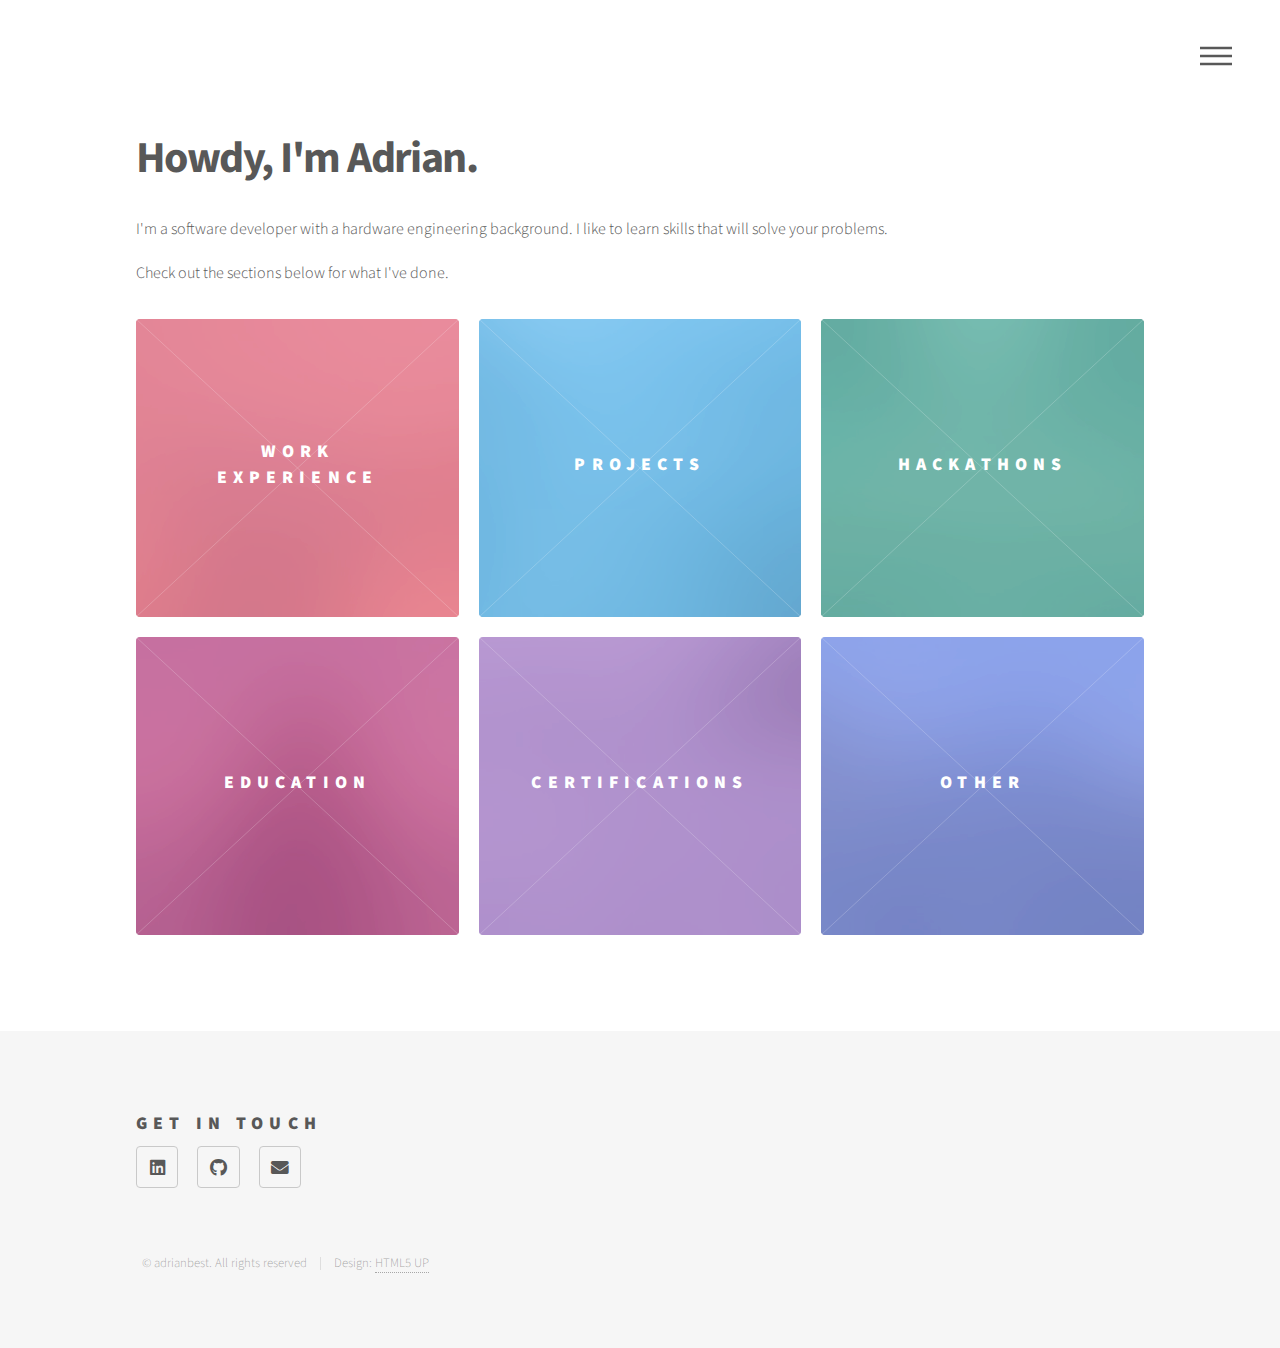
<file: index.html>
<!DOCTYPE HTML>
<!--
	Phantom by HTML5 UP
	html5up.net | @ajlkn
	Free for personal and commercial use under the CCA 3.0 license (html5up.net/license)
-->
<html>
	<head>
		<title>Adrian Best - Portfolio</title>
		<meta charset="utf-8" name="description" content="Adrian Best is a software developer with a variety of skills to solve your challenges." />
		<meta name="viewport" content="width=device-width, initial-scale=1, user-scalable=no" />
		<link rel="stylesheet" href="assets/css/main.css" />
		<noscript><link rel="stylesheet" href="assets/css/noscript.css" /></noscript>
	</head>
	<body class="is-preload">
		<!-- Wrapper -->
			<div id="wrapper">

				<!-- Header -->
					<header id="header">
						<div class="inner">
							<!-- Nav -->
								<nav>
									<ul>
										<li><a href="#menu">Menu</a></li>
									</ul>
								</nav>

						</div>
					</header>

				<!-- Menu -->
					<nav id="menu">
						<h2>Menu</h2>
						<ul>
							<li><a href="index.html">Home</a></li>
							<li><a href="aboutme.html">About Me</a></li>
							<li><a href="contact.html">Get In Touch</a></li>
						</ul>
					</nav>

				<!-- Main -->
					<div id="main">
						<div class="inner">
							<header>
								<h1>Howdy, I'm Adrian.<br /></h1>
								<p>I'm a software developer with a hardware engineering background. I like to learn skills that will solve your problems.</p>
								<p>Check out the sections below for what I've done.</p>
							</header>
							<section class="tiles">
								<article class="style1">
									<span class="image">
										<img src="images/pic01.jpg" alt="" />
									</span>
									<a href="work.html">
										<h2>Work<br >Experience</h2>
										<div class="content">
											<p>My industry experience.</p>
										</div>
									</a>
								</article>
								<article class="style2">
									<span class="image">
										<img src="images/pic02.jpg" alt="" />
									</span>
									<a href="projects.html">
										<h2>Projects</h2>
										<div class="content">
											<p>My collection of projects, small and large.</p>
										</div>
									</a>
								</article>
								<article class="style3">
									<span class="image">
										<img src="images/pic03.jpg" alt="" />
									</span>
									<a href="hackathons.html">
										<h2>Hackathons</h2>
										<div class="content">
											<p>Hackathons I have participated in and won.</p>
										</div>
									</a>
								</article>
								<article class="style4">
									<span class="image">
										<img src="images/pic04.jpg" alt="" />
									</span>
									<a href="education.html">
										<h2>Education</h2>
										<div class="content">
											<p>My university education.</p>
										</div>
									</a>
								</article>
								<article class="style5">
									<span class="image">
										<img src="images/pic05.jpg" alt="" />
									</span>
									<a href="certifications.html">
										<h2>Certifications</h2>
										<div class="content">
											<p>Certifications I have obtained or are working towards.</p>
										</div>
									</a>
								</article>
								<article class="style6">
									<span class="image">
										<img src="images/pic06.jpg" alt="" />
									</span>
									<a href="other.html">
										<h2>Other</h2>
										<div class="content">
											<p>Other content, such as extra-curriculars.</p>
										</div>
									</a>
								</article>
								
							</section>
						</div>
					</div>

				<!-- Footer -->
					<footer id="footer">
						<div class="inner">
							<section>
								<h2>Get in touch</h2>
								<ul class="icons">
									<li><a href="https://linkedin.com/in/adrian-best" target="_blank" class="icon brands style2 fa-linkedin"><span class="label">LinkedIn</span></a></li>
									<li><a href="https://github.com/adrian-best"  target="_blank"class="icon brands style2 fa-github"><span class="label">GitHub</span></a></li>
									<li><a href="mailto:adrian@mysix.com" class="icon solid style2 fa-envelope"><span class="label">Send email</span></a></li> 
								</ul>
							</section>
							<ul class="copyright">
								<li>&copy; adrianbest. All rights reserved</li><li>Design: <a href="http://html5up.net">HTML5 UP</a></li>
							</ul>
						</div>
					</footer>

			</div>

		<!-- Scripts -->
			<script src="assets/js/jquery.min.js"></script>
			<script src="assets/js/browser.min.js"></script>
			<script src="assets/js/breakpoints.min.js"></script>
			<script src="assets/js/util.js"></script>
			<script src="assets/js/main.js"></script>

	</body>
</html>
</file>
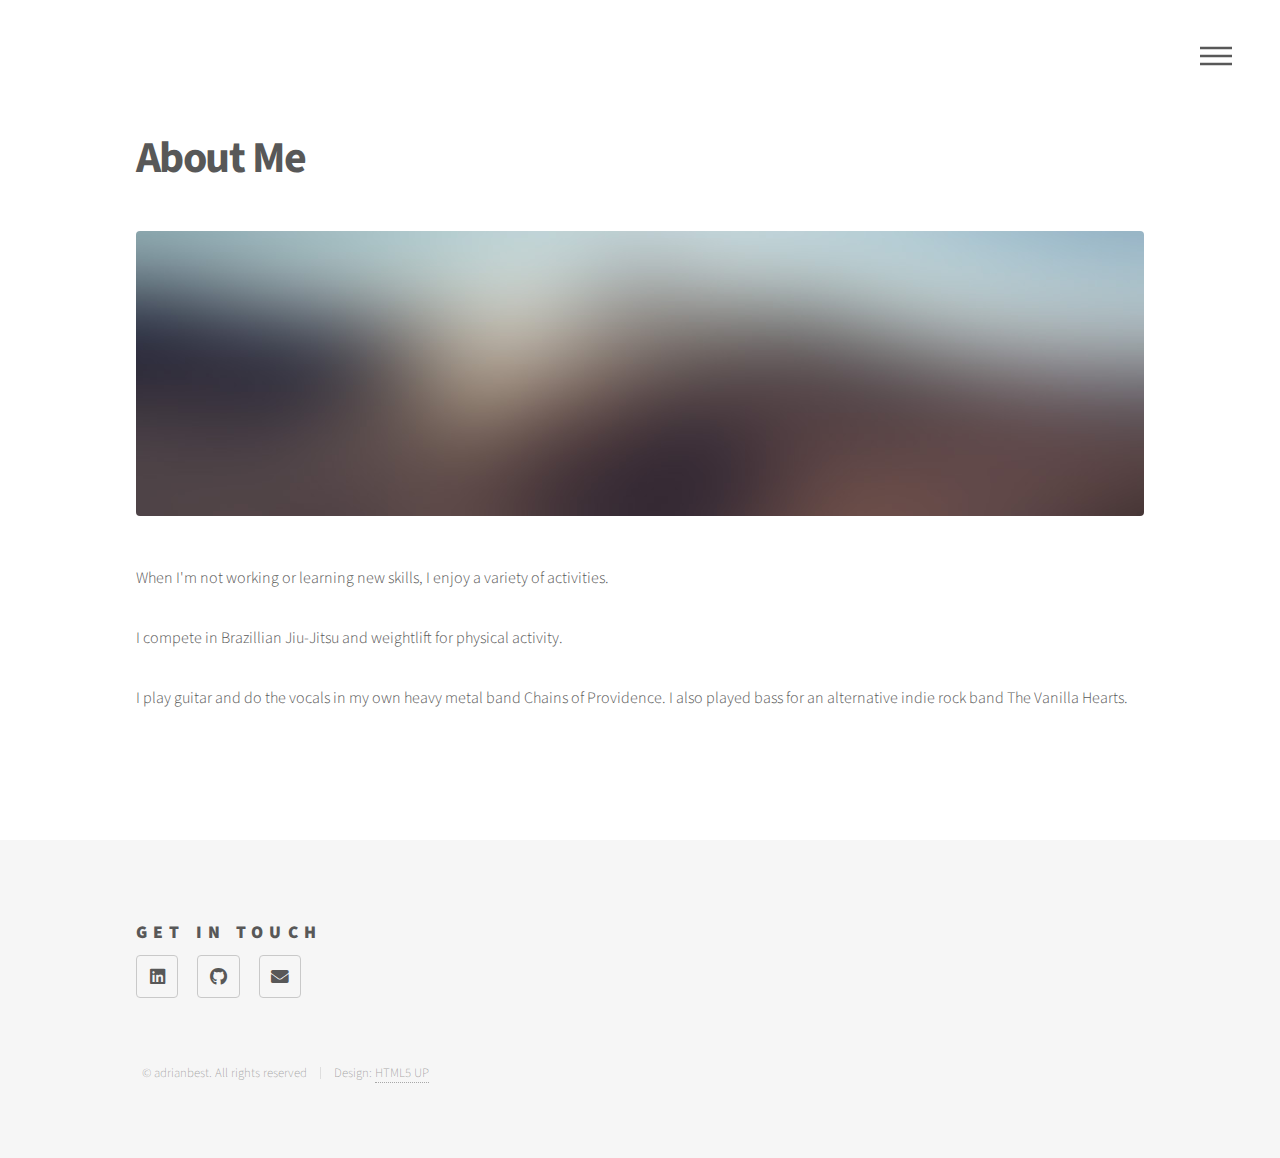
<file: aboutme.html>
<!DOCTYPE HTML>
<!--
	Phantom by HTML5 UP
	html5up.net | @ajlkn
	Free for personal and commercial use under the CCA 3.0 license (html5up.net/license)
-->
<html>
	<head>
		<title>Adrian Best - Portfolio</title>
		<meta charset="utf-8" name="description" content="Adrian Best is a software developer with a variety of skills to solve your challenges." />
		<meta name="viewport" content="width=device-width, initial-scale=1, user-scalable=no" />
		<link rel="stylesheet" href="assets/css/main.css" />
		<noscript><link rel="stylesheet" href="assets/css/noscript.css" /></noscript>
	</head>
	<body class="is-preload">
		<!-- Wrapper -->
			<div id="wrapper">

				<!-- Header -->
					<header id="header">
						<div class="inner">
							<!-- Nav -->
								<nav>
									<ul>
										<li><a href="#menu">Menu</a></li>
									</ul>
								</nav>

						</div>
					</header>

				<!-- Menu -->
					<nav id="menu">
						<h2>Menu</h2>
						<ul>
							<li><a href="index.html">Home</a></li>
							<li><a href="aboutme.html">About Me</a></li>
							<li><a href="contact.html">Get In Touch</a></li>
						</ul>
					</nav>

				<!-- Main -->
					<div id="main">
						<div class="inner">
							<h1>About Me</h1>
							<span class="image main"><img src="images/pic13.jpg" alt="" /></span>
							<p>When I'm not working or learning new skills, I enjoy a variety of activities.</p>
							<p>I compete in Brazillian Jiu-Jitsu and weightlift for physical activity.</p>
							<p>I play guitar and do the vocals in my own heavy metal band Chains of Providence. I also played bass for an alternative indie rock band The Vanilla Hearts.</p>	
						</div>
					</div>

				<!-- Footer -->
				<footer id="footer">
					<div class="inner">
						<section>
							<h2>Get in touch</h2>
							<ul class="icons">
								<li><a href="https://linkedin.com/in/adrian-best" target="_blank" class="icon brands style2 fa-linkedin"><span class="label">LinkedIn</span></a></li>
								<li><a href="https://github.com/adrian-best"  target="_blank"class="icon brands style2 fa-github"><span class="label">GitHub</span></a></li>
								<li><a href="mailto:adrian@mysix.com" class="icon solid style2 fa-envelope"><span class="label">Send email</span></a></li> 
							</ul>
						</section>
						<ul class="copyright">
							<li>&copy; adrianbest. All rights reserved</li><li>Design: <a href="http://html5up.net">HTML5 UP</a></li>
						</ul>
					</div>
				</footer>

			</div>

		<!-- Scripts -->
			<script src="assets/js/jquery.min.js"></script>
			<script src="assets/js/browser.min.js"></script>
			<script src="assets/js/breakpoints.min.js"></script>
			<script src="assets/js/util.js"></script>
			<script src="assets/js/main.js"></script>

	</body>
</html>
</file>
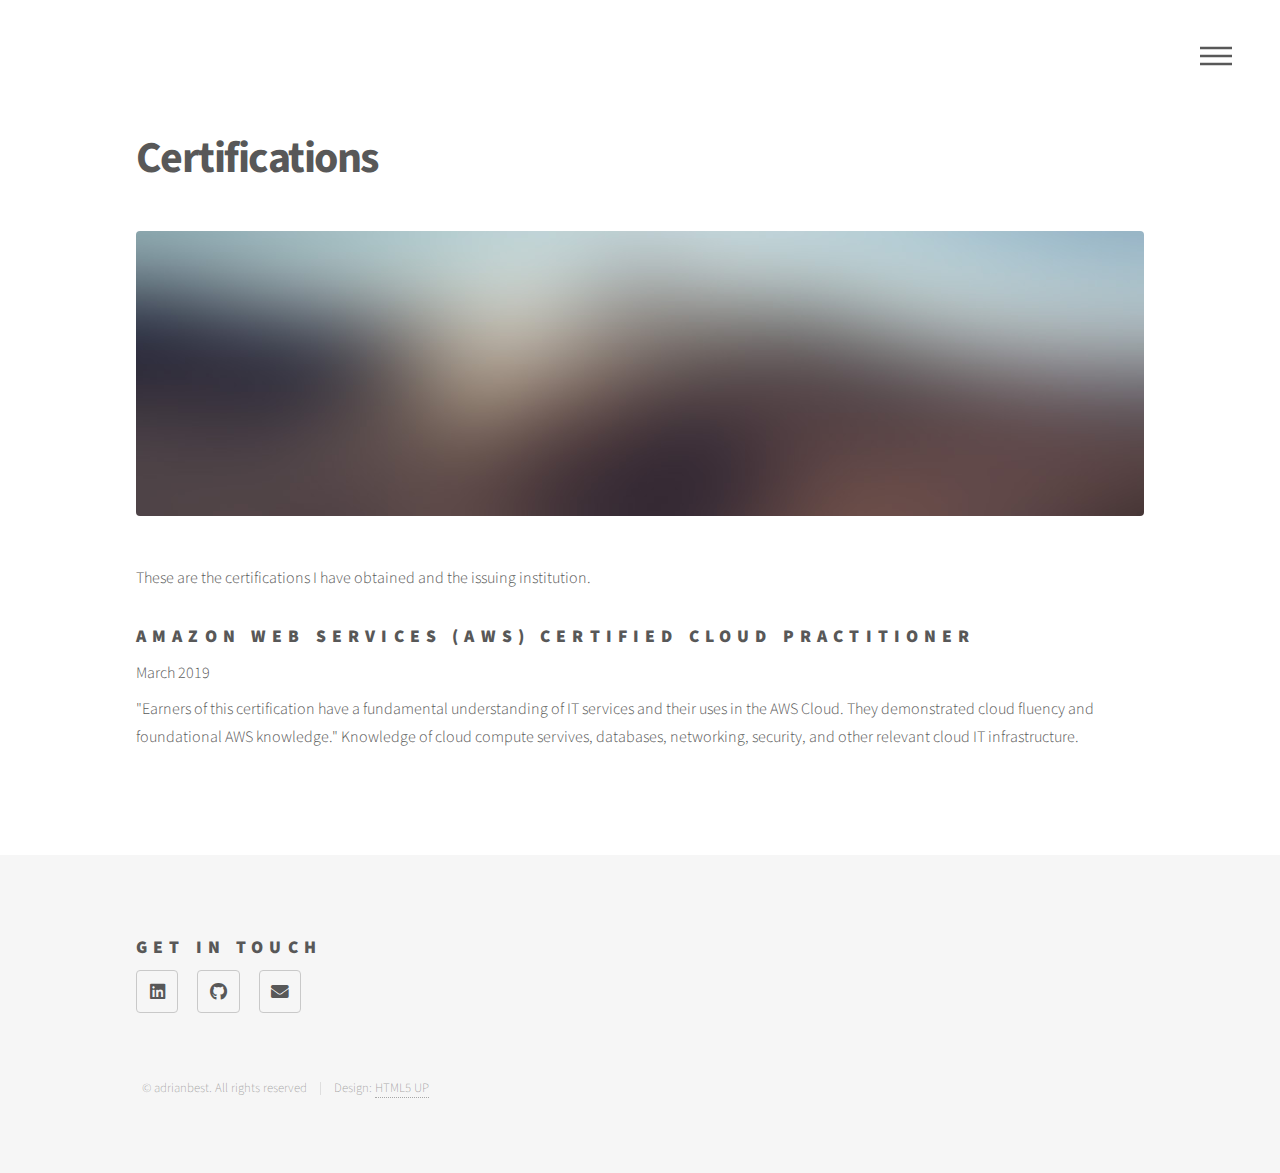
<file: certifications.html>
<!DOCTYPE HTML>
<!--
	Phantom by HTML5 UP
	html5up.net | @ajlkn
	Free for personal and commercial use under the CCA 3.0 license (html5up.net/license)
-->
<html>
	<head>
		<title>Adrian Best - Portfolio</title>
		<meta charset="utf-8" name="description" content="Adrian Best is a software developer with a variety of skills to solve your challenges." />
		<meta name="viewport" content="width=device-width, initial-scale=1, user-scalable=no" />
		<link rel="stylesheet" href="assets/css/main.css" />
		<noscript><link rel="stylesheet" href="assets/css/noscript.css" /></noscript>
	</head>
	<body class="is-preload">
		<!-- Wrapper -->
			<div id="wrapper">

				<!-- Header -->
					<header id="header">
						<div class="inner">
							<!-- Nav -->
								<nav>
									<ul>
										<li><a href="#menu">Menu</a></li>
									</ul>
								</nav>

						</div>
					</header>

				<!-- Menu -->
					<nav id="menu">
						<h2>Menu</h2>
						<ul>
							<li><a href="index.html">Home</a></li>				 
							<li><a href="aboutme.html">About Me</a></li>
							<li><a href="contact.html">Get In Touch</a></li>
						</ul>
					</nav>

				<!-- Main -->
					<div id="main">
						<div class="inner">
							<h1>Certifications</h1>
							<span class="image main"><img src="images/pic13.jpg" alt="" /></span>
							<p>These are the certifications I have obtained and the issuing institution.</p>	
							<h2>Amazon Web Services (AWS) Certified Cloud Practitioner</h2>
							<p class="list">March 2019</p>
							<p class="list">"Earners of this certification have a fundamental understanding of IT services and their uses in the AWS Cloud. They demonstrated cloud fluency and foundational AWS knowledge." Knowledge of cloud compute servives, databases, networking, security, and other relevant cloud IT infrastructure.</p>

						</div>
					</div>

				<!-- Footer -->
				<footer id="footer">
					<div class="inner">
						<section>
							<h2>Get in touch</h2>
							<ul class="icons">
								<li><a href="https://linkedin.com/in/adrian-best" target="_blank" class="icon brands style2 fa-linkedin"><span class="label">LinkedIn</span></a></li>
								<li><a href="https://github.com/adrian-best"  target="_blank"class="icon brands style2 fa-github"><span class="label">GitHub</span></a></li>
								<li><a href="mailto:adrian@mysix.com" class="icon solid style2 fa-envelope"><span class="label">Send email</span></a></li> 
							</ul>
						</section>
						<ul class="copyright">
							<li>&copy; adrianbest. All rights reserved</li><li>Design: <a href="http://html5up.net">HTML5 UP</a></li>
						</ul>
					</div>
				</footer>

			</div>

		<!-- Scripts -->
			<script src="assets/js/jquery.min.js"></script>
			<script src="assets/js/browser.min.js"></script>
			<script src="assets/js/breakpoints.min.js"></script>
			<script src="assets/js/util.js"></script>
			<script src="assets/js/main.js"></script>

	</body>
</html>
</file>
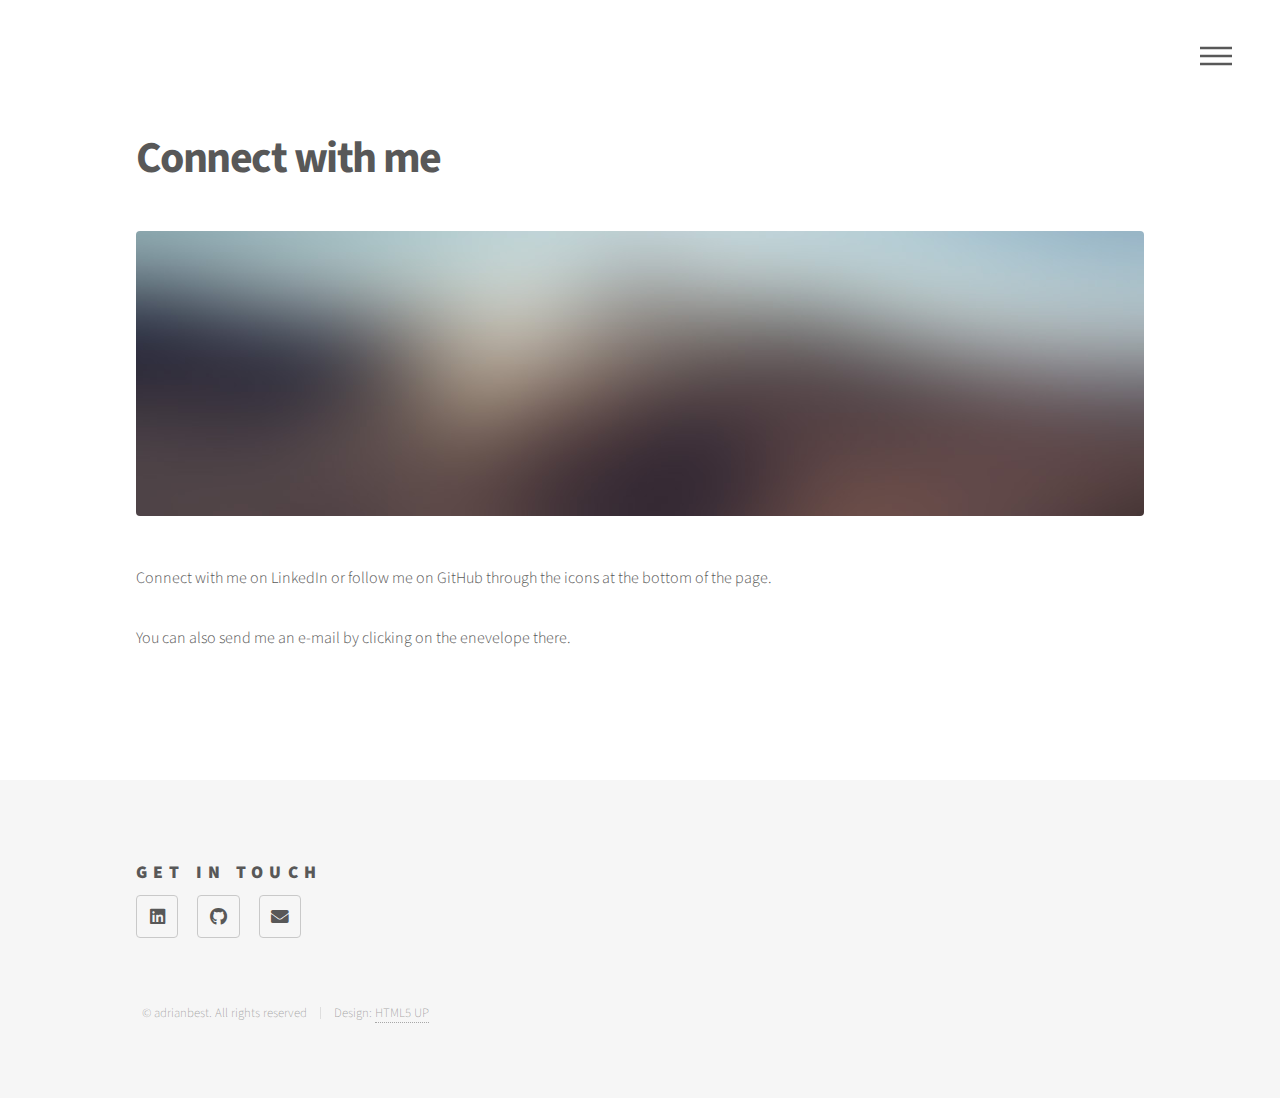
<file: contact.html>
<!DOCTYPE HTML>
<!--
	Phantom by HTML5 UP
	html5up.net | @ajlkn
	Free for personal and commercial use under the CCA 3.0 license (html5up.net/license)
-->
<html>
	<head>
		<title>Adrian Best - Portfolio</title>
		<meta charset="utf-8" name="description" content="Adrian Best is a software developer with a variety of skills to solve your challenges." />
		<meta name="viewport" content="width=device-width, initial-scale=1, user-scalable=no" />
		<link rel="stylesheet" href="assets/css/main.css" />
		<noscript><link rel="stylesheet" href="assets/css/noscript.css" /></noscript>
	</head>
	<body class="is-preload">
		<!-- Wrapper -->
			<div id="wrapper">

				<!-- Header -->
					<header id="header">
						<div class="inner">
							<!-- Nav -->
								<nav>
									<ul>
										<li><a href="#menu">Menu</a></li>
									</ul>
								</nav>

						</div>
					</header>

				<!-- Menu -->
					<nav id="menu">
						<h2>Menu</h2>
						<ul>
							<li><a href="index.html">Home</a></li>
							<li><a href="aboutme.html">About Me</a></li>
							<li><a href="contact.html">Get In Touch</a></li>
						</ul>
					</nav>

				<!-- Main -->
					<div id="main">
						<div class="inner">
							<h1>Connect with me</h1>
							<span class="image main"><img src="images/pic13.jpg" alt="" /></span>
							<p>Connect with me on LinkedIn or follow me on GitHub through the icons at the bottom of the page.</p>
							<p>You can also send me an e-mail by clicking on the enevelope there.</p>	
						</div>
					</div>

				<!-- Footer -->
				<footer id="footer">
					<div class="inner">
						<section>
							<h2>Get in touch</h2>
							<ul class="icons">
								<li><a href="https://linkedin.com/in/adrian-best" target="_blank" class="icon brands style2 fa-linkedin"><span class="label">LinkedIn</span></a></li>
								<li><a href="https://github.com/adrian-best"  target="_blank"class="icon brands style2 fa-github"><span class="label">GitHub</span></a></li>
								<li><a href="mailto:adrian@mysix.com" class="icon solid style2 fa-envelope"><span class="label">Send email</span></a></li> 
							</ul>
						</section>
						<ul class="copyright">
							<li>&copy; adrianbest. All rights reserved</li><li>Design: <a href="http://html5up.net">HTML5 UP</a></li>
						</ul>
					</div>
				</footer>

			</div>

		<!-- Scripts -->
			<script src="assets/js/jquery.min.js"></script>
			<script src="assets/js/browser.min.js"></script>
			<script src="assets/js/breakpoints.min.js"></script>
			<script src="assets/js/util.js"></script>
			<script src="assets/js/main.js"></script>

	</body>
</html>
</file>
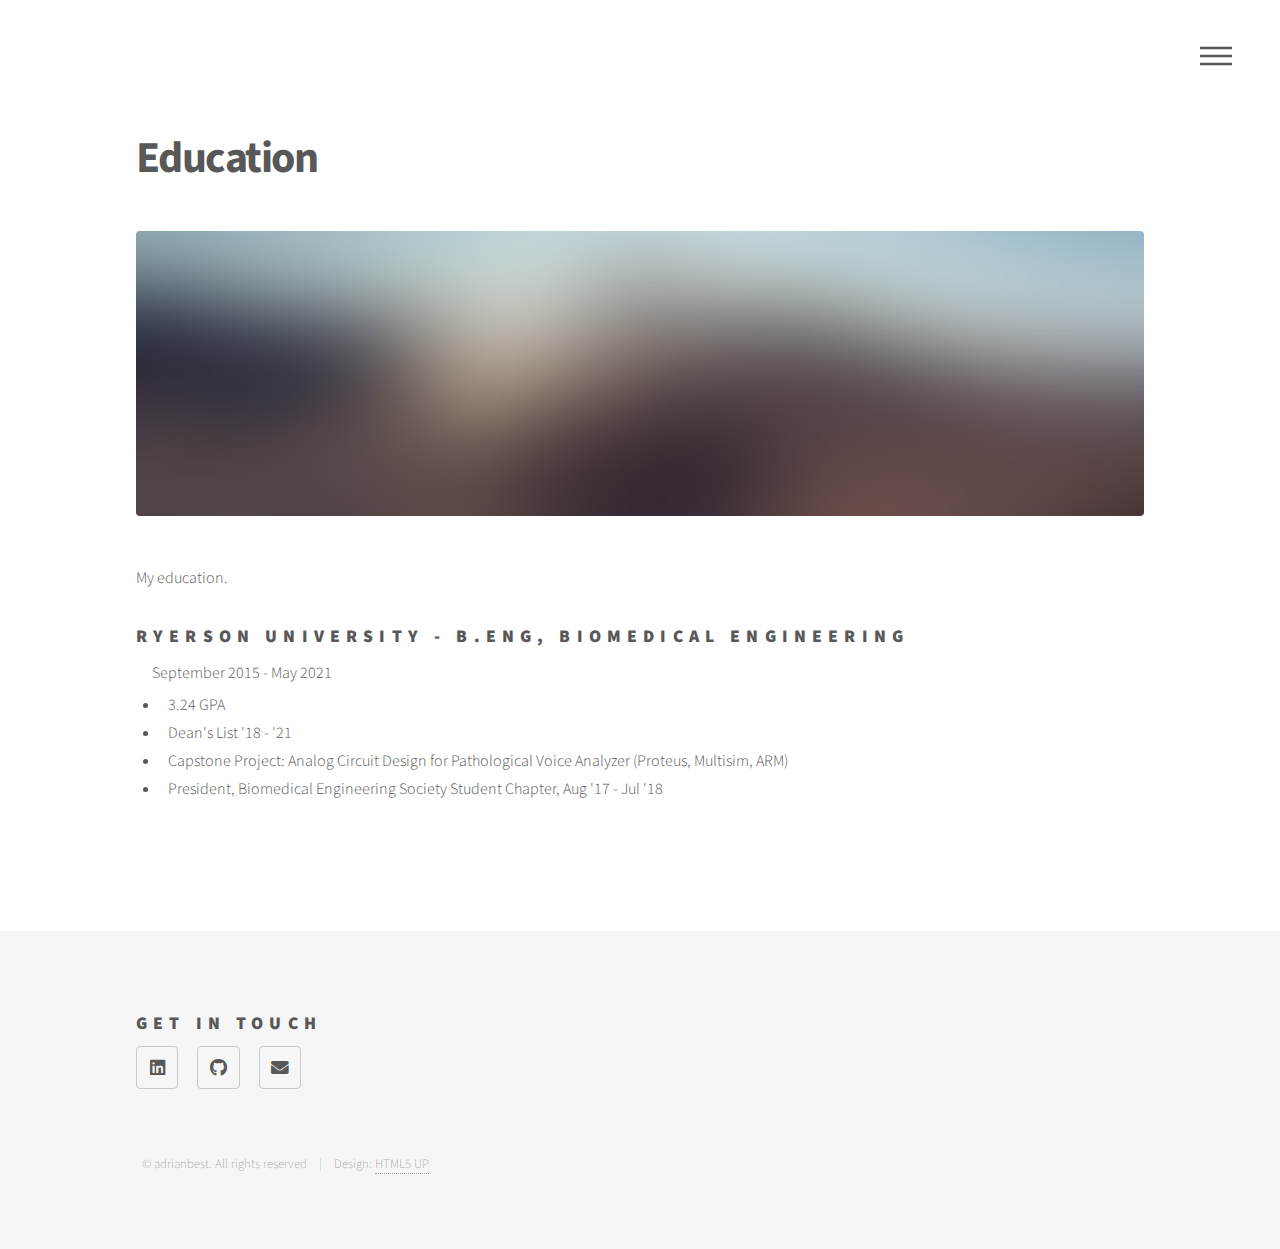
<file: education.html>
<!DOCTYPE HTML>
<!--
	Phantom by HTML5 UP
	html5up.net | @ajlkn
	Free for personal and commercial use under the CCA 3.0 license (html5up.net/license)
-->
<html>
	<head>
		<title>Adrian Best - Portfolio</title>
		<meta charset="utf-8" name="description" content="Adrian Best is a software developer with a variety of skills to solve your challenges." />
		<meta name="viewport" content="width=device-width, initial-scale=1, user-scalable=no" />
		<link rel="stylesheet" href="assets/css/main.css" />
		<noscript><link rel="stylesheet" href="assets/css/noscript.css" /></noscript>
	</head>
	<body class="is-preload">
		<!-- Wrapper -->
			<div id="wrapper">

				<!-- Header -->
					<header id="header">
						<div class="inner">
							<!-- Nav -->
								<nav>
									<ul>
										<li><a href="#menu">Menu</a></li>
									</ul>
								</nav>

						</div>
					</header>

				<!-- Menu -->
					<nav id="menu">
						<h2>Menu</h2>
						<ul>
							<li><a href="index.html">Home</a></li>
							<li><a href="aboutme.html">About Me</a></li>
							<li><a href="contact.html">Get In Touch</a></li>
						</ul>
					</nav>

				<!-- Main -->
					<div id="main">
						<div class="inner">
							<h1>Education</h1>
							<span class="image main"><img src="images/pic13.jpg" alt="" /></span>
							<p>My education.</p>
							<h2>Ryerson University - B.Eng, Biomedical Engineering</h2>
							<p class = hackathons>September 2015 - May 2021</p>
							<ul>
								<li>3.24 GPA</li>
								<li>Dean's List '18 - '21</li>
								<li>Capstone Project: Analog Circuit Design for Pathological Voice Analyzer (Proteus, Multisim, ARM)</li>
								<li>President, Biomedical Engineering Society Student Chapter, Aug '17 - Jul '18</li>
							</ul>
						</div>
					</div>

				<!-- Footer -->
				<footer id="footer">
					<div class="inner">
						<section>
							<h2>Get in touch</h2>
							<ul class="icons">
								<li><a href="https://linkedin.com/in/adrian-best" target="_blank" class="icon brands style2 fa-linkedin"><span class="label">LinkedIn</span></a></li>
								<li><a href="https://github.com/adrian-best"  target="_blank"class="icon brands style2 fa-github"><span class="label">GitHub</span></a></li>
								<li><a href="mailto:adrian@mysix.com" class="icon solid style2 fa-envelope"><span class="label">Send email</span></a></li> 
							</ul>
						</section>
						<ul class="copyright">
							<li>&copy; adrianbest. All rights reserved</li><li>Design: <a href="http://html5up.net">HTML5 UP</a></li>
						</ul>
					</div>
				</footer>

			</div>

		<!-- Scripts -->
			<script src="assets/js/jquery.min.js"></script>
			<script src="assets/js/browser.min.js"></script>
			<script src="assets/js/breakpoints.min.js"></script>
			<script src="assets/js/util.js"></script>
			<script src="assets/js/main.js"></script>

	</body>
</html>
</file>
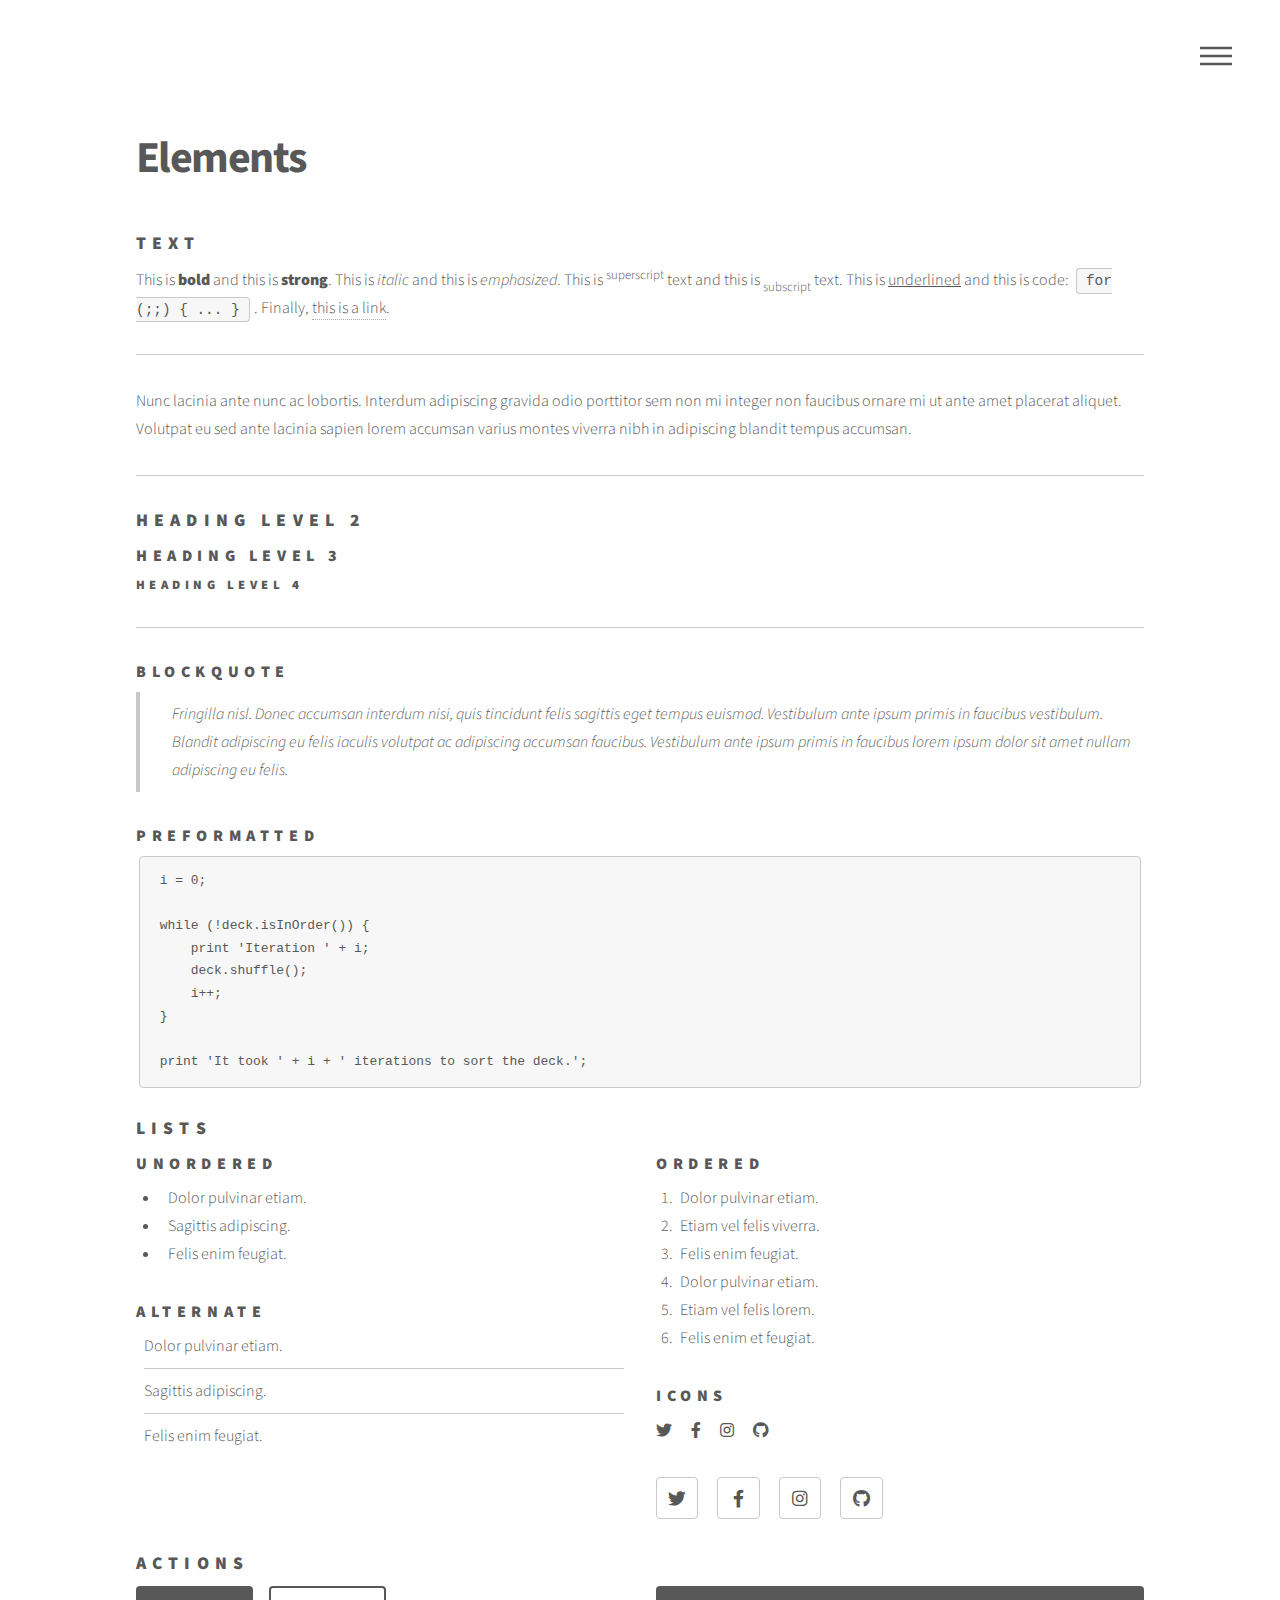
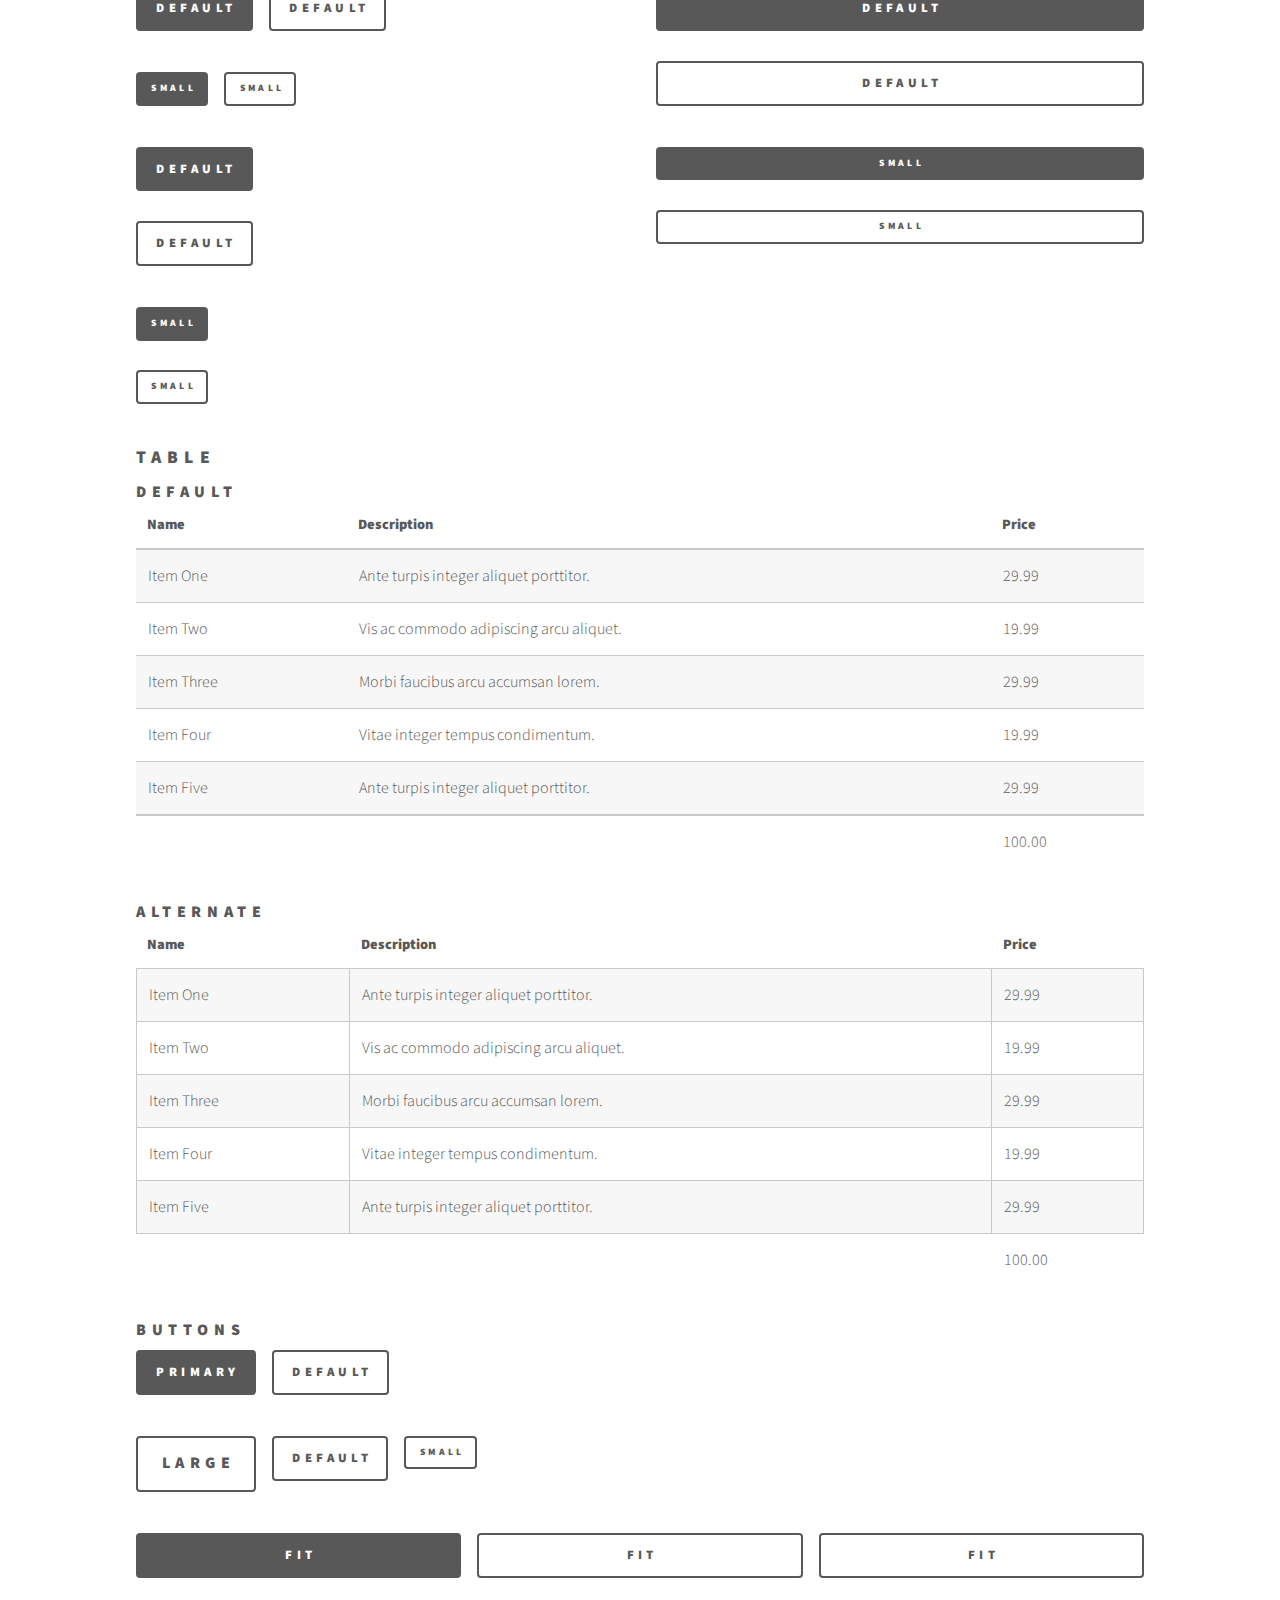
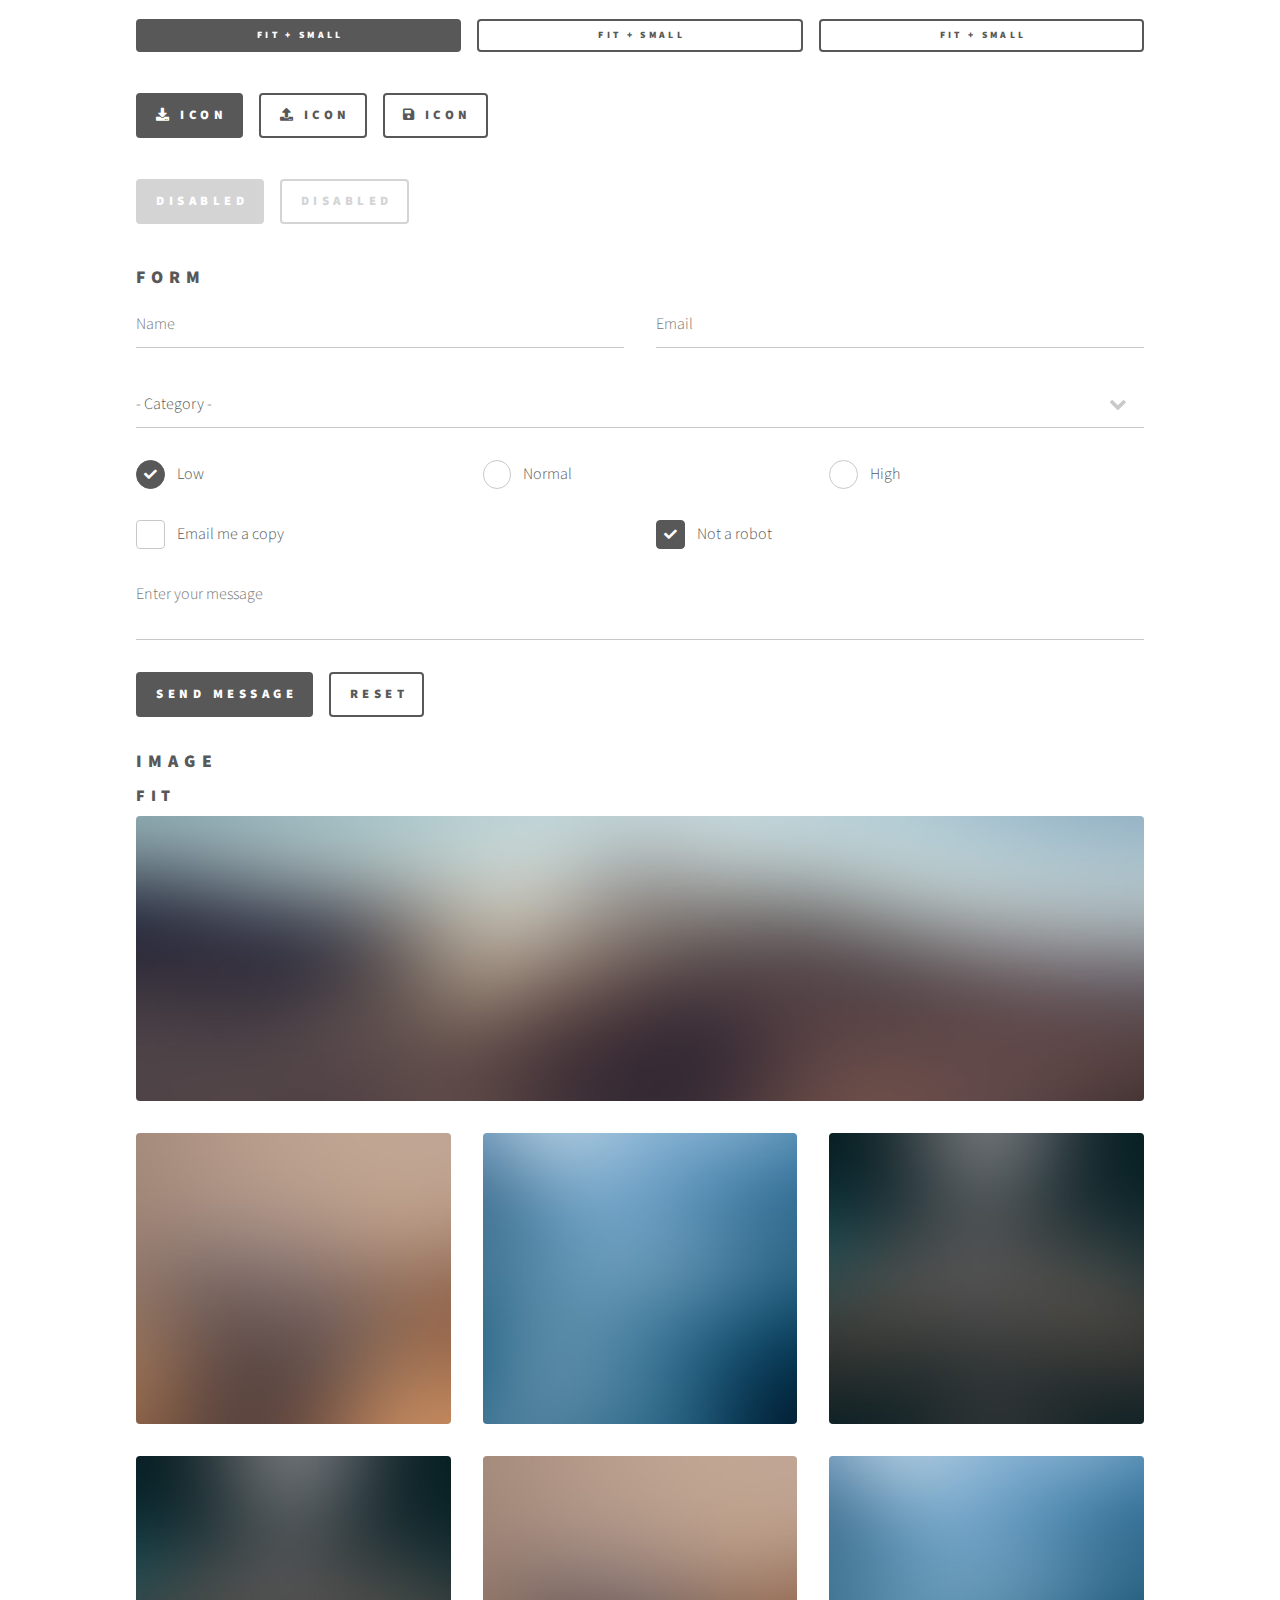
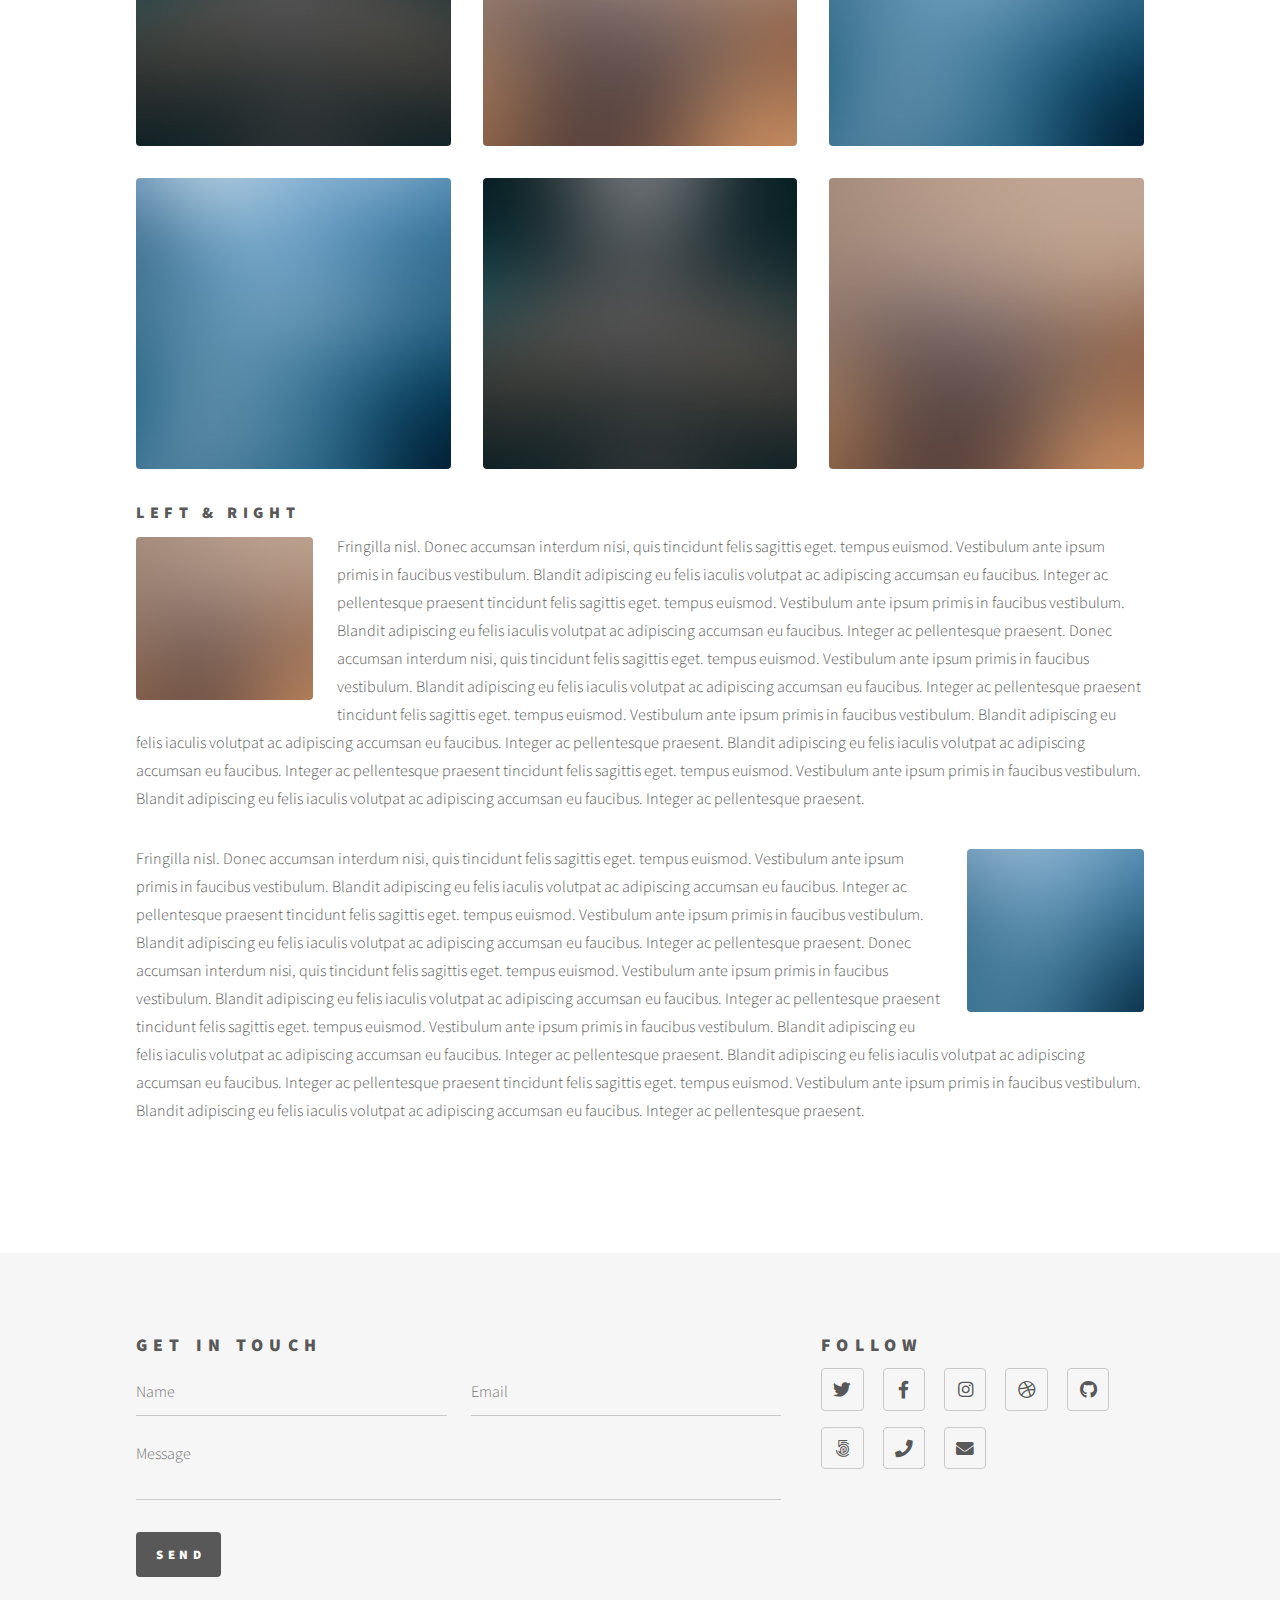
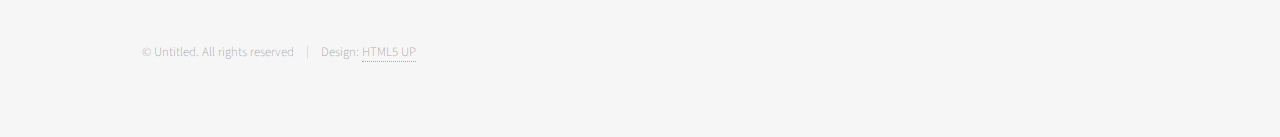
<file: elements.html>
<!DOCTYPE HTML>
<!--
	Phantom by HTML5 UP
	html5up.net | @ajlkn
	Free for personal and commercial use under the CCA 3.0 license (html5up.net/license)
-->
<html>
	<head>
		<title>Elements - Phantom by HTML5 UP</title>
		<meta charset="utf-8" />
		<meta name="viewport" content="width=device-width, initial-scale=1, user-scalable=no" />
		<link rel="stylesheet" href="assets/css/main.css" />
		<noscript><link rel="stylesheet" href="assets/css/noscript.css" /></noscript>
	</head>
	<body class="is-preload">
		<!-- Wrapper -->
			<div id="wrapper">

				<!-- Header -->
					<header id="header">
						<div class="inner">

							
							<!-- Logo 
								<a href="index.html" class="logo">
									<span class="symbol"><img src="images/logo.svg" alt="" /></span><span class="title">Phantom</span>
								</a>
							-->

							<!-- Nav -->
								<nav>
									<ul>
										<li><a href="#menu">Menu</a></li>
									</ul>
								</nav>

						</div>
					</header>

				<!-- Menu -->
					<nav id="menu">
						<h2>Menu</h2>
						<ul>
							<li><a href="index.html">Home</a></li>
							<li><a href="generic.html">Ipsum veroeros</a></li>
							<li><a href="generic.html">Tempus etiam</a></li>
							<li><a href="generic.html">Consequat dolor</a></li>
							<li><a href="elements.html">Elements</a></li>
						</ul>
					</nav>

				<!-- Main -->
					<div id="main">
						<div class="inner">
							<h1>Elements</h1>

							<!-- Text -->
								<section>
									<h2>Text</h2>
									<p>This is <b>bold</b> and this is <strong>strong</strong>. This is <i>italic</i> and this is <em>emphasized</em>.
									This is <sup>superscript</sup> text and this is <sub>subscript</sub> text.
									This is <u>underlined</u> and this is code: <code>for (;;) { ... }</code>. Finally, <a href="#">this is a link</a>.</p>
									<hr />
									<p>Nunc lacinia ante nunc ac lobortis. Interdum adipiscing gravida odio porttitor sem non mi integer non faucibus ornare mi ut ante amet placerat aliquet. Volutpat eu sed ante lacinia sapien lorem accumsan varius montes viverra nibh in adipiscing blandit tempus accumsan.</p>
									<hr />
									<h2>Heading Level 2</h2>
									<h3>Heading Level 3</h3>
									<h4>Heading Level 4</h4>
									<hr />
									<h3>Blockquote</h3>
									<blockquote>Fringilla nisl. Donec accumsan interdum nisi, quis tincidunt felis sagittis eget tempus euismod. Vestibulum ante ipsum primis in faucibus vestibulum. Blandit adipiscing eu felis iaculis volutpat ac adipiscing accumsan faucibus. Vestibulum ante ipsum primis in faucibus lorem ipsum dolor sit amet nullam adipiscing eu felis.</blockquote>
									<h3>Preformatted</h3>
									<pre><code>i = 0;

while (!deck.isInOrder()) {
    print 'Iteration ' + i;
    deck.shuffle();
    i++;
}

print 'It took ' + i + ' iterations to sort the deck.';</code></pre>
								</section>

							<!-- Lists -->
								<section>
									<h2>Lists</h2>
									<div class="row">
										<div class="col-6 col-12-medium">
											<h3>Unordered</h3>
											<ul>
												<li>Dolor pulvinar etiam.</li>
												<li>Sagittis adipiscing.</li>
												<li>Felis enim feugiat.</li>
											</ul>
											<h3>Alternate</h3>
											<ul class="alt">
												<li>Dolor pulvinar etiam.</li>
												<li>Sagittis adipiscing.</li>
												<li>Felis enim feugiat.</li>
											</ul>
										</div>
										<div class="col-6 col-12-medium">
											<h3>Ordered</h3>
											<ol>
												<li>Dolor pulvinar etiam.</li>
												<li>Etiam vel felis viverra.</li>
												<li>Felis enim feugiat.</li>
												<li>Dolor pulvinar etiam.</li>
												<li>Etiam vel felis lorem.</li>
												<li>Felis enim et feugiat.</li>
											</ol>
											<h3>Icons</h3>
											<ul class="icons">
												<li><a href="#" class="icon brands style1 fa-twitter"><span class="label">Twitter</span></a></li>
												<li><a href="#" class="icon brands style1 fa-facebook-f"><span class="label">Facebook</span></a></li>
												<li><a href="#" class="icon brands style1 fa-instagram"><span class="label">Instagram</span></a></li>
												<li><a href="#" class="icon brands style1 fa-github"><span class="label">Github</span></a></li>
											</ul>
											<ul class="icons">
												<li><a href="#" class="icon brands style2 fa-twitter"><span class="label">Twitter</span></a></li>
												<li><a href="#" class="icon brands style2 fa-facebook-f"><span class="label">Facebook</span></a></li>
												<li><a href="#" class="icon brands style2 fa-instagram"><span class="label">Instagram</span></a></li>
												<li><a href="#" class="icon brands style2 fa-github"><span class="label">Github</span></a></li>
											</ul>
										</div>
									</div>
									<h2>Actions</h2>
									<div class="row">
										<div class="col-6 col-12-medium">
											<ul class="actions">
												<li><a href="#" class="button primary">Default</a></li>
												<li><a href="#" class="button">Default</a></li>
											</ul>
											<ul class="actions small">
												<li><a href="#" class="button primary small">Small</a></li>
												<li><a href="#" class="button small">Small</a></li>
											</ul>
											<ul class="actions stacked">
												<li><a href="#" class="button primary">Default</a></li>
												<li><a href="#" class="button">Default</a></li>
											</ul>
											<ul class="actions stacked">
												<li><a href="#" class="button primary small">Small</a></li>
												<li><a href="#" class="button small">Small</a></li>
											</ul>
										</div>
										<div class="col-6 col-12-medium">
											<ul class="actions stacked">
												<li><a href="#" class="button primary fit">Default</a></li>
												<li><a href="#" class="button fit">Default</a></li>
											</ul>
											<ul class="actions stacked">
												<li><a href="#" class="button primary small fit">Small</a></li>
												<li><a href="#" class="button small fit">Small</a></li>
											</ul>
										</div>
									</div>
								</section>

							<!-- Table -->
								<section>
									<h2>Table</h2>
									<h3>Default</h3>
									<div class="table-wrapper">
										<table>
											<thead>
												<tr>
													<th>Name</th>
													<th>Description</th>
													<th>Price</th>
												</tr>
											</thead>
											<tbody>
												<tr>
													<td>Item One</td>
													<td>Ante turpis integer aliquet porttitor.</td>
													<td>29.99</td>
												</tr>
												<tr>
													<td>Item Two</td>
													<td>Vis ac commodo adipiscing arcu aliquet.</td>
													<td>19.99</td>
												</tr>
												<tr>
													<td>Item Three</td>
													<td> Morbi faucibus arcu accumsan lorem.</td>
													<td>29.99</td>
												</tr>
												<tr>
													<td>Item Four</td>
													<td>Vitae integer tempus condimentum.</td>
													<td>19.99</td>
												</tr>
												<tr>
													<td>Item Five</td>
													<td>Ante turpis integer aliquet porttitor.</td>
													<td>29.99</td>
												</tr>
											</tbody>
											<tfoot>
												<tr>
													<td colspan="2"></td>
													<td>100.00</td>
												</tr>
											</tfoot>
										</table>
									</div>

									<h3>Alternate</h3>
									<div class="table-wrapper">
										<table class="alt">
											<thead>
												<tr>
													<th>Name</th>
													<th>Description</th>
													<th>Price</th>
												</tr>
											</thead>
											<tbody>
												<tr>
													<td>Item One</td>
													<td>Ante turpis integer aliquet porttitor.</td>
													<td>29.99</td>
												</tr>
												<tr>
													<td>Item Two</td>
													<td>Vis ac commodo adipiscing arcu aliquet.</td>
													<td>19.99</td>
												</tr>
												<tr>
													<td>Item Three</td>
													<td> Morbi faucibus arcu accumsan lorem.</td>
													<td>29.99</td>
												</tr>
												<tr>
													<td>Item Four</td>
													<td>Vitae integer tempus condimentum.</td>
													<td>19.99</td>
												</tr>
												<tr>
													<td>Item Five</td>
													<td>Ante turpis integer aliquet porttitor.</td>
													<td>29.99</td>
												</tr>
											</tbody>
											<tfoot>
												<tr>
													<td colspan="2"></td>
													<td>100.00</td>
												</tr>
											</tfoot>
										</table>
									</div>
								</section>

							<!-- Buttons -->
								<section>
									<h3>Buttons</h3>
									<ul class="actions">
										<li><a href="#" class="button primary">Primary</a></li>
										<li><a href="#" class="button">Default</a></li>
									</ul>
									<ul class="actions">
										<li><a href="#" class="button large">Large</a></li>
										<li><a href="#" class="button">Default</a></li>
										<li><a href="#" class="button small">Small</a></li>
									</ul>
									<ul class="actions fit">
										<li><a href="#" class="button primary fit">Fit</a></li>
										<li><a href="#" class="button fit">Fit</a></li>
										<li><a href="#" class="button fit">Fit</a></li>
									</ul>
									<ul class="actions fit small">
										<li><a href="#" class="button primary fit small">Fit + Small</a></li>
										<li><a href="#" class="button fit small">Fit + Small</a></li>
										<li><a href="#" class="button fit small">Fit + Small</a></li>
									</ul>
									<ul class="actions">
										<li><a href="#" class="button primary icon solid fa-download">Icon</a></li>
										<li><a href="#" class="button icon solid fa-upload">Icon</a></li>
										<li><a href="#" class="button icon solid fa-save">Icon</a></li>
									</ul>
									<ul class="actions">
										<li><span class="button primary disabled">Disabled</span></li>
										<li><span class="button disabled">Disabled</span></li>
									</ul>
								</section>

							<!-- Form -->
								<section>
									<h2>Form</h2>
									<form method="post" action="#">
										<div class="row gtr-uniform">
											<div class="col-6 col-12-xsmall">
												<input type="text" name="demo-name" id="demo-name" value="" placeholder="Name" />
											</div>
											<div class="col-6 col-12-xsmall">
												<input type="email" name="demo-email" id="demo-email" value="" placeholder="Email" />
											</div>
											<div class="col-12">
												<select name="demo-category" id="demo-category">
													<option value="">- Category -</option>
													<option value="1">Manufacturing</option>
													<option value="1">Shipping</option>
													<option value="1">Administration</option>
													<option value="1">Human Resources</option>
												</select>
											</div>
											<div class="col-4 col-12-small">
												<input type="radio" id="demo-priority-low" name="demo-priority" checked>
												<label for="demo-priority-low">Low</label>
											</div>
											<div class="col-4 col-12-small">
												<input type="radio" id="demo-priority-normal" name="demo-priority">
												<label for="demo-priority-normal">Normal</label>
											</div>
											<div class="col-4 col-12-small">
												<input type="radio" id="demo-priority-high" name="demo-priority">
												<label for="demo-priority-high">High</label>
											</div>
											<div class="col-6 col-12-small">
												<input type="checkbox" id="demo-copy" name="demo-copy">
												<label for="demo-copy">Email me a copy</label>
											</div>
											<div class="col-6 col-12-small">
												<input type="checkbox" id="demo-human" name="demo-human" checked>
												<label for="demo-human">Not a robot</label>
											</div>
											<div class="col-12">
												<textarea name="demo-message" id="demo-message" placeholder="Enter your message" rows="6"></textarea>
											</div>
											<div class="col-12">
												<ul class="actions">
													<li><input type="submit" value="Send Message" class="primary" /></li>
													<li><input type="reset" value="Reset" /></li>
												</ul>
											</div>
										</div>
									</form>
								</section>

							<!-- Image -->
								<section>
									<h2>Image</h2>
									<h3>Fit</h3>
									<div class="box alt">
										<div class="row gtr-uniform">
											<div class="col-12"><span class="image fit"><img src="images/pic13.jpg" alt="" /></span></div>
											<div class="col-4"><span class="image fit"><img src="images/pic01.jpg" alt="" /></span></div>
											<div class="col-4"><span class="image fit"><img src="images/pic02.jpg" alt="" /></span></div>
											<div class="col-4"><span class="image fit"><img src="images/pic03.jpg" alt="" /></span></div>
											<div class="col-4"><span class="image fit"><img src="images/pic03.jpg" alt="" /></span></div>
											<div class="col-4"><span class="image fit"><img src="images/pic01.jpg" alt="" /></span></div>
											<div class="col-4"><span class="image fit"><img src="images/pic02.jpg" alt="" /></span></div>
											<div class="col-4"><span class="image fit"><img src="images/pic02.jpg" alt="" /></span></div>
											<div class="col-4"><span class="image fit"><img src="images/pic03.jpg" alt="" /></span></div>
											<div class="col-4"><span class="image fit"><img src="images/pic01.jpg" alt="" /></span></div>
										</div>
									</div>
									<h3>Left &amp; Right</h3>
									<p><span class="image left"><img src="images/pic14.jpg" alt="" /></span>Fringilla nisl. Donec accumsan interdum nisi, quis tincidunt felis sagittis eget. tempus euismod. Vestibulum ante ipsum primis in faucibus vestibulum. Blandit adipiscing eu felis iaculis volutpat ac adipiscing accumsan eu faucibus. Integer ac pellentesque praesent tincidunt felis sagittis eget. tempus euismod. Vestibulum ante ipsum primis in faucibus vestibulum. Blandit adipiscing eu felis iaculis volutpat ac adipiscing accumsan eu faucibus. Integer ac pellentesque praesent. Donec accumsan interdum nisi, quis tincidunt felis sagittis eget. tempus euismod. Vestibulum ante ipsum primis in faucibus vestibulum. Blandit adipiscing eu felis iaculis volutpat ac adipiscing accumsan eu faucibus. Integer ac pellentesque praesent tincidunt felis sagittis eget. tempus euismod. Vestibulum ante ipsum primis in faucibus vestibulum. Blandit adipiscing eu felis iaculis volutpat ac adipiscing accumsan eu faucibus. Integer ac pellentesque praesent. Blandit adipiscing eu felis iaculis volutpat ac adipiscing accumsan eu faucibus. Integer ac pellentesque praesent tincidunt felis sagittis eget. tempus euismod. Vestibulum ante ipsum primis in faucibus vestibulum. Blandit adipiscing eu felis iaculis volutpat ac adipiscing accumsan eu faucibus. Integer ac pellentesque praesent.</p>
									<p><span class="image right"><img src="images/pic15.jpg" alt="" /></span>Fringilla nisl. Donec accumsan interdum nisi, quis tincidunt felis sagittis eget. tempus euismod. Vestibulum ante ipsum primis in faucibus vestibulum. Blandit adipiscing eu felis iaculis volutpat ac adipiscing accumsan eu faucibus. Integer ac pellentesque praesent tincidunt felis sagittis eget. tempus euismod. Vestibulum ante ipsum primis in faucibus vestibulum. Blandit adipiscing eu felis iaculis volutpat ac adipiscing accumsan eu faucibus. Integer ac pellentesque praesent. Donec accumsan interdum nisi, quis tincidunt felis sagittis eget. tempus euismod. Vestibulum ante ipsum primis in faucibus vestibulum. Blandit adipiscing eu felis iaculis volutpat ac adipiscing accumsan eu faucibus. Integer ac pellentesque praesent tincidunt felis sagittis eget. tempus euismod. Vestibulum ante ipsum primis in faucibus vestibulum. Blandit adipiscing eu felis iaculis volutpat ac adipiscing accumsan eu faucibus. Integer ac pellentesque praesent. Blandit adipiscing eu felis iaculis volutpat ac adipiscing accumsan eu faucibus. Integer ac pellentesque praesent tincidunt felis sagittis eget. tempus euismod. Vestibulum ante ipsum primis in faucibus vestibulum. Blandit adipiscing eu felis iaculis volutpat ac adipiscing accumsan eu faucibus. Integer ac pellentesque praesent.</p>
								</section>

						</div>
					</div>

				<!-- Footer -->
					<footer id="footer">
						<div class="inner">
							<section>
								<h2>Get in touch</h2>
								<form method="post" action="#">
									<div class="fields">
										<div class="field half">
											<input type="text" name="name" id="name" placeholder="Name" />
										</div>
										<div class="field half">
											<input type="email" name="email" id="email" placeholder="Email" />
										</div>
										<div class="field">
											<textarea name="message" id="message" placeholder="Message"></textarea>
										</div>
									</div>
									<ul class="actions">
										<li><input type="submit" value="Send" class="primary" /></li>
									</ul>
								</form>
							</section>
							<section>
								<h2>Follow</h2>
								<ul class="icons">
									<li><a href="#" class="icon brands style2 fa-twitter"><span class="label">Twitter</span></a></li>
									<li><a href="#" class="icon brands style2 fa-facebook-f"><span class="label">Facebook</span></a></li>
									<li><a href="#" class="icon brands style2 fa-instagram"><span class="label">Instagram</span></a></li>
									<li><a href="#" class="icon brands style2 fa-dribbble"><span class="label">Dribbble</span></a></li>
									<li><a href="#" class="icon brands style2 fa-github"><span class="label">GitHub</span></a></li>
									<li><a href="#" class="icon brands style2 fa-500px"><span class="label">500px</span></a></li>
									<li><a href="#" class="icon solid style2 fa-phone"><span class="label">Phone</span></a></li>
									<li><a href="#" class="icon solid style2 fa-envelope"><span class="label">Email</span></a></li>
								</ul>
							</section>
							<ul class="copyright">
								<li>&copy; Untitled. All rights reserved</li><li>Design: <a href="http://html5up.net">HTML5 UP</a></li>
							</ul>
						</div>
					</footer>

			</div>

		<!-- Scripts -->
			<script src="assets/js/jquery.min.js"></script>
			<script src="assets/js/browser.min.js"></script>
			<script src="assets/js/breakpoints.min.js"></script>
			<script src="assets/js/util.js"></script>
			<script src="assets/js/main.js"></script>

	</body>
</html>
</file>
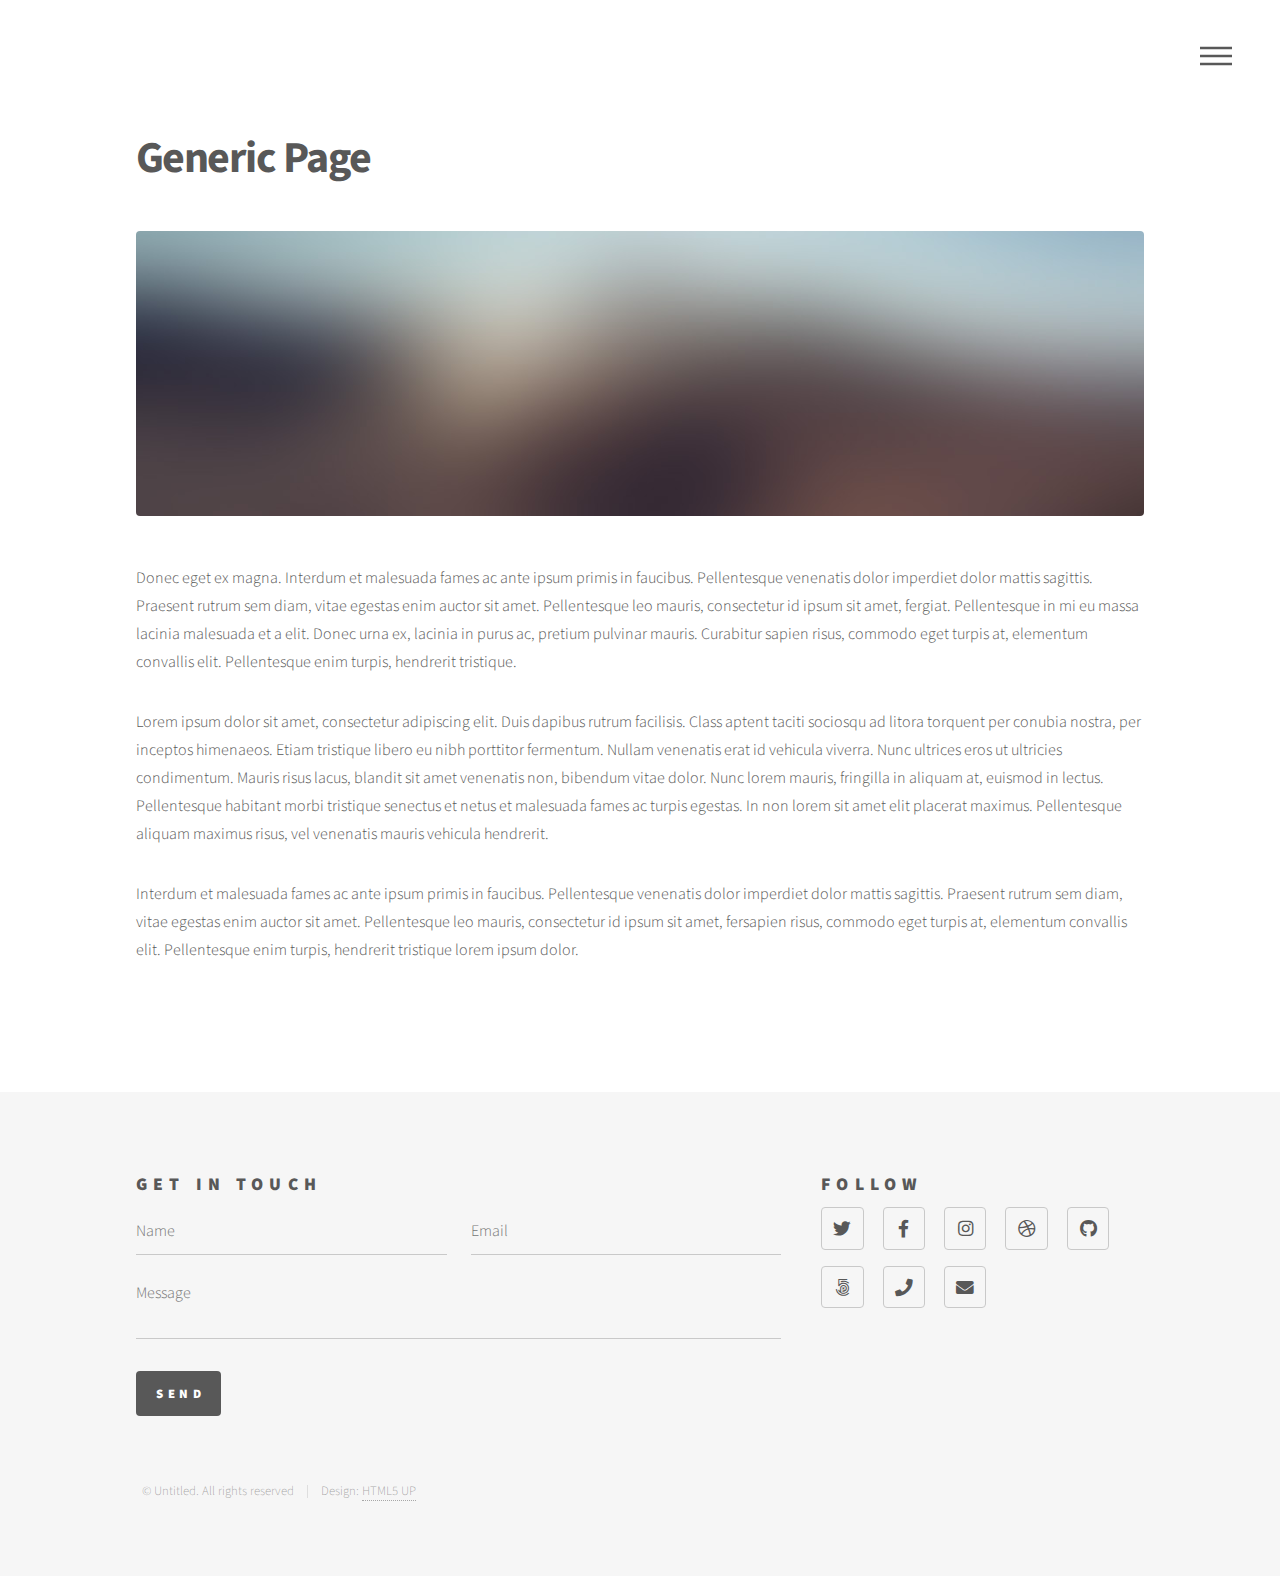
<file: generic.html>
<!DOCTYPE HTML>
<!--
	Phantom by HTML5 UP
	html5up.net | @ajlkn
	Free for personal and commercial use under the CCA 3.0 license (html5up.net/license)
-->
<html>
	<head>
		<title>Generic - Phantom by HTML5 UP</title>
		<meta charset="utf-8" />
		<meta name="viewport" content="width=device-width, initial-scale=1, user-scalable=no" />
		<link rel="stylesheet" href="assets/css/main.css" />
		<noscript><link rel="stylesheet" href="assets/css/noscript.css" /></noscript>
	</head>
	<body class="is-preload">
		<!-- Wrapper -->
			<div id="wrapper">

				<!-- Header -->
					<header id="header">
						<div class="inner">

							<!-- Logo 
								<a href="index.html" class="logo">
									<span class="symbol"><img src="images/logo.svg" alt="" /></span><span class="title">Phantom</span>
								</a>
							-->

							<!-- Nav -->
								<nav>
									<ul>
										<li><a href="#menu">Menu</a></li>
									</ul>
								</nav>

						</div>
					</header>

				<!-- Menu -->
					<nav id="menu">
						<h2>Menu</h2>
						<ul>
							<li><a href="index.html">Home</a></li>
							<li><a href="generic.html">Ipsum veroeros</a></li>
							<li><a href="generic.html">Tempus etiam</a></li>
							<li><a href="generic.html">Consequat dolor</a></li>
							<li><a href="elements.html">Elements</a></li>
						</ul>
					</nav>

				<!-- Main -->
					<div id="main">
						<div class="inner">
							<h1>Generic Page</h1>
							<span class="image main"><img src="images/pic13.jpg" alt="" /></span>
							<p>Donec eget ex magna. Interdum et malesuada fames ac ante ipsum primis in faucibus. Pellentesque venenatis dolor imperdiet dolor mattis sagittis. Praesent rutrum sem diam, vitae egestas enim auctor sit amet. Pellentesque leo mauris, consectetur id ipsum sit amet, fergiat. Pellentesque in mi eu massa lacinia malesuada et a elit. Donec urna ex, lacinia in purus ac, pretium pulvinar mauris. Curabitur sapien risus, commodo eget turpis at, elementum convallis elit. Pellentesque enim turpis, hendrerit tristique.</p>
							<p>Lorem ipsum dolor sit amet, consectetur adipiscing elit. Duis dapibus rutrum facilisis. Class aptent taciti sociosqu ad litora torquent per conubia nostra, per inceptos himenaeos. Etiam tristique libero eu nibh porttitor fermentum. Nullam venenatis erat id vehicula viverra. Nunc ultrices eros ut ultricies condimentum. Mauris risus lacus, blandit sit amet venenatis non, bibendum vitae dolor. Nunc lorem mauris, fringilla in aliquam at, euismod in lectus. Pellentesque habitant morbi tristique senectus et netus et malesuada fames ac turpis egestas. In non lorem sit amet elit placerat maximus. Pellentesque aliquam maximus risus, vel venenatis mauris vehicula hendrerit.</p>
							<p>Interdum et malesuada fames ac ante ipsum primis in faucibus. Pellentesque venenatis dolor imperdiet dolor mattis sagittis. Praesent rutrum sem diam, vitae egestas enim auctor sit amet. Pellentesque leo mauris, consectetur id ipsum sit amet, fersapien risus, commodo eget turpis at, elementum convallis elit. Pellentesque enim turpis, hendrerit tristique lorem ipsum dolor.</p>
						</div>
					</div>

				<!-- Footer -->
					<footer id="footer">
						<div class="inner">
							<section>
								<h2>Get in touch</h2>
								<form method="post" action="#">
									<div class="fields">
										<div class="field half">
											<input type="text" name="name" id="name" placeholder="Name" />
										</div>
										<div class="field half">
											<input type="email" name="email" id="email" placeholder="Email" />
										</div>
										<div class="field">
											<textarea name="message" id="message" placeholder="Message"></textarea>
										</div>
									</div>
									<ul class="actions">
										<li><input type="submit" value="Send" class="primary" /></li>
									</ul>
								</form>
							</section>
							<section>
								<h2>Follow</h2>
								<ul class="icons">
									<li><a href="#" class="icon brands style2 fa-twitter"><span class="label">Twitter</span></a></li>
									<li><a href="#" class="icon brands style2 fa-facebook-f"><span class="label">Facebook</span></a></li>
									<li><a href="#" class="icon brands style2 fa-instagram"><span class="label">Instagram</span></a></li>
									<li><a href="#" class="icon brands style2 fa-dribbble"><span class="label">Dribbble</span></a></li>
									<li><a href="#" class="icon brands style2 fa-github"><span class="label">GitHub</span></a></li>
									<li><a href="#" class="icon brands style2 fa-500px"><span class="label">500px</span></a></li>
									<li><a href="#" class="icon solid style2 fa-phone"><span class="label">Phone</span></a></li>
									<li><a href="#" class="icon solid style2 fa-envelope"><span class="label">Email</span></a></li>
								</ul>
							</section>
							<ul class="copyright">
								<li>&copy; Untitled. All rights reserved</li><li>Design: <a href="http://html5up.net">HTML5 UP</a></li>
							</ul>
						</div>
					</footer>

			</div>

		<!-- Scripts -->
			<script src="assets/js/jquery.min.js"></script>
			<script src="assets/js/browser.min.js"></script>
			<script src="assets/js/breakpoints.min.js"></script>
			<script src="assets/js/util.js"></script>
			<script src="assets/js/main.js"></script>

	</body>
</html>
</file>
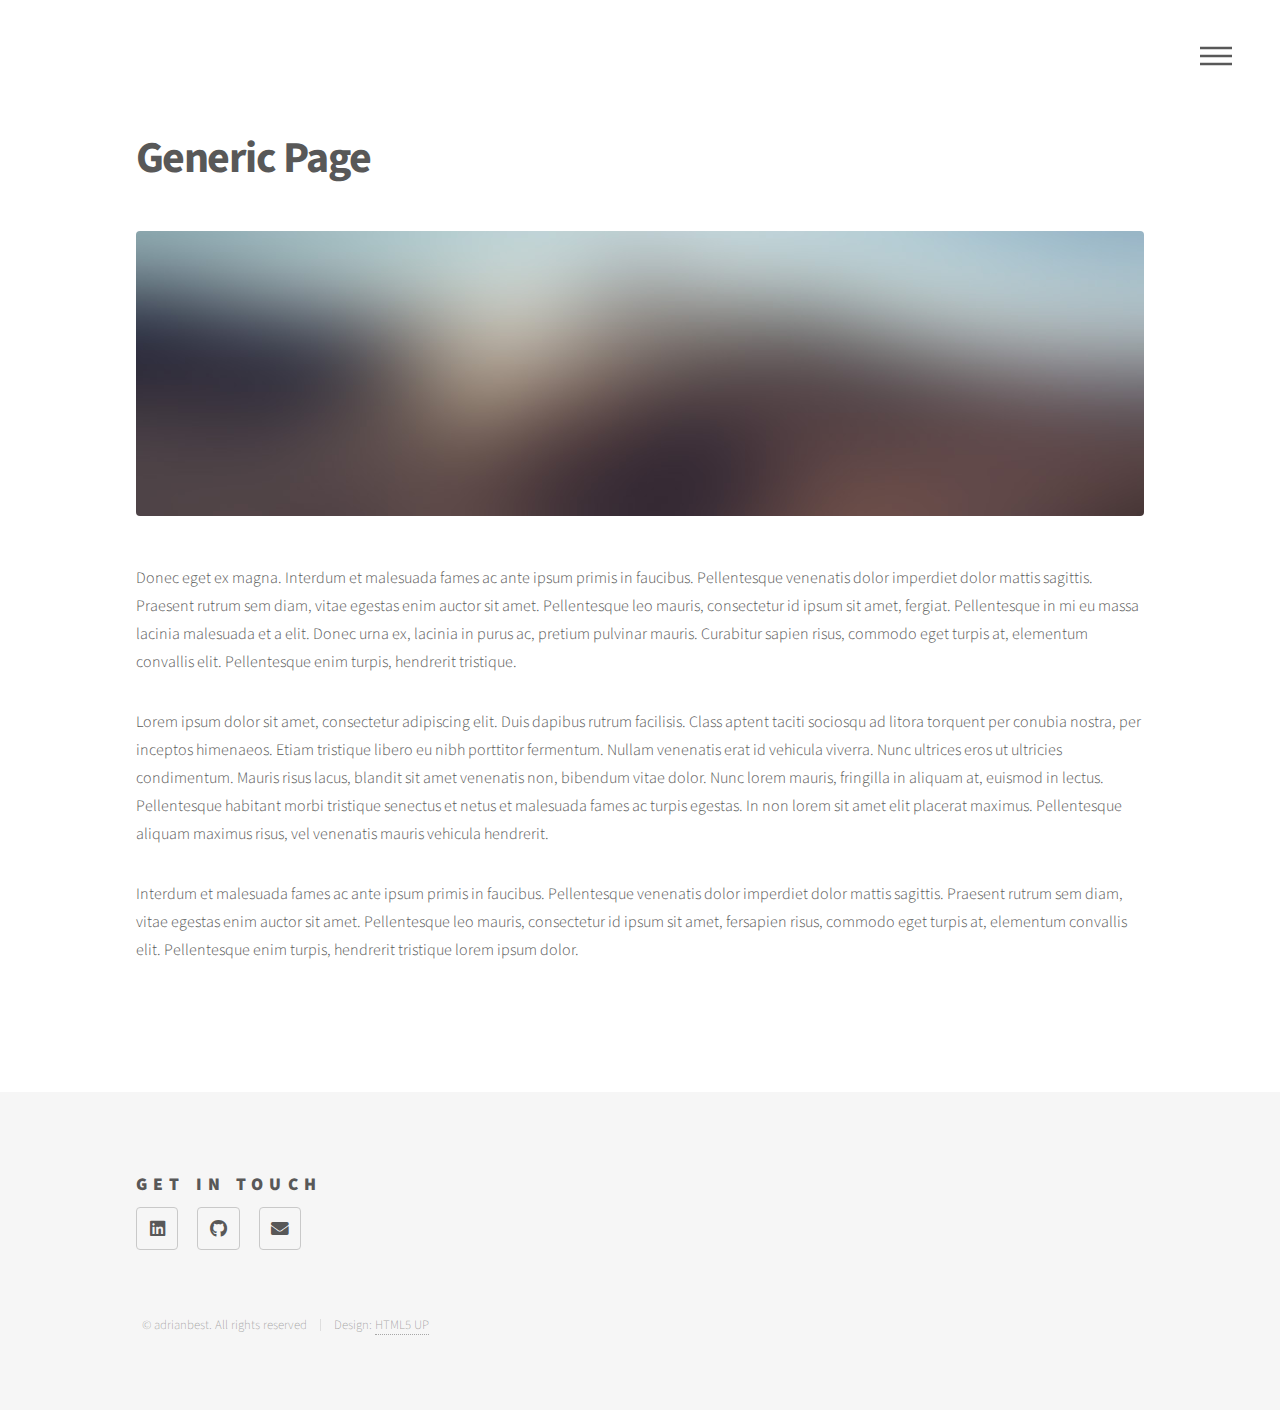
<file: getintouch.html>
<!DOCTYPE HTML>
<!--
	Phantom by HTML5 UP
	html5up.net | @ajlkn
	Free for personal and commercial use under the CCA 3.0 license (html5up.net/license)
-->
<html>
	<head>
		<title>Adrian Best - Portfolio</title>
		<meta charset="utf-8" name="description" content="Adrian Best is a software developer with a variety of skills to solve your challenges." />
		<meta name="viewport" content="width=device-width, initial-scale=1, user-scalable=no" />
		<link rel="stylesheet" href="assets/css/main.css" />
		<noscript><link rel="stylesheet" href="assets/css/noscript.css" /></noscript>
	</head>
	<body class="is-preload">
		<!-- Wrapper -->
			<div id="wrapper">

				<!-- Header -->
					<header id="header">
						<div class="inner">
							<!-- Nav -->
								<nav>
									<ul>
										<li><a href="#menu">Menu</a></li>
									</ul>
								</nav>

						</div>
					</header>

				<!-- Menu -->
					<nav id="menu">
						<h2>Menu</h2>
						<ul>
							<li><a href="index.html">Home</a></li>
							 
							<li><a href="aboutme.html">About Me</a></li>
							<li><a href="contact.html">Get In Touch</a></li>
						</ul>
					</nav>

				<!-- Main -->
					<div id="main">
						<div class="inner">
							<h1>Generic Page</h1>
							<span class="image main"><img src="images/pic13.jpg" alt="" /></span>
							<p>Donec eget ex magna. Interdum et malesuada fames ac ante ipsum primis in faucibus. Pellentesque venenatis dolor imperdiet dolor mattis sagittis. Praesent rutrum sem diam, vitae egestas enim auctor sit amet. Pellentesque leo mauris, consectetur id ipsum sit amet, fergiat. Pellentesque in mi eu massa lacinia malesuada et a elit. Donec urna ex, lacinia in purus ac, pretium pulvinar mauris. Curabitur sapien risus, commodo eget turpis at, elementum convallis elit. Pellentesque enim turpis, hendrerit tristique.</p>
							<p>Lorem ipsum dolor sit amet, consectetur adipiscing elit. Duis dapibus rutrum facilisis. Class aptent taciti sociosqu ad litora torquent per conubia nostra, per inceptos himenaeos. Etiam tristique libero eu nibh porttitor fermentum. Nullam venenatis erat id vehicula viverra. Nunc ultrices eros ut ultricies condimentum. Mauris risus lacus, blandit sit amet venenatis non, bibendum vitae dolor. Nunc lorem mauris, fringilla in aliquam at, euismod in lectus. Pellentesque habitant morbi tristique senectus et netus et malesuada fames ac turpis egestas. In non lorem sit amet elit placerat maximus. Pellentesque aliquam maximus risus, vel venenatis mauris vehicula hendrerit.</p>
							<p>Interdum et malesuada fames ac ante ipsum primis in faucibus. Pellentesque venenatis dolor imperdiet dolor mattis sagittis. Praesent rutrum sem diam, vitae egestas enim auctor sit amet. Pellentesque leo mauris, consectetur id ipsum sit amet, fersapien risus, commodo eget turpis at, elementum convallis elit. Pellentesque enim turpis, hendrerit tristique lorem ipsum dolor.</p>
						</div>
					</div>

				<!-- Footer -->
				<footer id="footer">
					<div class="inner">
						<section>
							<h2>Get in touch</h2>
							<ul class="icons">
								<li><a href="https://linkedin.com/in/adrian-best" target="_blank" class="icon brands style2 fa-linkedin"><span class="label">LinkedIn</span></a></li>
								<li><a href="https://github.com/adrian-best"  target="_blank"class="icon brands style2 fa-github"><span class="label">GitHub</span></a></li>
								<li><a href="mailto:adrian@mysix.com" class="icon solid style2 fa-envelope"><span class="label">Send email</span></a></li> 
							</ul>
						</section>
						<ul class="copyright">
							<li>&copy; adrianbest. All rights reserved</li><li>Design: <a href="http://html5up.net">HTML5 UP</a></li>
						</ul>
					</div>
				</footer>

			</div>

		<!-- Scripts -->
			<script src="assets/js/jquery.min.js"></script>
			<script src="assets/js/browser.min.js"></script>
			<script src="assets/js/breakpoints.min.js"></script>
			<script src="assets/js/util.js"></script>
			<script src="assets/js/main.js"></script>

	</body>
</html>
</file>
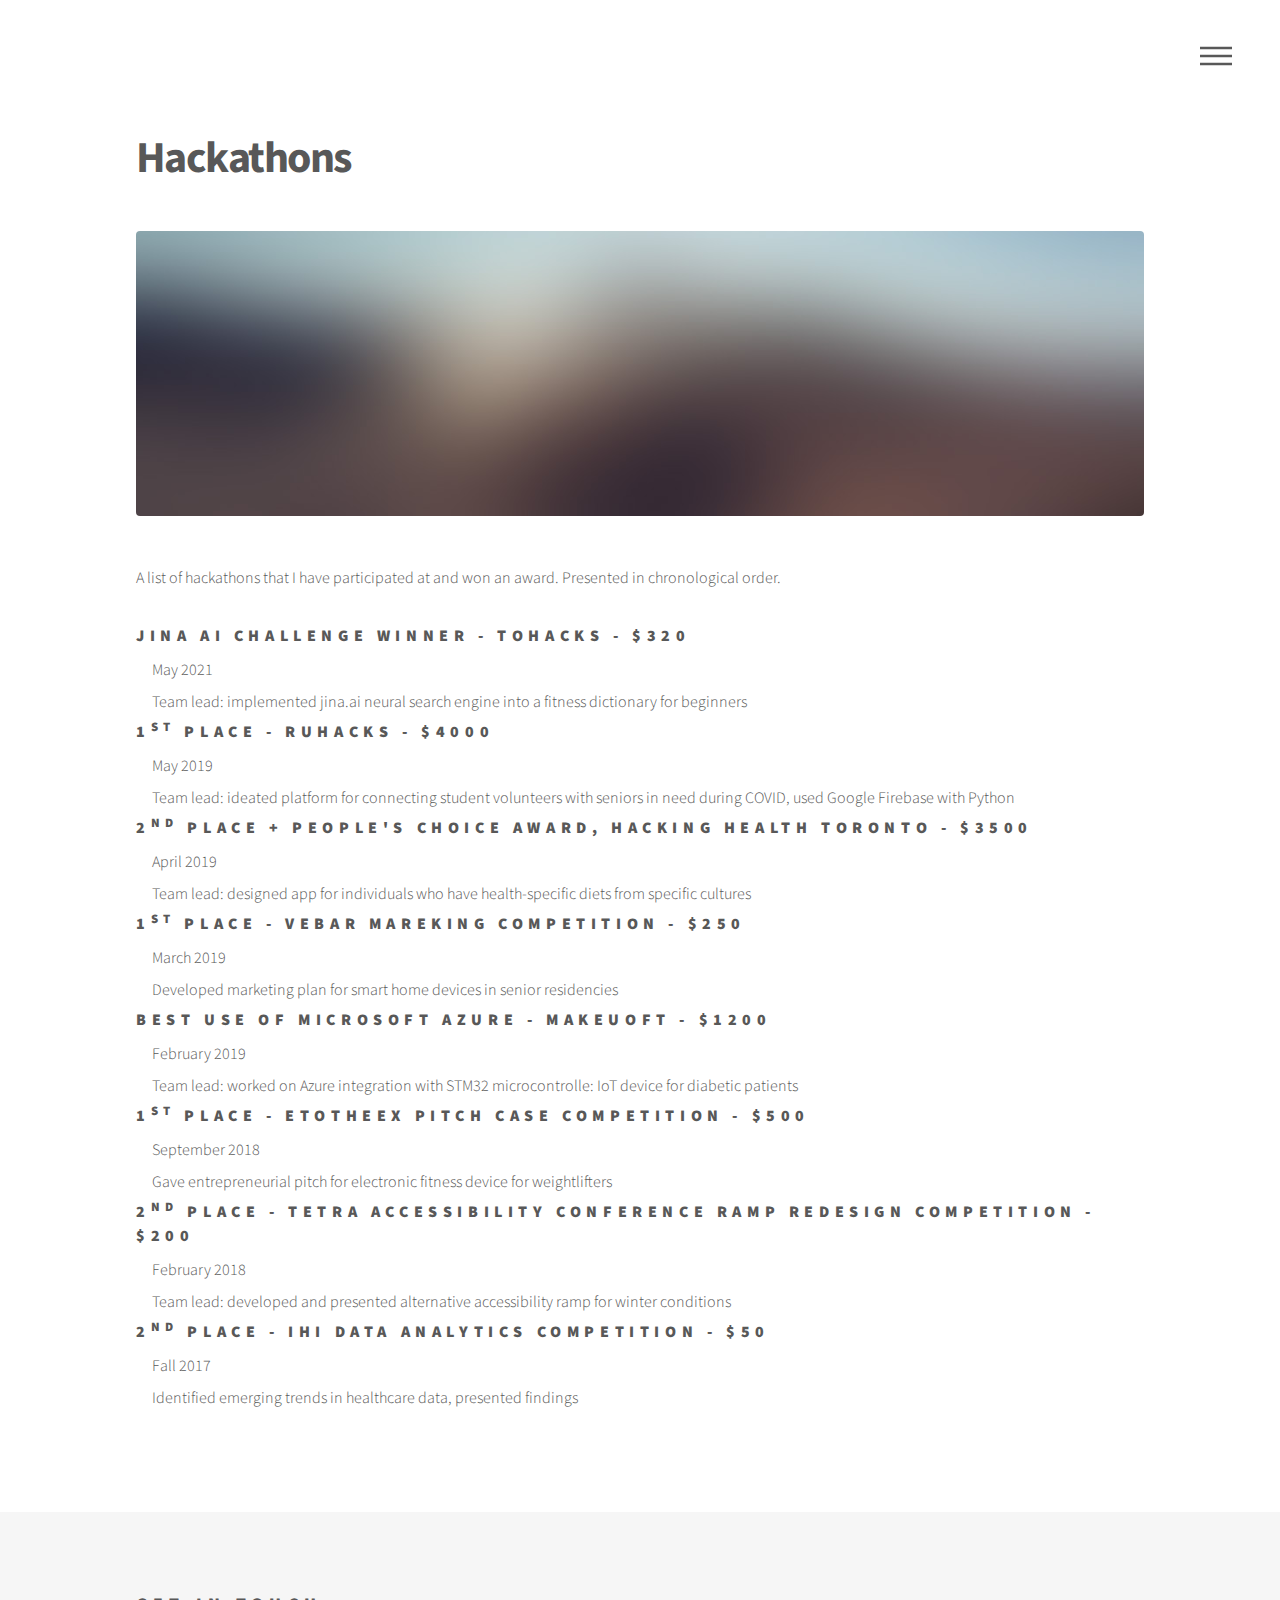
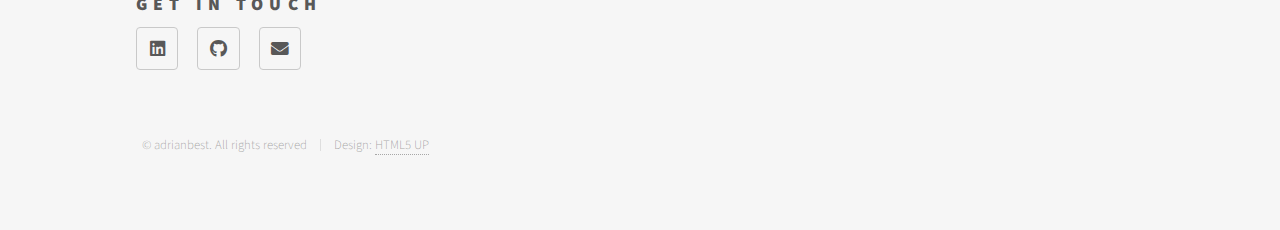
<file: hackathons.html>
<!DOCTYPE HTML>
<!--
	Phantom by HTML5 UP
	html5up.net | @ajlkn
	Free for personal and commercial use under the CCA 3.0 license (html5up.net/license)
-->
<html>
	<head>
		<title>Adrian Best - Portfolio</title>
		<meta charset="utf-8" name="description" content="Adrian Best is a software developer with a variety of skills to solve your challenges." />
		<meta name="viewport" content="width=device-width, initial-scale=1, user-scalable=no" />
		<link rel="stylesheet" href="assets/css/main.css" />
		<noscript><link rel="stylesheet" href="assets/css/noscript.css" /></noscript>
	</head>
	<body class="is-preload">
		<!-- Wrapper -->
			<div id="wrapper">

				<!-- Header -->
					<header id="header">
						<div class="inner">
							<!-- Nav -->
								<nav>
									<ul>
										<li><a href="#menu">Menu</a></li>
									</ul>
								</nav>

						</div>
					</header>

				<!-- Menu -->
					<nav id="menu">
						<h2>Menu</h2>
						<ul>
							<li><a href="index.html">Home</a></li>
							 
							<li><a href="aboutme.html">About Me</a></li>
							<li><a href="contact.html">Get In Touch</a></li>
						</ul>
					</nav>

				<!-- Main -->
					<div id="main">
						<div class="inner">
							<h1>Hackathons</h1>
							<span class="image main"><img src="images/pic13.jpg" alt="" /></span>
							<p>A list of hackathons that I have participated at and won an award. Presented in chronological order.</p>
							<h3>Jina AI Challenge Winner - ToHacks - $320</h3>
							<p class="hackathons">May 2021</p>
							<p class="hackathons">Team lead: implemented jina.ai neural search engine into a fitness dictionary for beginners</p>
							<h3>1<sup>st</sup> Place - RUHacks - $4000</h3>
							<p class="hackathons">May 2019</p>
							<p class="hackathons">Team lead: ideated platform for connecting student volunteers with seniors in need during COVID, used Google Firebase with Python</p>
							<h3>2<sup>nd</sup> Place + People's Choice Award, Hacking Health Toronto - $3500</h3>
							<p class="hackathons">April 2019</p>
							<p class="hackathons">Team lead: designed app for individuals who have health-specific diets from specific cultures</p>
							<h3>1<sup>st</sup> Place - Vebar Mareking Competition - $250</h3>
							<p class="hackathons">March 2019</p>
							<p class="hackathons">Developed marketing plan for smart home devices in senior residencies</p>
							<h3>Best use of Microsoft Azure - MakeUofT - $1200</h3>
							<p class="hackathons">February 2019</p>
							<p class="hackathons">Team lead: worked on Azure integration with STM32 microcontrolle: IoT device for diabetic patients</p>
							<h3>1<sup>st</sup> Place - EtotheEx Pitch Case Competition - $500</h3>
							<p class="hackathons">September 2018</p>
							<p class="hackathons">Gave entrepreneurial pitch for electronic fitness device for weightlifters</p>
							<h3>2<sup>nd</sup> Place - Tetra Accessibility Conference Ramp Redesign Competition - $200</h3>
							<p class="hackathons">February 2018</p>
							<p class="hackathons">Team lead: developed and presented alternative accessibility ramp for winter conditions</p>
							<h3>2<sup>nd</sup> Place - IHI Data Analytics Competition - $50</h3>
							<p class="hackathons">Fall 2017</p>
							<p class="hackathons">Identified emerging trends in healthcare data, presented findings</p>
						</div>
					</div>

				<!-- Footer -->
				<footer id="footer">
					<div class="inner">
						<section>
							<h2>Get in touch</h2>
							<ul class="icons">
								<li><a href="https://linkedin.com/in/adrian-best" target="_blank" class="icon brands style2 fa-linkedin"><span class="label">LinkedIn</span></a></li>
								<li><a href="https://github.com/adrian-best"  target="_blank"class="icon brands style2 fa-github"><span class="label">GitHub</span></a></li>
								<li><a href="mailto:adrian@mysix.com" class="icon solid style2 fa-envelope"><span class="label">Send email</span></a></li> 
							</ul>
						</section>
						<ul class="copyright">
							<li>&copy; adrianbest. All rights reserved</li><li>Design: <a href="http://html5up.net">HTML5 UP</a></li>
						</ul>
					</div>
				</footer>

			</div>

		<!-- Scripts -->
			<script src="assets/js/jquery.min.js"></script>
			<script src="assets/js/browser.min.js"></script>
			<script src="assets/js/breakpoints.min.js"></script>
			<script src="assets/js/util.js"></script>
			<script src="assets/js/main.js"></script>

	</body>
</html>
</file>
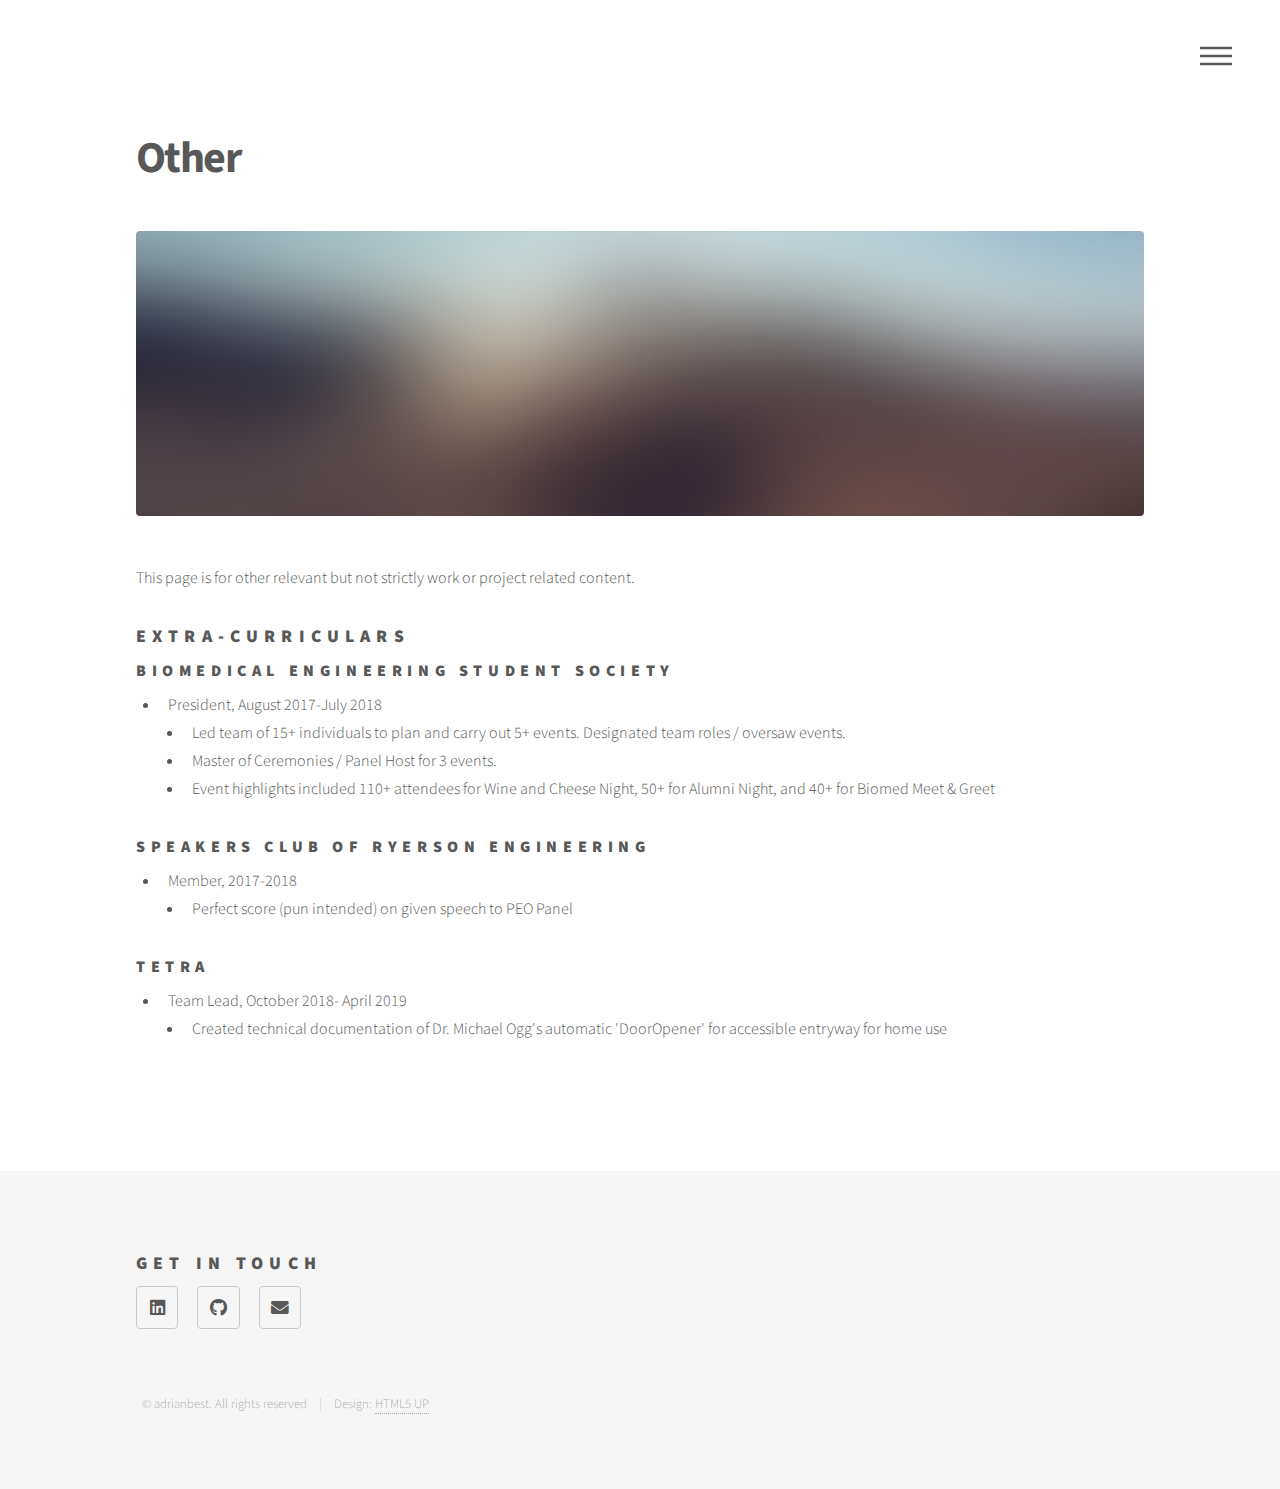
<file: other.html>
<!DOCTYPE HTML>
<!--
	Phantom by HTML5 UP
	html5up.net | @ajlkn
	Free for personal and commercial use under the CCA 3.0 license (html5up.net/license)
-->
<html>
	<head>
		<title>Adrian Best - Portfolio</title>
		<meta charset="utf-8" name="description" content="Adrian Best is a software developer with a variety of skills to solve your challenges." />
		<meta name="viewport" content="width=device-width, initial-scale=1, user-scalable=no" />
		<link rel="stylesheet" href="assets/css/main.css" />
		<noscript><link rel="stylesheet" href="assets/css/noscript.css" /></noscript>
	</head>
	<body class="is-preload">
		<!-- Wrapper -->
			<div id="wrapper">

				<!-- Header -->
					<header id="header">
						<div class="inner">
							<!-- Nav -->
								<nav>
									<ul>
										<li><a href="#menu">Menu</a></li>
									</ul>
								</nav>

						</div>
					</header>

				<!-- Menu -->
					<nav id="menu">
						<h2>Menu</h2>
						<ul>
							<li><a href="index.html">Home</a></li>
							<li><a href="aboutme.html">About Me</a></li>
							<li><a href="contact.html">Get In Touch</a></li>
						</ul>
					</nav>

				<!-- Main -->
					<div id="main">
						<div class="inner">
							<h1>Other</h1>
							<span class="image main"><img src="images/pic13.jpg" alt="" /></span>
							<p>This page is for other relevant but not strictly work or project related content.</p>
							<h2>Extra-Curriculars</h2>
							<h3>Biomedical Engineering Student Society</h3>
							<ul>
								<li>President, August 2017-July 2018</li>
								<ul>
									<li>Led team of 15+ individuals to plan and carry out 5+ events. Designated team roles / oversaw events.</li>
									<li>Master of Ceremonies / Panel Host for 3 events.</li>
									<li>Event highlights included 110+ attendees for Wine and Cheese Night, 50+ for Alumni Night, and 40+ for Biomed Meet & Greet</li>
								</ul>
							</ul>
							<h3>Speakers Club of Ryerson Engineering</h3>
							<ul>
								<li>Member, 2017-2018</li>
								<ul>
									<li>Perfect score (pun intended) on given speech to PEO Panel</li>
								</ul>
							</ul>
							<h3>Tetra</h3>
							<ul>
								<li>Team Lead, October 2018- April 2019</li>
								<ul>
									<li>Created technical documentation of Dr. Michael Ogg's automatic 'DoorOpener' for accessible entryway for home use</li>
								</ul>
							</ul>
						</div>
					</div>

				<!-- Footer -->
				<footer id="footer">
					<div class="inner">
						<section>
							<h2>Get in touch</h2>
							<ul class="icons">
								<li><a href="https://linkedin.com/in/adrian-best" target="_blank" class="icon brands style2 fa-linkedin"><span class="label">LinkedIn</span></a></li>
								<li><a href="https://github.com/adrian-best"  target="_blank"class="icon brands style2 fa-github"><span class="label">GitHub</span></a></li>
								<li><a href="mailto:adrian@mysix.com" class="icon solid style2 fa-envelope"><span class="label">Send email</span></a></li> 
							</ul>
						</section>
						<ul class="copyright">
							<li>&copy; adrianbest. All rights reserved</li><li>Design: <a href="http://html5up.net">HTML5 UP</a></li>
						</ul>
					</div>
				</footer>

			</div>

		<!-- Scripts -->
			<script src="assets/js/jquery.min.js"></script>
			<script src="assets/js/browser.min.js"></script>
			<script src="assets/js/breakpoints.min.js"></script>
			<script src="assets/js/util.js"></script>
			<script src="assets/js/main.js"></script>

	</body>
</html>
</file>
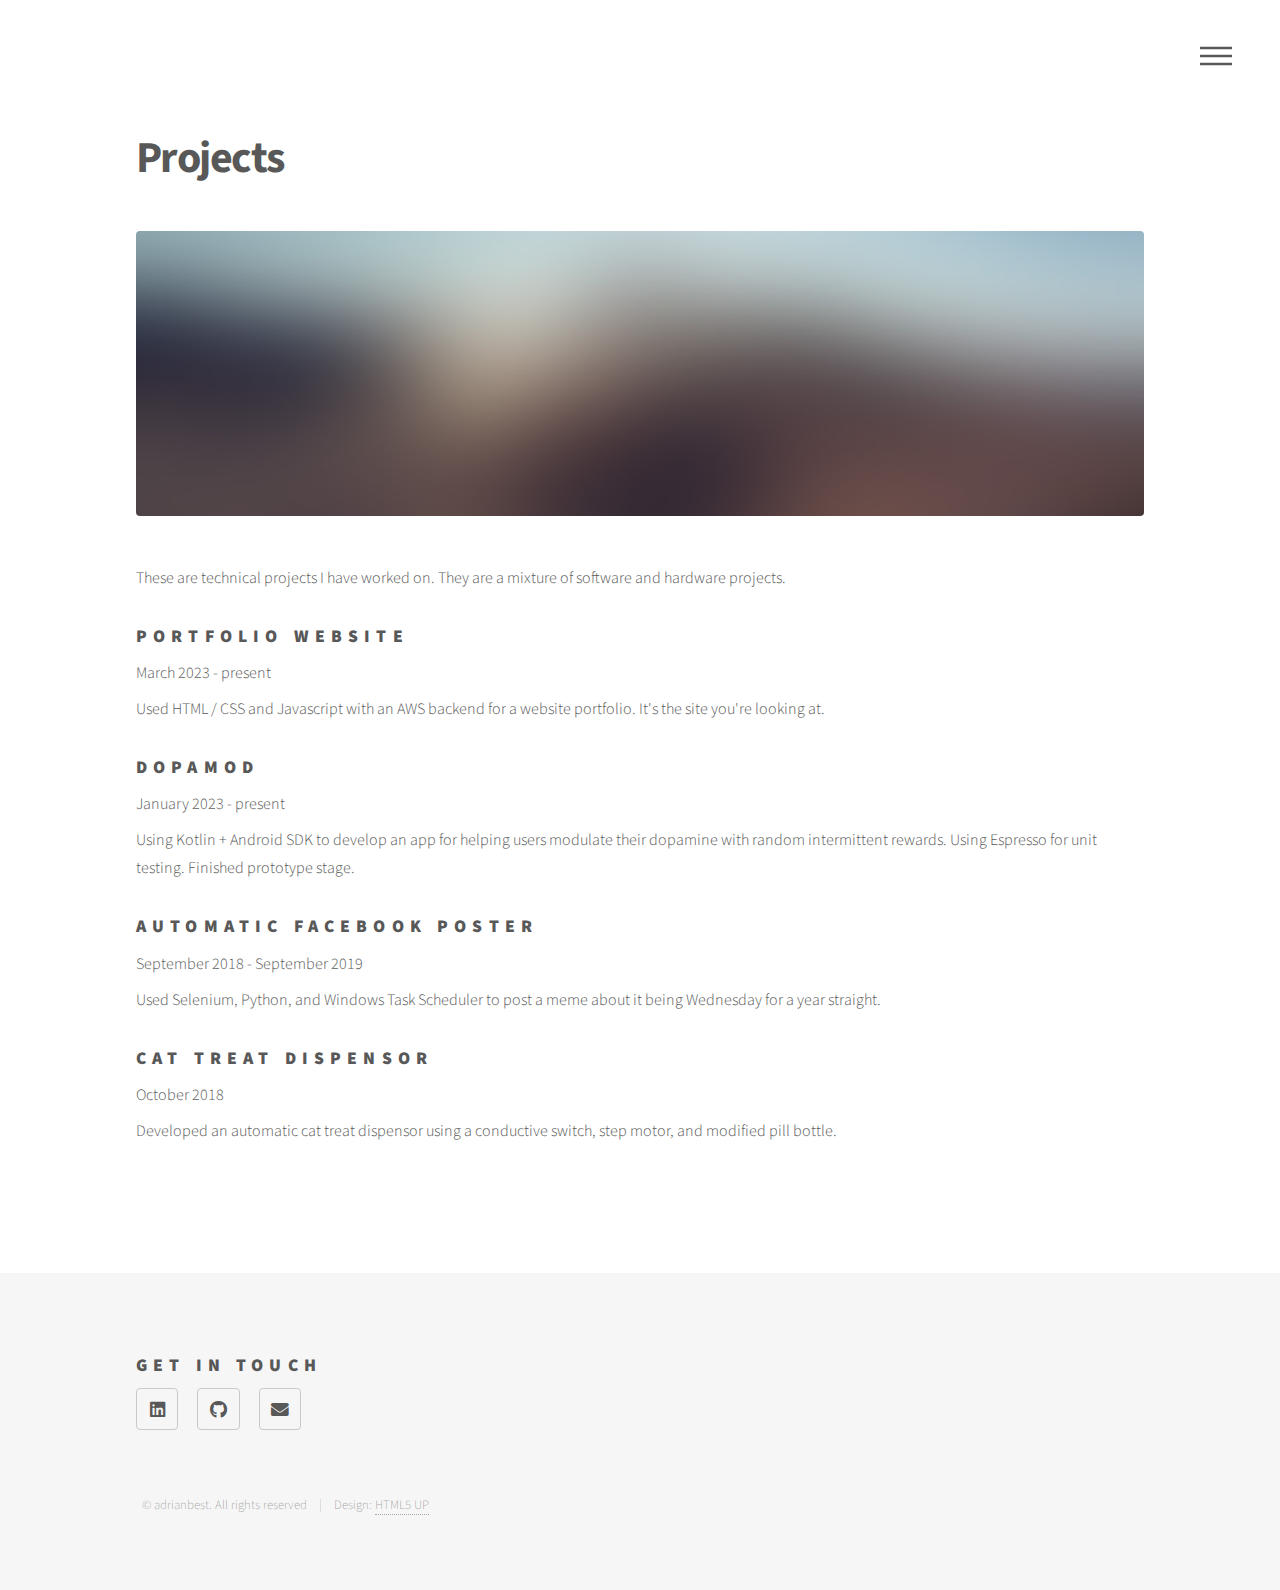
<file: projects.html>
<!DOCTYPE HTML>
<!--
	Phantom by HTML5 UP
	html5up.net | @ajlkn
	Free for personal and commercial use under the CCA 3.0 license (html5up.net/license)
-->
<html>
	<head>
		<title>Adrian Best - Portfolio</title>
		<meta charset="utf-8" name="description" content="Adrian Best is a software developer with a variety of skills to solve your challenges." />
		<meta name="viewport" content="width=device-width, initial-scale=1, user-scalable=no" />
		<link rel="stylesheet" href="assets/css/main.css" />
		<noscript><link rel="stylesheet" href="assets/css/noscript.css" /></noscript>
	</head>
	<body class="is-preload">
		<!-- Wrapper -->
			<div id="wrapper">

				<!-- Header -->
					<header id="header">
						<div class="inner">
							<!-- Nav -->
								<nav>
									<ul>
										<li><a href="#menu">Menu</a></li>
									</ul>
								</nav>

						</div>
					</header>

				<!-- Menu -->
					<nav id="menu">
						<h2>Menu</h2>
						<ul>
							<li><a href="index.html">Home</a></li>
							 
							<li><a href="aboutme.html">About Me</a></li>
							<li><a href="contact.html">Get In Touch</a></li>
						</ul>
					</nav>

				<!-- Main -->
					<div id="main">
						<div class="inner">
							<h1>Projects</h1>
							<span class="image main"><img src="images/pic13.jpg" alt="" /></span>
							<p>These are technical projects I have worked on. They are a mixture of software and hardware projects.</p>
							<h2 style="margin-top: 0; margin-bottom: 0.5em;">Portfolio Website</h2>
							<p style="margin-top: 0; margin-bottom: 0.5em;">March 2023 - present</p>
							<p> Used HTML / CSS and Javascript with an AWS backend for a website portfolio. It's the site you're looking at.</p>
							<h2 style="margin-top: 0; margin-bottom: 0.5em;">Dopamod</h2>
							<p style="margin-top: 0; margin-bottom: 0.5em;">January 2023 - present</p>
							<p>Using Kotlin + Android SDK to develop an app for helping users modulate their dopamine with random intermittent rewards. Using Espresso for unit testing. Finished prototype stage.</p>
							<h2 style="margin-top: 0; margin-bottom: 0.5em;">Automatic Facebook Poster</h2>
							<p style="margin-top: 0; margin-bottom: 0.5em;">September 2018 - September 2019</p>
							<p>Used Selenium, Python, and Windows Task Scheduler to post a meme about it being Wednesday for a year straight.</p>
							<h2 style="margin-top: 0; margin-bottom: 0.5em;">Cat Treat Dispensor</h2>
							<p style="margin-top: 0; margin-bottom: 0.5em;">October 2018</p>
							<p>Developed an automatic cat treat dispensor using a conductive switch, step motor, and modified pill bottle.</p>
						</div>
					</div>

				<!-- Footer -->
				<footer id="footer">
					<div class="inner">
						<section>
							<h2>Get in touch</h2>
							<ul class="icons">
								<li><a href="https://linkedin.com/in/adrian-best" target="_blank" class="icon brands style2 fa-linkedin"><span class="label">LinkedIn</span></a></li>
								<li><a href="https://github.com/adrian-best"  target="_blank"class="icon brands style2 fa-github"><span class="label">GitHub</span></a></li>
								<li><a href="mailto:adrian@mysix.com" class="icon solid style2 fa-envelope"><span class="label">Send email</span></a></li> 
							</ul>
						</section>
						<ul class="copyright">
							<li>&copy; adrianbest. All rights reserved</li><li>Design: <a href="http://html5up.net">HTML5 UP</a></li>
						</ul>
					</div>
				</footer>

			</div>

		<!-- Scripts -->
			<script src="assets/js/jquery.min.js"></script>
			<script src="assets/js/browser.min.js"></script>
			<script src="assets/js/breakpoints.min.js"></script>
			<script src="assets/js/util.js"></script>
			<script src="assets/js/main.js"></script>

	</body>
</html>
</file>
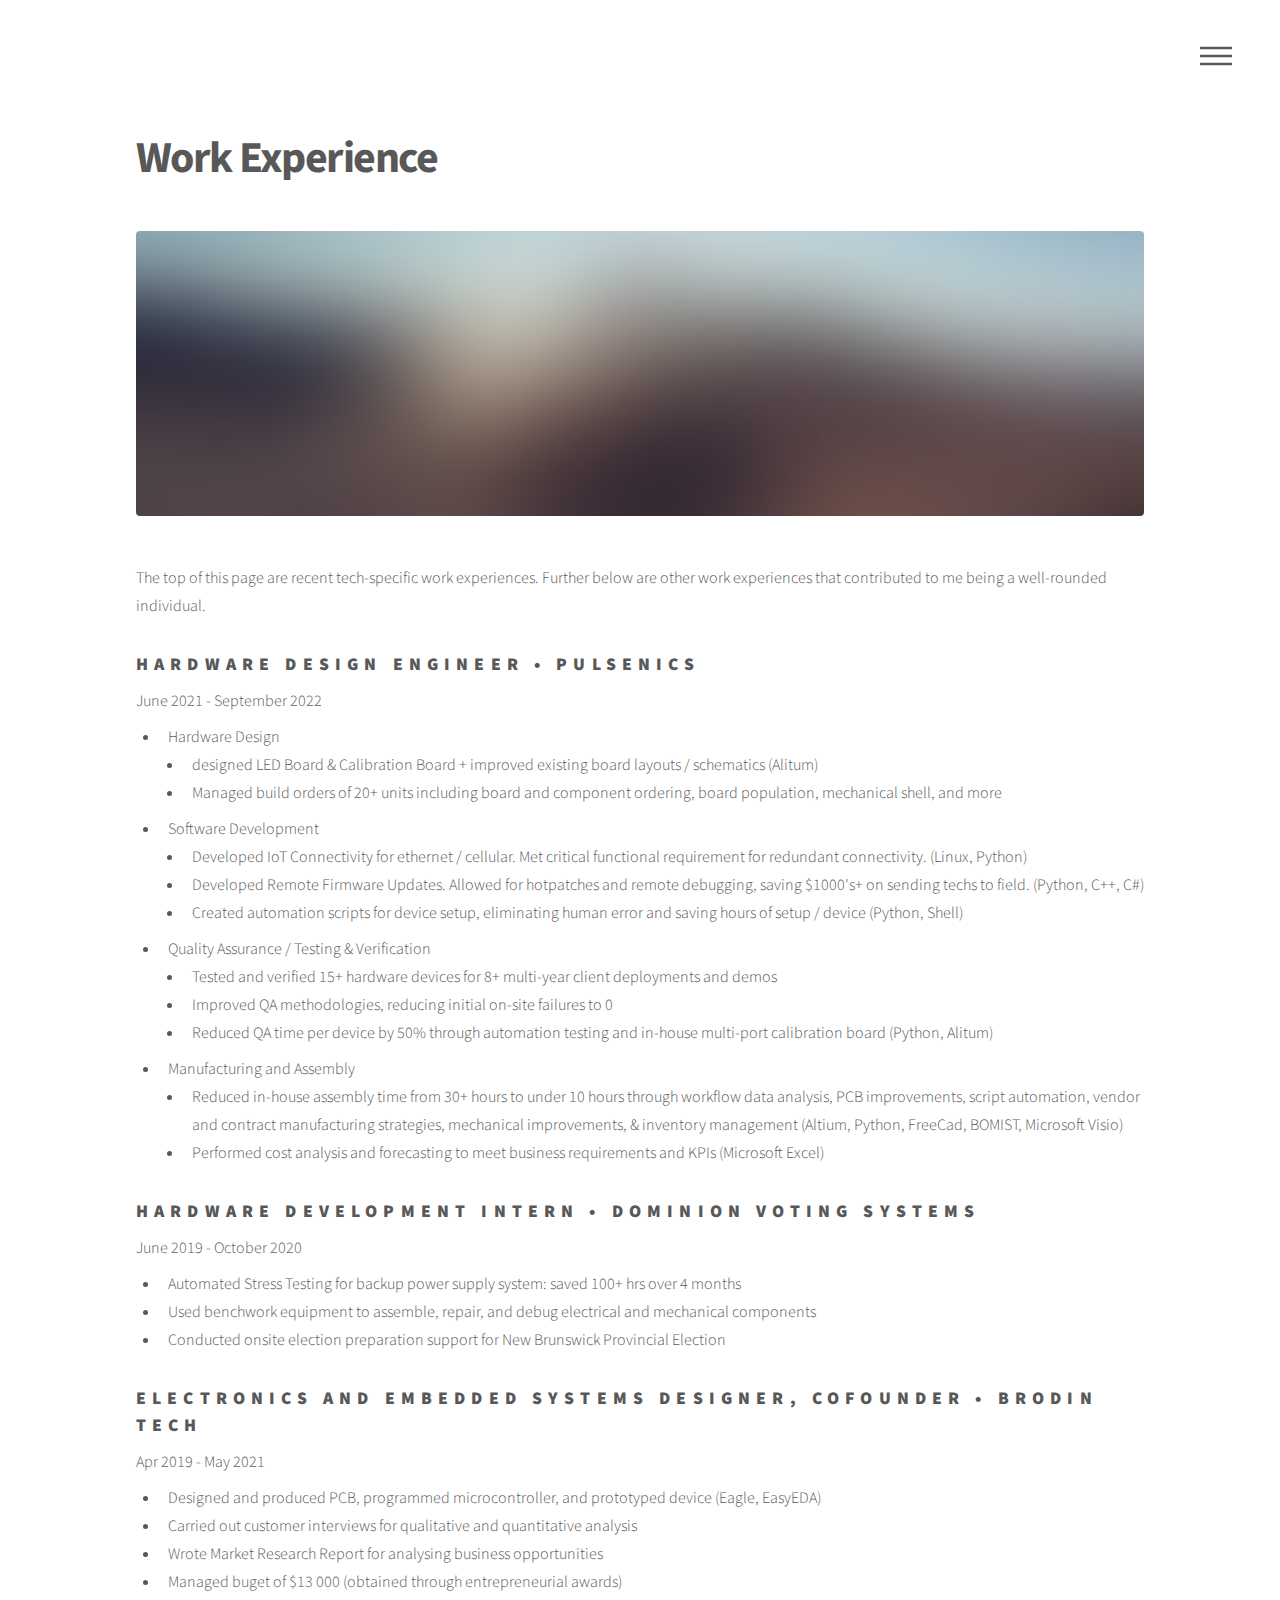
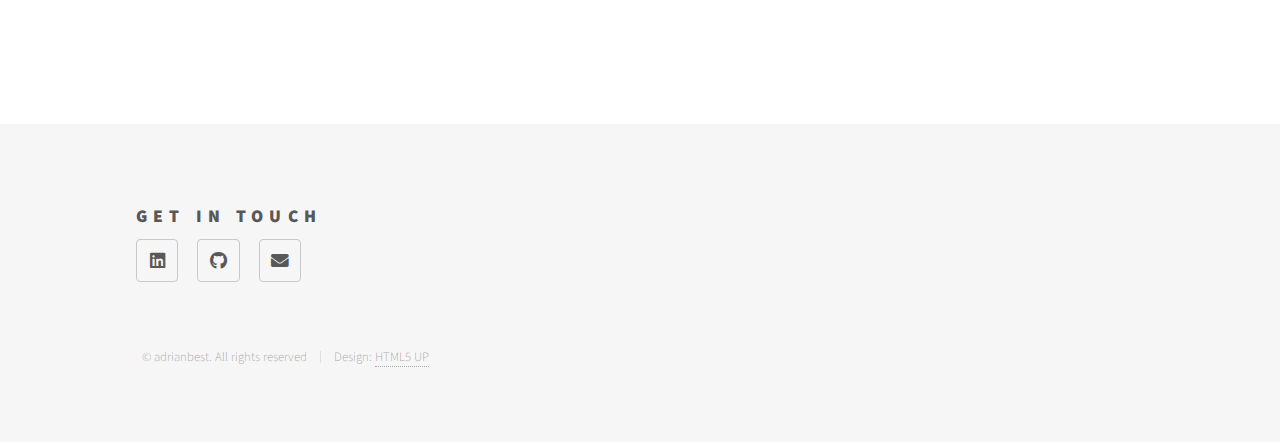
<file: work.html>
<!DOCTYPE HTML>
<!--
	Phantom by HTML5 UP
	html5up.net | @ajlkn
	Free for personal and commercial use under the CCA 3.0 license (html5up.net/license)
-->
<html>
	<head>
		<title>Adrian Best - Portfolio</title>
		<meta charset="utf-8" name="description" content="Adrian Best is a software developer with a variety of skills to solve your challenges." />
		<meta name="viewport" content="width=device-width, initial-scale=1, user-scalable=no" />
		<link rel="stylesheet" href="assets/css/main.css" />
		<noscript><link rel="stylesheet" href="assets/css/noscript.css" /></noscript>
	</head>
	<body class="is-preload">
		<!-- Wrapper -->
			<div id="wrapper">

				<!-- Header -->
					<header id="header">
						<div class="inner">
							<!-- Nav -->
								<nav>
									<ul>
										<li><a href="#menu">Menu</a></li>
									</ul>
								</nav>

						</div>
					</header>

				<!-- Menu -->
					<nav id="menu">
						<h2>Menu</h2>
						<ul>
							<li><a href="index.html">Home</a></li>
							 
							<li><a href="aboutme.html">About Me</a></li>
							<li><a href="contact.html">Get In Touch</a></li>
						</ul>
					</nav>

				<!-- Main -->
					<div id="main">
						<div class="inner">
							<h1>Work Experience</h1>
							<span class="image main"><img src="images/pic13.jpg" alt="" /></span>
							<p>The top of this page are recent tech-specific work experiences. Further below are other work experiences that contributed to me being a well-rounded individual.</p>
							
							<h2 style="margin-top: 0; margin-bottom: 0.5em;">Hardware Design Engineer • Pulsenics</h2>
							<p class="list">June 2021 - September 2022</p>
							<ul>
								<li>Hardware Design</li>
								<ul>
									<li>designed LED Board & Calibration Board + improved existing board layouts / schematics (Alitum)</li>
									<li>Managed build orders of 20+ units including board and component ordering, board population, mechanical shell, and more</li>
								</ul>

								<li>Software Development</li>
								<ul>
									<li>Developed IoT Connectivity for ethernet / cellular. Met critical functional requirement for redundant connectivity. (Linux, Python)</li>
									<li>Developed Remote Firmware Updates. Allowed for hotpatches and remote debugging, saving $1000's+ on sending techs to field. (Python, C++, C#)</li>
									<li>Created automation scripts for device setup, eliminating human error and saving hours of setup / device (Python, Shell)</li>
								</ul>

								<li>Quality Assurance / Testing & Verification</li>
								<ul>
									<li>Tested and verified 15+ hardware devices for 8+ multi-year client deployments and demos</li>
									<li>Improved QA methodologies, reducing initial on-site failures to 0</li>
									<li>Reduced QA time per device by 50% through automation testing and in-house multi-port calibration board (Python, Alitum)</li>
								</ul>

								<li>Manufacturing and Assembly</li>
								<ul>
									<li>Reduced in-house assembly time from 30+ hours to under 10 hours through workflow data analysis, PCB improvements, script automation, vendor and contract manufacturing strategies, mechanical improvements, & inventory management (Altium, Python, FreeCad, BOMIST, Microsoft Visio) </li>
									<li>Performed cost analysis and forecasting to meet business requirements and KPIs (Microsoft Excel)</li>
								</ul>
							</ul>


							<h2 style="margin-top: 0; margin-bottom: 0.5em;">Hardware Development Intern • Dominion Voting Systems</h2>
							<p class="list">June 2019 - October 2020</p>
							<ul>
								<li>Automated Stress Testing for backup power supply system: saved 100+ hrs over 4 months</li>
								<li>Used benchwork equipment to assemble, repair, and debug electrical and mechanical components</li>
								<li>Conducted onsite election preparation support for New Brunswick Provincial Election</li>
							</ul>


							<h2 style="margin-top: 0; margin-bottom: 0.5em;">Electronics and Embedded Systems Designer, Cofounder • Brodin Tech</h2>
							<p class="list">Apr 2019 - May 2021</p>
							<ul>
								<li>Designed and produced PCB, programmed microcontroller, and prototyped device (Eagle, EasyEDA)</li>
								<li>Carried out customer interviews for qualitative and quantitative analysis</li>
								<li>Wrote Market Research Report for analysing business opportunities</li>
								<li>Managed buget of $13 000 (obtained through entrepreneurial awards)</li>
							</ul>
						</div>
					</div>

				<!-- Footer -->
				<footer id="footer">
					<div class="inner">
						<section>
							<h2>Get in touch</h2>
							<ul class="icons">
								<li><a href="https://linkedin.com/in/adrian-best" target="_blank" class="icon brands style2 fa-linkedin"><span class="label">LinkedIn</span></a></li>
								<li><a href="https://github.com/adrian-best"  target="_blank"class="icon brands style2 fa-github"><span class="label">GitHub</span></a></li>
								<li><a href="mailto:adrian@mysix.com" class="icon solid style2 fa-envelope"><span class="label">Send email</span></a></li> 
							</ul>
						</section>
						<ul class="copyright">
							<li>&copy; adrianbest. All rights reserved</li><li>Design: <a href="http://html5up.net">HTML5 UP</a></li>
						</ul>
					</div>
				</footer>

			</div>

		<!-- Scripts -->
			<script src="assets/js/jquery.min.js"></script>
			<script src="assets/js/browser.min.js"></script>
			<script src="assets/js/breakpoints.min.js"></script>
			<script src="assets/js/util.js"></script>
			<script src="assets/js/main.js"></script>

	</body>
</html>
</file>
<file: assets/css/noscript.css>
/*
	Phantom by HTML5 UP
	html5up.net | @ajlkn
	Free for personal and commercial use under the CCA 3.0 license (html5up.net/license)
*/

/* Tiles */

	body.is-preload .tiles article {
		-moz-transform: none;
		-webkit-transform: none;
		-ms-transform: none;
		transform: none;
		opacity: 1;
	}
</file>
<file: assets/css/main.css>
@import url(fontawesome-all.min.css);
@import url("https://fonts.googleapis.com/css?family=Source+Sans+Pro:300,700,900");

/*
	Phantom by HTML5 UP
	html5up.net | @ajlkn
	Free for personal and commercial use under the CCA 3.0 license (html5up.net/license)
*/

html, body, div, span, applet, object,
iframe, h1, h2, h3, h4, h5, h6, p, blockquote,
pre, a, abbr, acronym, address, big, cite,
code, del, dfn, em, img, ins, kbd, q, s, samp,
small, strike, strong, sub, sup, tt, var, b,
u, i, center, dl, dt, dd, ol, ul, li, fieldset,
form, label, legend, table, caption, tbody,
tfoot, thead, tr, th, td, article, aside,
canvas, details, embed, figure, figcaption,
footer, header, hgroup, menu, nav, output, ruby,
section, summary, time, mark, audio, video {
	margin: 0;
	padding: 0;
	border: 0;
	font-size: 100%;
	font: inherit;
	vertical-align: baseline;}

article, aside, details, figcaption, figure,
footer, header, hgroup, menu, nav, section {
	display: block;}

body {
	line-height: 1;
}

ol, ul {
	list-style: none;
}

blockquote, q {
	quotes: none;
}

	blockquote:before, blockquote:after, q:before, q:after {
		content: '';
		content: none;
	}

table {
	border-collapse: collapse;
	border-spacing: 0;
}

body {
	-webkit-text-size-adjust: none;
}

mark {
	background-color: transparent;
	color: inherit;
}

input::-moz-focus-inner {
	border: 0;
	padding: 0;
}

input, select, textarea {
	-moz-appearance: none;
	-webkit-appearance: none;
	-ms-appearance: none;
	appearance: none;
}

/* Basic */

	@-ms-viewport {
		width: device-width;
	}

	body {
		-ms-overflow-style: scrollbar;
	}

	@media screen and (max-width: 480px) {

		html, body {
			min-width: 320px;
		}

	}

	html {
		box-sizing: border-box;
	}

	*, *:before, *:after {
		box-sizing: inherit;
	}

	body {
		background: #ffffffee;
	}

		body.is-preload *, body.is-preload *:before, body.is-preload *:after {
			-moz-animation: none !important;
			-webkit-animation: none !important;
			-ms-animation: none !important;
			animation: none !important;
			-moz-transition: none !important;
			-webkit-transition: none !important;
			-ms-transition: none !important;
			transition: none !important;
		}

/* Type */

	body, input, select, textarea {
		color: #585858;
		font-family: "Source Sans Pro", Helvetica, sans-serif;
		font-size: 16pt;
		font-weight: 300;
		line-height: 1.75;
	}

		@media screen and (max-width: 1680px) {

			body, input, select, textarea {
				font-size: 14pt;
			}

		}

		@media screen and (max-width: 1280px) {

			body, input, select, textarea {
				font-size: 12pt;
			}

		}

	a {
		-moz-transition: border-bottom-color 0.2s ease, color 0.2s ease;
		-webkit-transition: border-bottom-color 0.2s ease, color 0.2s ease;
		-ms-transition: border-bottom-color 0.2s ease, color 0.2s ease;
		transition: border-bottom-color 0.2s ease, color 0.2s ease;
		text-decoration: none;
		color: #585858;
		border-bottom: dotted 1px rgba(88, 88, 88, 0.5);
	}

		a:hover {
			border-bottom-color: transparent;
			color: #f2849e !important;
		}

	strong, b {
		font-weight: 900;
	}

	em, i {
		font-style: italic;
	}

	p {
		margin: 0 0 2em 0;
	}
	
	p.list {
		margin-top: 0;
		margin-bottom: 0.5em;
	}
	p.hackathons{
		margin-top: 0;
		margin-bottom: 0.25em;
		padding-left: 1em;
	}


	h1 {
		font-size: 2.75em;
		font-weight: 700;
		line-height: 1.3;
		margin: 0 0 1em 0;
		letter-spacing: -0.035em;
	}

		h1 a {
			color: inherit;
		}

		@media screen and (max-width: 736px) {

			h1 {
				font-size: 2em;
				margin: 0 0 1em 0;
			}

		}

		@media screen and (max-width: 360px) {

			h1 {
				font-size: 1.75em;
			}

		}

	h2, h3, h4, h5, h6 {
		font-weight: 900;
		line-height: 1.5;
		margin: 0 0 2em 0;
		text-transform: uppercase;
		letter-spacing: 0.35em;
	}

		h2 a, h3 a, h4 a, h5 a, h6 a {
			color: inherit;
		}

	h2 {
		font-size: 1.1em;
		margin-top: 0;
		margin-bottom: 0.5em;
	}

	h3 {
		font-size: 1em;
		margin-top: 0;
		margin-bottom: 0.5em;
	}

	h4 {
		font-size: 0.8em;
	}

	h5 {
		font-size: 0.8em;
	}

	h6 {
		font-size: 0.8em;
	}

	@media screen and (max-width: 980px) {

		h1 br, h2 br, h3 br, h4 br, h5 br, h6 br {
			display: none;
		}

	}

	@media screen and (max-width: 736px) {

		h2 {
			font-size: 1em;
		}

		h3 {
			font-size: 0.8em;
		}

	}

	sub {
		font-size: 0.8em;
		position: relative;
		top: 0.5em;
	}

	sup {
		font-size: 0.8em;
		position: relative;
		top: -0.5em;
	}

	blockquote {
		border-left: solid 4px #c9c9c9;
		font-style: italic;
		margin: 0 0 2em 0;
		padding: 0.5em 0 0.5em 2em;
	}

	code {
		background: rgba(144, 144, 144, 0.075);
		border-radius: 4px;
		border: solid 1px #c9c9c9;
		font-family: "Courier New", monospace;
		font-size: 0.9em;
		margin: 0 0.25em;
		padding: 0.25em 0.65em;
	}

	pre {
		-webkit-overflow-scrolling: touch;
		font-family: "Courier New", monospace;
		font-size: 0.9em;
		margin: 0 0 2em 0;
	}

		pre code {
			display: block;
			line-height: 1.75;
			padding: 1em 1.5em;
			overflow-x: auto;
		}

	hr {
		border: 0;
		border-bottom: solid 1px #c9c9c9;
		margin: 2em 0;
	}

		hr.major {
			margin: 3em 0;
		}

	.align-left {
		text-align: left;
	}

	.align-center {
		text-align: center;
	}

	.align-right {
		text-align: right;
	}

/* Row */

	.row {
		display: flex;
		flex-wrap: wrap;
		box-sizing: border-box;
		align-items: stretch;
	}

		.row > * {
			box-sizing: border-box;
		}

		.row.gtr-uniform > * > :last-child {
			margin-bottom: 0;
		}

		.row.aln-left {
			justify-content: flex-start;
		}

		.row.aln-center {
			justify-content: center;
		}

		.row.aln-right {
			justify-content: flex-end;
		}

		.row.aln-top {
			align-items: flex-start;
		}

		.row.aln-middle {
			align-items: center;
		}

		.row.aln-bottom {
			align-items: flex-end;
		}

		.row > .imp {
			order: -1;
		}

		.row > .col-1 {
			width: 8.33333%;
		}

		.row > .off-1 {
			margin-left: 8.33333%;
		}

		.row > .col-2 {
			width: 16.66667%;
		}

		.row > .off-2 {
			margin-left: 16.66667%;
		}

		.row > .col-3 {
			width: 25%;
		}

		.row > .off-3 {
			margin-left: 25%;
		}

		.row > .col-4 {
			width: 33.33333%;
		}

		.row > .off-4 {
			margin-left: 33.33333%;
		}

		.row > .col-5 {
			width: 41.66667%;
		}

		.row > .off-5 {
			margin-left: 41.66667%;
		}

		.row > .col-6 {
			width: 50%;
		}

		.row > .off-6 {
			margin-left: 50%;
		}

		.row > .col-7 {
			width: 58.33333%;
		}

		.row > .off-7 {
			margin-left: 58.33333%;
		}

		.row > .col-8 {
			width: 66.66667%;
		}

		.row > .off-8 {
			margin-left: 66.66667%;
		}

		.row > .col-9 {
			width: 75%;
		}

		.row > .off-9 {
			margin-left: 75%;
		}

		.row > .col-10 {
			width: 83.33333%;
		}

		.row > .off-10 {
			margin-left: 83.33333%;
		}

		.row > .col-11 {
			width: 91.66667%;
		}

		.row > .off-11 {
			margin-left: 91.66667%;
		}

		.row > .col-12 {
			width: 100%;
		}

		.row > .off-12 {
			margin-left: 100%;
		}

		.row.gtr-0 {
			margin-top: 0;
			margin-left: 0em;
		}

			.row.gtr-0 > * {
				padding: 0 0 0 0em;
			}

			.row.gtr-0.gtr-uniform {
				margin-top: 0em;
			}

				.row.gtr-0.gtr-uniform > * {
					padding-top: 0em;
				}

		.row.gtr-25 {
			margin-top: 0;
			margin-left: -0.5em;
		}

			.row.gtr-25 > * {
				padding: 0 0 0 0.5em;
			}

			.row.gtr-25.gtr-uniform {
				margin-top: -0.5em;
			}

				.row.gtr-25.gtr-uniform > * {
					padding-top: 0.5em;
				}

		.row.gtr-50 {
			margin-top: 0;
			margin-left: -1em;
		}

			.row.gtr-50 > * {
				padding: 0 0 0 1em;
			}

			.row.gtr-50.gtr-uniform {
				margin-top: -1em;
			}

				.row.gtr-50.gtr-uniform > * {
					padding-top: 1em;
				}

		.row {
			margin-top: 0;
			margin-left: -2em;
		}

			.row > * {
				padding: 0 0 0 2em;
			}

			.row.gtr-uniform {
				margin-top: -2em;
			}

				.row.gtr-uniform > * {
					padding-top: 2em;
				}

		.row.gtr-150 {
			margin-top: 0;
			margin-left: -3em;
		}

			.row.gtr-150 > * {
				padding: 0 0 0 3em;
			}

			.row.gtr-150.gtr-uniform {
				margin-top: -3em;
			}

				.row.gtr-150.gtr-uniform > * {
					padding-top: 3em;
				}

		.row.gtr-200 {
			margin-top: 0;
			margin-left: -4em;
		}

			.row.gtr-200 > * {
				padding: 0 0 0 4em;
			}

			.row.gtr-200.gtr-uniform {
				margin-top: -4em;
			}

				.row.gtr-200.gtr-uniform > * {
					padding-top: 4em;
				}

		@media screen and (max-width: 1680px) {

			.row {
				display: flex;
				flex-wrap: wrap;
				box-sizing: border-box;
				align-items: stretch;
			}

				.row > * {
					box-sizing: border-box;
				}

				.row.gtr-uniform > * > :last-child {
					margin-bottom: 0;
				}

				.row.aln-left {
					justify-content: flex-start;
				}

				.row.aln-center {
					justify-content: center;
				}

				.row.aln-right {
					justify-content: flex-end;
				}

				.row.aln-top {
					align-items: flex-start;
				}

				.row.aln-middle {
					align-items: center;
				}

				.row.aln-bottom {
					align-items: flex-end;
				}

				.row > .imp-xlarge {
					order: -1;
				}

				.row > .col-1-xlarge {
					width: 8.33333%;
				}

				.row > .off-1-xlarge {
					margin-left: 8.33333%;
				}

				.row > .col-2-xlarge {
					width: 16.66667%;
				}

				.row > .off-2-xlarge {
					margin-left: 16.66667%;
				}

				.row > .col-3-xlarge {
					width: 25%;
				}

				.row > .off-3-xlarge {
					margin-left: 25%;
				}

				.row > .col-4-xlarge {
					width: 33.33333%;
				}

				.row > .off-4-xlarge {
					margin-left: 33.33333%;
				}

				.row > .col-5-xlarge {
					width: 41.66667%;
				}

				.row > .off-5-xlarge {
					margin-left: 41.66667%;
				}

				.row > .col-6-xlarge {
					width: 50%;
				}

				.row > .off-6-xlarge {
					margin-left: 50%;
				}

				.row > .col-7-xlarge {
					width: 58.33333%;
				}

				.row > .off-7-xlarge {
					margin-left: 58.33333%;
				}

				.row > .col-8-xlarge {
					width: 66.66667%;
				}

				.row > .off-8-xlarge {
					margin-left: 66.66667%;
				}

				.row > .col-9-xlarge {
					width: 75%;
				}

				.row > .off-9-xlarge {
					margin-left: 75%;
				}

				.row > .col-10-xlarge {
					width: 83.33333%;
				}

				.row > .off-10-xlarge {
					margin-left: 83.33333%;
				}

				.row > .col-11-xlarge {
					width: 91.66667%;
				}

				.row > .off-11-xlarge {
					margin-left: 91.66667%;
				}

				.row > .col-12-xlarge {
					width: 100%;
				}

				.row > .off-12-xlarge {
					margin-left: 100%;
				}

				.row.gtr-0 {
					margin-top: 0;
					margin-left: 0em;
				}

					.row.gtr-0 > * {
						padding: 0 0 0 0em;
					}

					.row.gtr-0.gtr-uniform {
						margin-top: 0em;
					}

						.row.gtr-0.gtr-uniform > * {
							padding-top: 0em;
						}

				.row.gtr-25 {
					margin-top: 0;
					margin-left: -0.5em;
				}

					.row.gtr-25 > * {
						padding: 0 0 0 0.5em;
					}

					.row.gtr-25.gtr-uniform {
						margin-top: -0.5em;
					}

						.row.gtr-25.gtr-uniform > * {
							padding-top: 0.5em;
						}

				.row.gtr-50 {
					margin-top: 0;
					margin-left: -1em;
				}

					.row.gtr-50 > * {
						padding: 0 0 0 1em;
					}

					.row.gtr-50.gtr-uniform {
						margin-top: -1em;
					}

						.row.gtr-50.gtr-uniform > * {
							padding-top: 1em;
						}

				.row {
					margin-top: 0;
					margin-left: -2em;
				}

					.row > * {
						padding: 0 0 0 2em;
					}

					.row.gtr-uniform {
						margin-top: -2em;
					}

						.row.gtr-uniform > * {
							padding-top: 2em;
						}

				.row.gtr-150 {
					margin-top: 0;
					margin-left: -3em;
				}

					.row.gtr-150 > * {
						padding: 0 0 0 3em;
					}

					.row.gtr-150.gtr-uniform {
						margin-top: -3em;
					}

						.row.gtr-150.gtr-uniform > * {
							padding-top: 3em;
						}

				.row.gtr-200 {
					margin-top: 0;
					margin-left: -4em;
				}

					.row.gtr-200 > * {
						padding: 0 0 0 4em;
					}

					.row.gtr-200.gtr-uniform {
						margin-top: -4em;
					}

						.row.gtr-200.gtr-uniform > * {
							padding-top: 4em;
						}

		}

		@media screen and (max-width: 1280px) {

			.row {
				display: flex;
				flex-wrap: wrap;
				box-sizing: border-box;
				align-items: stretch;
			}

				.row > * {
					box-sizing: border-box;
				}

				.row.gtr-uniform > * > :last-child {
					margin-bottom: 0;
				}

				.row.aln-left {
					justify-content: flex-start;
				}

				.row.aln-center {
					justify-content: center;
				}

				.row.aln-right {
					justify-content: flex-end;
				}

				.row.aln-top {
					align-items: flex-start;
				}

				.row.aln-middle {
					align-items: center;
				}

				.row.aln-bottom {
					align-items: flex-end;
				}

				.row > .imp-large {
					order: -1;
				}

				.row > .col-1-large {
					width: 8.33333%;
				}

				.row > .off-1-large {
					margin-left: 8.33333%;
				}

				.row > .col-2-large {
					width: 16.66667%;
				}

				.row > .off-2-large {
					margin-left: 16.66667%;
				}

				.row > .col-3-large {
					width: 25%;
				}

				.row > .off-3-large {
					margin-left: 25%;
				}

				.row > .col-4-large {
					width: 33.33333%;
				}

				.row > .off-4-large {
					margin-left: 33.33333%;
				}

				.row > .col-5-large {
					width: 41.66667%;
				}

				.row > .off-5-large {
					margin-left: 41.66667%;
				}

				.row > .col-6-large {
					width: 50%;
				}

				.row > .off-6-large {
					margin-left: 50%;
				}

				.row > .col-7-large {
					width: 58.33333%;
				}

				.row > .off-7-large {
					margin-left: 58.33333%;
				}

				.row > .col-8-large {
					width: 66.66667%;
				}

				.row > .off-8-large {
					margin-left: 66.66667%;
				}

				.row > .col-9-large {
					width: 75%;
				}

				.row > .off-9-large {
					margin-left: 75%;
				}

				.row > .col-10-large {
					width: 83.33333%;
				}

				.row > .off-10-large {
					margin-left: 83.33333%;
				}

				.row > .col-11-large {
					width: 91.66667%;
				}

				.row > .off-11-large {
					margin-left: 91.66667%;
				}

				.row > .col-12-large {
					width: 100%;
				}

				.row > .off-12-large {
					margin-left: 100%;
				}

				.row.gtr-0 {
					margin-top: 0;
					margin-left: 0em;
				}

					.row.gtr-0 > * {
						padding: 0 0 0 0em;
					}

					.row.gtr-0.gtr-uniform {
						margin-top: 0em;
					}

						.row.gtr-0.gtr-uniform > * {
							padding-top: 0em;
						}

				.row.gtr-25 {
					margin-top: 0;
					margin-left: -0.5em;
				}

					.row.gtr-25 > * {
						padding: 0 0 0 0.5em;
					}

					.row.gtr-25.gtr-uniform {
						margin-top: -0.5em;
					}

						.row.gtr-25.gtr-uniform > * {
							padding-top: 0.5em;
						}

				.row.gtr-50 {
					margin-top: 0;
					margin-left: -1em;
				}

					.row.gtr-50 > * {
						padding: 0 0 0 1em;
					}

					.row.gtr-50.gtr-uniform {
						margin-top: -1em;
					}

						.row.gtr-50.gtr-uniform > * {
							padding-top: 1em;
						}

				.row {
					margin-top: 0;
					margin-left: -2em;
				}

					.row > * {
						padding: 0 0 0 2em;
					}

					.row.gtr-uniform {
						margin-top: -2em;
					}

						.row.gtr-uniform > * {
							padding-top: 2em;
						}

				.row.gtr-150 {
					margin-top: 0;
					margin-left: -3em;
				}

					.row.gtr-150 > * {
						padding: 0 0 0 3em;
					}

					.row.gtr-150.gtr-uniform {
						margin-top: -3em;
					}

						.row.gtr-150.gtr-uniform > * {
							padding-top: 3em;
						}

				.row.gtr-200 {
					margin-top: 0;
					margin-left: -4em;
				}

					.row.gtr-200 > * {
						padding: 0 0 0 4em;
					}

					.row.gtr-200.gtr-uniform {
						margin-top: -4em;
					}

						.row.gtr-200.gtr-uniform > * {
							padding-top: 4em;
						}

		}

		@media screen and (max-width: 980px) {

			.row {
				display: flex;
				flex-wrap: wrap;
				box-sizing: border-box;
				align-items: stretch;
			}

				.row > * {
					box-sizing: border-box;
				}

				.row.gtr-uniform > * > :last-child {
					margin-bottom: 0;
				}

				.row.aln-left {
					justify-content: flex-start;
				}

				.row.aln-center {
					justify-content: center;
				}

				.row.aln-right {
					justify-content: flex-end;
				}

				.row.aln-top {
					align-items: flex-start;
				}

				.row.aln-middle {
					align-items: center;
				}

				.row.aln-bottom {
					align-items: flex-end;
				}

				.row > .imp-medium {
					order: -1;
				}

				.row > .col-1-medium {
					width: 8.33333%;
				}

				.row > .off-1-medium {
					margin-left: 8.33333%;
				}

				.row > .col-2-medium {
					width: 16.66667%;
				}

				.row > .off-2-medium {
					margin-left: 16.66667%;
				}

				.row > .col-3-medium {
					width: 25%;
				}

				.row > .off-3-medium {
					margin-left: 25%;
				}

				.row > .col-4-medium {
					width: 33.33333%;
				}

				.row > .off-4-medium {
					margin-left: 33.33333%;
				}

				.row > .col-5-medium {
					width: 41.66667%;
				}

				.row > .off-5-medium {
					margin-left: 41.66667%;
				}

				.row > .col-6-medium {
					width: 50%;
				}

				.row > .off-6-medium {
					margin-left: 50%;
				}

				.row > .col-7-medium {
					width: 58.33333%;
				}

				.row > .off-7-medium {
					margin-left: 58.33333%;
				}

				.row > .col-8-medium {
					width: 66.66667%;
				}

				.row > .off-8-medium {
					margin-left: 66.66667%;
				}

				.row > .col-9-medium {
					width: 75%;
				}

				.row > .off-9-medium {
					margin-left: 75%;
				}

				.row > .col-10-medium {
					width: 83.33333%;
				}

				.row > .off-10-medium {
					margin-left: 83.33333%;
				}

				.row > .col-11-medium {
					width: 91.66667%;
				}

				.row > .off-11-medium {
					margin-left: 91.66667%;
				}

				.row > .col-12-medium {
					width: 100%;
				}

				.row > .off-12-medium {
					margin-left: 100%;
				}

				.row.gtr-0 {
					margin-top: 0;
					margin-left: 0em;
				}

					.row.gtr-0 > * {
						padding: 0 0 0 0em;
					}

					.row.gtr-0.gtr-uniform {
						margin-top: 0em;
					}

						.row.gtr-0.gtr-uniform > * {
							padding-top: 0em;
						}

				.row.gtr-25 {
					margin-top: 0;
					margin-left: -0.375em;
				}

					.row.gtr-25 > * {
						padding: 0 0 0 0.375em;
					}

					.row.gtr-25.gtr-uniform {
						margin-top: -0.375em;
					}

						.row.gtr-25.gtr-uniform > * {
							padding-top: 0.375em;
						}

				.row.gtr-50 {
					margin-top: 0;
					margin-left: -0.75em;
				}

					.row.gtr-50 > * {
						padding: 0 0 0 0.75em;
					}

					.row.gtr-50.gtr-uniform {
						margin-top: -0.75em;
					}

						.row.gtr-50.gtr-uniform > * {
							padding-top: 0.75em;
						}

				.row {
					margin-top: 0;
					margin-left: -1.5em;
				}

					.row > * {
						padding: 0 0 0 1.5em;
					}

					.row.gtr-uniform {
						margin-top: -1.5em;
					}

						.row.gtr-uniform > * {
							padding-top: 1.5em;
						}

				.row.gtr-150 {
					margin-top: 0;
					margin-left: -2.25em;
				}

					.row.gtr-150 > * {
						padding: 0 0 0 2.25em;
					}

					.row.gtr-150.gtr-uniform {
						margin-top: -2.25em;
					}

						.row.gtr-150.gtr-uniform > * {
							padding-top: 2.25em;
						}

				.row.gtr-200 {
					margin-top: 0;
					margin-left: -3em;
				}

					.row.gtr-200 > * {
						padding: 0 0 0 3em;
					}

					.row.gtr-200.gtr-uniform {
						margin-top: -3em;
					}

						.row.gtr-200.gtr-uniform > * {
							padding-top: 3em;
						}

		}

		@media screen and (max-width: 736px) {

			.row {
				display: flex;
				flex-wrap: wrap;
				box-sizing: border-box;
				align-items: stretch;
			}

				.row > * {
					box-sizing: border-box;
				}

				.row.gtr-uniform > * > :last-child {
					margin-bottom: 0;
				}

				.row.aln-left {
					justify-content: flex-start;
				}

				.row.aln-center {
					justify-content: center;
				}

				.row.aln-right {
					justify-content: flex-end;
				}

				.row.aln-top {
					align-items: flex-start;
				}

				.row.aln-middle {
					align-items: center;
				}

				.row.aln-bottom {
					align-items: flex-end;
				}

				.row > .imp-small {
					order: -1;
				}

				.row > .col-1-small {
					width: 8.33333%;
				}

				.row > .off-1-small {
					margin-left: 8.33333%;
				}

				.row > .col-2-small {
					width: 16.66667%;
				}

				.row > .off-2-small {
					margin-left: 16.66667%;
				}

				.row > .col-3-small {
					width: 25%;
				}

				.row > .off-3-small {
					margin-left: 25%;
				}

				.row > .col-4-small {
					width: 33.33333%;
				}

				.row > .off-4-small {
					margin-left: 33.33333%;
				}

				.row > .col-5-small {
					width: 41.66667%;
				}

				.row > .off-5-small {
					margin-left: 41.66667%;
				}

				.row > .col-6-small {
					width: 50%;
				}

				.row > .off-6-small {
					margin-left: 50%;
				}

				.row > .col-7-small {
					width: 58.33333%;
				}

				.row > .off-7-small {
					margin-left: 58.33333%;
				}

				.row > .col-8-small {
					width: 66.66667%;
				}

				.row > .off-8-small {
					margin-left: 66.66667%;
				}

				.row > .col-9-small {
					width: 75%;
				}

				.row > .off-9-small {
					margin-left: 75%;
				}

				.row > .col-10-small {
					width: 83.33333%;
				}

				.row > .off-10-small {
					margin-left: 83.33333%;
				}

				.row > .col-11-small {
					width: 91.66667%;
				}

				.row > .off-11-small {
					margin-left: 91.66667%;
				}

				.row > .col-12-small {
					width: 100%;
				}

				.row > .off-12-small {
					margin-left: 100%;
				}

				.row.gtr-0 {
					margin-top: 0;
					margin-left: 0em;
				}

					.row.gtr-0 > * {
						padding: 0 0 0 0em;
					}

					.row.gtr-0.gtr-uniform {
						margin-top: 0em;
					}

						.row.gtr-0.gtr-uniform > * {
							padding-top: 0em;
						}

				.row.gtr-25 {
					margin-top: 0;
					margin-left: -0.25em;
				}

					.row.gtr-25 > * {
						padding: 0 0 0 0.25em;
					}

					.row.gtr-25.gtr-uniform {
						margin-top: -0.25em;
					}

						.row.gtr-25.gtr-uniform > * {
							padding-top: 0.25em;
						}

				.row.gtr-50 {
					margin-top: 0;
					margin-left: -0.5em;
				}

					.row.gtr-50 > * {
						padding: 0 0 0 0.5em;
					}

					.row.gtr-50.gtr-uniform {
						margin-top: -0.5em;
					}

						.row.gtr-50.gtr-uniform > * {
							padding-top: 0.5em;
						}

				.row {
					margin-top: 0;
					margin-left: -1em;
				}

					.row > * {
						padding: 0 0 0 1em;
					}

					.row.gtr-uniform {
						margin-top: -1em;
					}

						.row.gtr-uniform > * {
							padding-top: 1em;
						}

				.row.gtr-150 {
					margin-top: 0;
					margin-left: -1.5em;
				}

					.row.gtr-150 > * {
						padding: 0 0 0 1.5em;
					}

					.row.gtr-150.gtr-uniform {
						margin-top: -1.5em;
					}

						.row.gtr-150.gtr-uniform > * {
							padding-top: 1.5em;
						}

				.row.gtr-200 {
					margin-top: 0;
					margin-left: -2em;
				}

					.row.gtr-200 > * {
						padding: 0 0 0 2em;
					}

					.row.gtr-200.gtr-uniform {
						margin-top: -2em;
					}

						.row.gtr-200.gtr-uniform > * {
							padding-top: 2em;
						}

		}

		@media screen and (max-width: 480px) {

			.row {
				display: flex;
				flex-wrap: wrap;
				box-sizing: border-box;
				align-items: stretch;
			}

				.row > * {
					box-sizing: border-box;
				}

				.row.gtr-uniform > * > :last-child {
					margin-bottom: 0;
				}

				.row.aln-left {
					justify-content: flex-start;
				}

				.row.aln-center {
					justify-content: center;
				}

				.row.aln-right {
					justify-content: flex-end;
				}

				.row.aln-top {
					align-items: flex-start;
				}

				.row.aln-middle {
					align-items: center;
				}

				.row.aln-bottom {
					align-items: flex-end;
				}

				.row > .imp-xsmall {
					order: -1;
				}

				.row > .col-1-xsmall {
					width: 8.33333%;
				}

				.row > .off-1-xsmall {
					margin-left: 8.33333%;
				}

				.row > .col-2-xsmall {
					width: 16.66667%;
				}

				.row > .off-2-xsmall {
					margin-left: 16.66667%;
				}

				.row > .col-3-xsmall {
					width: 25%;
				}

				.row > .off-3-xsmall {
					margin-left: 25%;
				}

				.row > .col-4-xsmall {
					width: 33.33333%;
				}

				.row > .off-4-xsmall {
					margin-left: 33.33333%;
				}

				.row > .col-5-xsmall {
					width: 41.66667%;
				}

				.row > .off-5-xsmall {
					margin-left: 41.66667%;
				}

				.row > .col-6-xsmall {
					width: 50%;
				}

				.row > .off-6-xsmall {
					margin-left: 50%;
				}

				.row > .col-7-xsmall {
					width: 58.33333%;
				}

				.row > .off-7-xsmall {
					margin-left: 58.33333%;
				}

				.row > .col-8-xsmall {
					width: 66.66667%;
				}

				.row > .off-8-xsmall {
					margin-left: 66.66667%;
				}

				.row > .col-9-xsmall {
					width: 75%;
				}

				.row > .off-9-xsmall {
					margin-left: 75%;
				}

				.row > .col-10-xsmall {
					width: 83.33333%;
				}

				.row > .off-10-xsmall {
					margin-left: 83.33333%;
				}

				.row > .col-11-xsmall {
					width: 91.66667%;
				}

				.row > .off-11-xsmall {
					margin-left: 91.66667%;
				}

				.row > .col-12-xsmall {
					width: 100%;
				}

				.row > .off-12-xsmall {
					margin-left: 100%;
				}

				.row.gtr-0 {
					margin-top: 0;
					margin-left: 0em;
				}

					.row.gtr-0 > * {
						padding: 0 0 0 0em;
					}

					.row.gtr-0.gtr-uniform {
						margin-top: 0em;
					}

						.row.gtr-0.gtr-uniform > * {
							padding-top: 0em;
						}

				.row.gtr-25 {
					margin-top: 0;
					margin-left: -0.25em;
				}

					.row.gtr-25 > * {
						padding: 0 0 0 0.25em;
					}

					.row.gtr-25.gtr-uniform {
						margin-top: -0.25em;
					}

						.row.gtr-25.gtr-uniform > * {
							padding-top: 0.25em;
						}

				.row.gtr-50 {
					margin-top: 0;
					margin-left: -0.5em;
				}

					.row.gtr-50 > * {
						padding: 0 0 0 0.5em;
					}

					.row.gtr-50.gtr-uniform {
						margin-top: -0.5em;
					}

						.row.gtr-50.gtr-uniform > * {
							padding-top: 0.5em;
						}

				.row {
					margin-top: 0;
					margin-left: -1em;
				}

					.row > * {
						padding: 0 0 0 1em;
					}

					.row.gtr-uniform {
						margin-top: -1em;
					}

						.row.gtr-uniform > * {
							padding-top: 1em;
						}

				.row.gtr-150 {
					margin-top: 0;
					margin-left: -1.5em;
				}

					.row.gtr-150 > * {
						padding: 0 0 0 1.5em;
					}

					.row.gtr-150.gtr-uniform {
						margin-top: -1.5em;
					}

						.row.gtr-150.gtr-uniform > * {
							padding-top: 1.5em;
						}

				.row.gtr-200 {
					margin-top: 0;
					margin-left: -2em;
				}

					.row.gtr-200 > * {
						padding: 0 0 0 2em;
					}

					.row.gtr-200.gtr-uniform {
						margin-top: -2em;
					}

						.row.gtr-200.gtr-uniform > * {
							padding-top: 2em;
						}

		}

/* Section/Article */

	section.special, article.special {
		text-align: center;
	}

	header p {
		margin-top: -1em;
	}

	@media screen and (max-width: 736px) {

		header p {
			margin-top: 0;
		}

	}

/* Icon */

	.icon {
		text-decoration: none;
		border-bottom: none;
		position: relative;
	}

		.icon:before {
			-moz-osx-font-smoothing: grayscale;
			-webkit-font-smoothing: antialiased;
			display: inline-block;
			font-style: normal;
			font-variant: normal;
			text-rendering: auto;
			line-height: 1;
			text-transform: none !important;
			font-family: 'Font Awesome 5 Free';
			font-weight: 400;
		}

		.icon > .label {
			display: none;
		}

		.icon:before {
			line-height: inherit;
		}

		.icon.solid:before {
			font-weight: 900;
		}

		.icon.brands:before {
			font-family: 'Font Awesome 5 Brands';
		}

		.icon.style2 {
			-moz-transition: background-color 0.2s ease-in-out, color 0.2s ease-in-out, border-color 0.2s ease-in-out;
			-webkit-transition: background-color 0.2s ease-in-out, color 0.2s ease-in-out, border-color 0.2s ease-in-out;
			-ms-transition: background-color 0.2s ease-in-out, color 0.2s ease-in-out, border-color 0.2s ease-in-out;
			transition: background-color 0.2s ease-in-out, color 0.2s ease-in-out, border-color 0.2s ease-in-out;
			background-color: transparent;
			border: solid 1px #c9c9c9;
			border-radius: 4px;
			width: 2.65em;
			height: 2.65em;
			display: inline-block;
			text-align: center;
			line-height: 2.65em;
			color: inherit;
		}

			.icon.style2:before {
				font-size: 1.1em;
			}

			.icon.style2:hover {
				color: #f2849e;
				border-color: #f2849e;
			}

			.icon.style2:active {
				background-color: rgba(242, 132, 158, 0.1);
			}

/* List */

	ol {
		list-style: decimal;
		margin: 0 0 2em 0;
		padding-left: 1.25em;
	}

		ol li {
			padding-left: 0.25em;
		}

	ul {
		list-style: disc;
		margin: 0 0 2em 0.5em;
		padding-left: 1em;
	}

		ul ul {
			margin-bottom: 0.5em
		}
		ul li {
			padding-left: 0.5em;
		}

		ul.alt {
			list-style: none;
			padding-left: 0;
		}

			ul.alt li {
				border-top: solid 1px #c9c9c9;
				padding: 0.5em 0;
			}

				ul.alt li:first-child {
					border-top: 0;
					padding-top: 0;
				}

	dl {
		margin: 0 0 2em 0;
	}

		dl dt {
			display: block;
			font-weight: 900;
			margin: 0 0 1em 0;
		}

		dl dd {
			margin-left: 2em;
		}

/* Actions */

	ul.actions {
		display: -moz-flex;
		display: -webkit-flex;
		display: -ms-flex;
		display: flex;
		cursor: default;
		list-style: none;
		margin-left: -1em;
		padding-left: 0;
	}

		ul.actions li {
			padding: 0 0 0 1em;
			vertical-align: middle;
		}

		ul.actions.special {
			-moz-justify-content: center;
			-webkit-justify-content: center;
			-ms-justify-content: center;
			justify-content: center;
			width: 100%;
			margin-left: 0;
		}

			ul.actions.special li:first-child {
				padding-left: 0;
			}

		ul.actions.stacked {
			-moz-flex-direction: column;
			-webkit-flex-direction: column;
			-ms-flex-direction: column;
			flex-direction: column;
			margin-left: 0;
		}

			ul.actions.stacked li {
				padding: 1.3em 0 0 0;
			}

				ul.actions.stacked li:first-child {
					padding-top: 0;
				}

		ul.actions.fit {
			width: calc(100% + 1em);
		}

			ul.actions.fit li {
				-moz-flex-grow: 1;
				-webkit-flex-grow: 1;
				-ms-flex-grow: 1;
				flex-grow: 1;
				-moz-flex-shrink: 1;
				-webkit-flex-shrink: 1;
				-ms-flex-shrink: 1;
				flex-shrink: 1;
				width: 100%;
			}

				ul.actions.fit li > * {
					width: 100%;
				}

			ul.actions.fit.stacked {
				width: 100%;
			}

		@media screen and (max-width: 480px) {

			ul.actions:not(.fixed) {
				-moz-flex-direction: column;
				-webkit-flex-direction: column;
				-ms-flex-direction: column;
				flex-direction: column;
				margin-left: 0;
				width: 100% !important;
			}

				ul.actions:not(.fixed) li {
					-moz-flex-grow: 1;
					-webkit-flex-grow: 1;
					-ms-flex-grow: 1;
					flex-grow: 1;
					-moz-flex-shrink: 1;
					-webkit-flex-shrink: 1;
					-ms-flex-shrink: 1;
					flex-shrink: 1;
					padding: 1em 0 0 0;
					text-align: center;
					width: 100%;
				}

					ul.actions:not(.fixed) li > * {
						width: 100%;
					}

					ul.actions:not(.fixed) li:first-child {
						padding-top: 0;
					}

					ul.actions:not(.fixed) li input[type="submit"],
					ul.actions:not(.fixed) li input[type="reset"],
					ul.actions:not(.fixed) li input[type="button"],
					ul.actions:not(.fixed) li button,
					ul.actions:not(.fixed) li .button {
						width: 100%;
					}

						ul.actions:not(.fixed) li input[type="submit"].icon:before,
						ul.actions:not(.fixed) li input[type="reset"].icon:before,
						ul.actions:not(.fixed) li input[type="button"].icon:before,
						ul.actions:not(.fixed) li button.icon:before,
						ul.actions:not(.fixed) li .button.icon:before {
							margin-left: -0.5rem;
						}

		}

/* Icons */

	ul.icons {
		cursor: default;
		list-style: none;
		padding-left: 0;
		margin: -1em 0 2em -1em;
	}

		ul.icons li {
			display: inline-block;
			padding: 1em 0 0 1em;
		}

/* Form */

	form {
		margin: 0 0 2em 0;
		overflow-x: hidden;
	}

		form > :last-child {
			margin-bottom: 0;
		}

		form > .fields {
			display: -moz-flex;
			display: -webkit-flex;
			display: -ms-flex;
			display: flex;
			-moz-flex-wrap: wrap;
			-webkit-flex-wrap: wrap;
			-ms-flex-wrap: wrap;
			flex-wrap: wrap;
			width: calc(100% + 3em);
			margin: -1.5em 0 2em -1.5em;
		}

			form > .fields > .field {
				-moz-flex-grow: 0;
				-webkit-flex-grow: 0;
				-ms-flex-grow: 0;
				flex-grow: 0;
				-moz-flex-shrink: 0;
				-webkit-flex-shrink: 0;
				-ms-flex-shrink: 0;
				flex-shrink: 0;
				padding: 1.5em 0 0 1.5em;
				width: calc(100% - 1.5em);
			}

				form > .fields > .field.half {
					width: calc(50% - 0.75em);
				}

				form > .fields > .field.third {
					width: calc(100%/3 - 0.5em);
				}

				form > .fields > .field.quarter {
					width: calc(25% - 0.375em);
				}

		@media screen and (max-width: 480px) {

			form > .fields {
				width: calc(100% + 3em);
				margin: -1.5em 0 2em -1.5em;
			}

				form > .fields > .field {
					padding: 1.5em 0 0 1.5em;
					width: calc(100% - 1.5em);
				}

					form > .fields > .field.half {
						width: calc(100% - 1.5em);
					}

					form > .fields > .field.third {
						width: calc(100% - 1.5em);
					}

					form > .fields > .field.quarter {
						width: calc(100% - 1.5em);
					}

		}

	label {
		display: block;
		font-size: 0.9em;
		font-weight: 900;
		margin: 0 0 1em 0;
	}

	input[type="text"],
	input[type="password"],
	input[type="email"],
	input[type="tel"],
	select,
	textarea {
		-moz-appearance: none;
		-webkit-appearance: none;
		-ms-appearance: none;
		appearance: none;
		background-color: transparent;
		border: none;
		border-radius: 0;
		border-bottom: solid 1px #c9c9c9;
		color: inherit;
		display: block;
		outline: 0;
		padding: 0;
		text-decoration: none;
		width: 100%;
	}

		input[type="text"]:invalid,
		input[type="password"]:invalid,
		input[type="email"]:invalid,
		input[type="tel"]:invalid,
		select:invalid,
		textarea:invalid {
			box-shadow: none;
		}

		input[type="text"]:focus,
		input[type="password"]:focus,
		input[type="email"]:focus,
		input[type="tel"]:focus,
		select:focus,
		textarea:focus {
			border-bottom-color: #f2849e;
			box-shadow: inset 0 -1px 0 0 #f2849e;
		}

	select {
		background-image: url("data:image/svg+xml;charset=utf8,%3Csvg xmlns='http://www.w3.org/2000/svg' width='40' height='40' preserveAspectRatio='none' viewBox='0 0 40 40'%3E%3Cpath d='M9.4,12.3l10.4,10.4l10.4-10.4c0.2-0.2,0.5-0.4,0.9-0.4c0.3,0,0.6,0.1,0.9,0.4l3.3,3.3c0.2,0.2,0.4,0.5,0.4,0.9 c0,0.4-0.1,0.6-0.4,0.9L20.7,31.9c-0.2,0.2-0.5,0.4-0.9,0.4c-0.3,0-0.6-0.1-0.9-0.4L4.3,17.3c-0.2-0.2-0.4-0.5-0.4-0.9 c0-0.4,0.1-0.6,0.4-0.9l3.3-3.3c0.2-0.2,0.5-0.4,0.9-0.4S9.1,12.1,9.4,12.3z' fill='%23c9c9c9' /%3E%3C/svg%3E");
		background-size: 1.25rem;
		background-repeat: no-repeat;
		background-position: calc(100% - 1rem) center;
		height: 3em;
		padding-right: 3em;
		text-overflow: ellipsis;
	}

		select option {
			background: #ffffff;
		}

		select:focus::-ms-value {
			background-color: transparent;
		}

		select::-ms-expand {
			display: none;
		}

	input[type="text"],
	input[type="password"],
	input[type="email"],
	select {
		height: 3em;
	}

	textarea {
		padding: 0;
		min-height: 3.75em;
	}

	input[type="checkbox"],
	input[type="radio"] {
		-moz-appearance: none;
		-webkit-appearance: none;
		-ms-appearance: none;
		appearance: none;
		display: block;
		float: left;
		margin-right: -2em;
		opacity: 0;
		width: 1em;
		z-index: -1;
	}

		input[type="checkbox"] + label,
		input[type="radio"] + label {
			text-decoration: none;
			color: #585858;
			cursor: pointer;
			display: inline-block;
			font-size: 1em;
			font-weight: 300;
			padding-left: 2.55em;
			padding-right: 0.75em;
			position: relative;
		}

			input[type="checkbox"] + label:before,
			input[type="radio"] + label:before {
				-moz-osx-font-smoothing: grayscale;
				-webkit-font-smoothing: antialiased;
				display: inline-block;
				font-style: normal;
				font-variant: normal;
				text-rendering: auto;
				line-height: 1;
				text-transform: none !important;
				font-family: 'Font Awesome 5 Free';
				font-weight: 900;
			}

			input[type="checkbox"] + label:before,
			input[type="radio"] + label:before {
				border-radius: 4px;
				border: solid 1px #c9c9c9;
				content: '';
				display: inline-block;
				font-size: 0.8em;
				height: 2.25em;
				left: 0;
				line-height: 2.25em;
				position: absolute;
				text-align: center;
				top: 0;
				width: 2.25em;
			}

		input[type="checkbox"]:checked + label:before,
		input[type="radio"]:checked + label:before {
			background: #585858;
			border-color: #585858;
			color: #ffffff;
			content: '\f00c';
		}

		input[type="checkbox"]:focus + label:before,
		input[type="radio"]:focus + label:before {
			border-color: #f2849e;
			box-shadow: 0 0 0 1px #f2849e;
		}

	input[type="checkbox"] + label:before {
		border-radius: 4px;
	}

	input[type="radio"] + label:before {
		border-radius: 100%;
	}

/* Box */

	.box {
		border-radius: 4px;
		border: solid 1px #c9c9c9;
		margin-bottom: 2em;
		padding: 1.5em;
	}

		.box > :last-child,
		.box > :last-child > :last-child,
		.box > :last-child > :last-child > :last-child {
			margin-bottom: 0;
		}

		.box.alt {
			border: 0;
			border-radius: 0;
			padding: 0;
		}

/* Image */

	.image {
		border-radius: 4px;
		border: 0;
		display: inline-block;
		position: relative;
	}

		.image img {
			border-radius: 4px;
			display: block;
		}

		.image.left, .image.right {
			max-width: 40%;
		}

			.image.left img, .image.right img {
				width: 100%;
			}

		.image.left {
			float: left;
			padding: 0 1.5em 1em 0;
			top: 0.25em;
		}

		.image.right {
			float: right;
			padding: 0 0 1em 1.5em;
			top: 0.25em;
		}

		.image.fit {
			display: block;
			margin: 0 0 2em 0;
			width: 100%;
		}

			.image.fit img {
				width: 100%;
			}

		.image.main {
			display: block;
			margin: 0 0 3em 0;
			width: 100%;
		}

			.image.main img {
				width: 100%;
			}

			@media screen and (max-width: 736px) {

				.image.main {
					margin: 0 0 2em 0;
				}

			}

/* Table */

	.table-wrapper {
		-webkit-overflow-scrolling: touch;
		overflow-x: auto;
	}

	table {
		margin: 0 0 2em 0;
		width: 100%;
	}

		table tbody tr {
			border: solid 1px #c9c9c9;
			border-left: 0;
			border-right: 0;
		}

			table tbody tr:nth-child(2n + 1) {
				background-color: rgba(144, 144, 144, 0.075);
			}

		table td {
			padding: 0.75em 0.75em;
		}

		table th {
			font-size: 0.9em;
			font-weight: 900;
			padding: 0 0.75em 0.75em 0.75em;
			text-align: left;
		}

		table thead {
			border-bottom: solid 2px #c9c9c9;
		}

		table tfoot {
			border-top: solid 2px #c9c9c9;
		}

		table.alt {
			border-collapse: separate;
		}

			table.alt tbody tr td {
				border: solid 1px #c9c9c9;
				border-left-width: 0;
				border-top-width: 0;
			}

				table.alt tbody tr td:first-child {
					border-left-width: 1px;
				}

			table.alt tbody tr:first-child td {
				border-top-width: 1px;
			}

			table.alt thead {
				border-bottom: 0;
			}

			table.alt tfoot {
				border-top: 0;
			}

/* Button */

	input[type="submit"],
	input[type="reset"],
	input[type="button"],
	button,
	.button {
		-moz-appearance: none;
		-webkit-appearance: none;
		-ms-appearance: none;
		appearance: none;
		-moz-transition: background-color 0.2s ease-in-out, color 0.2s ease-in-out, box-shadow 0.2s ease-in-out;
		-webkit-transition: background-color 0.2s ease-in-out, color 0.2s ease-in-out, box-shadow 0.2s ease-in-out;
		-ms-transition: background-color 0.2s ease-in-out, color 0.2s ease-in-out, box-shadow 0.2s ease-in-out;
		transition: background-color 0.2s ease-in-out, color 0.2s ease-in-out, box-shadow 0.2s ease-in-out;
		background-color: transparent;
		border-radius: 4px;
		border: 0;
		box-shadow: inset 0 0 0 2px #585858;
		color: #585858 !important;
		cursor: pointer;
		display: inline-block;
		font-size: 0.8em;
		font-weight: 900;
		height: 3.5em;
		letter-spacing: 0.35em;
		line-height: 3.45em;
		overflow: hidden;
		padding: 0 1.25em 0 1.6em;
		text-align: center;
		text-decoration: none;
		text-overflow: ellipsis;
		text-transform: uppercase;
		white-space: nowrap;
	}

		input[type="submit"].icon:before,
		input[type="reset"].icon:before,
		input[type="button"].icon:before,
		button.icon:before,
		.button.icon:before {
			margin-right: 0.5em;
		}

		input[type="submit"].fit,
		input[type="reset"].fit,
		input[type="button"].fit,
		button.fit,
		.button.fit {
			width: 100%;
		}

		input[type="submit"]:hover,
		input[type="reset"]:hover,
		input[type="button"]:hover,
		button:hover,
		.button:hover {
			color: #f2849e !important;
			box-shadow: inset 0 0 0 2px #f2849e;
		}

		input[type="submit"]:active,
		input[type="reset"]:active,
		input[type="button"]:active,
		button:active,
		.button:active {
			background-color: rgba(242, 132, 158, 0.1);
		}

		input[type="submit"].small,
		input[type="reset"].small,
		input[type="button"].small,
		button.small,
		.button.small {
			font-size: 0.6em;
		}

		input[type="submit"].large,
		input[type="reset"].large,
		input[type="button"].large,
		button.large,
		.button.large {
			font-size: 1em;
		}

		input[type="submit"].primary,
		input[type="reset"].primary,
		input[type="button"].primary,
		button.primary,
		.button.primary {
			box-shadow: none;
			background-color: #585858;
			color: #ffffff !important;
		}

			input[type="submit"].primary:hover,
			input[type="reset"].primary:hover,
			input[type="button"].primary:hover,
			button.primary:hover,
			.button.primary:hover {
				background-color: #f2849e;
			}

			input[type="submit"].primary:active,
			input[type="reset"].primary:active,
			input[type="button"].primary:active,
			button.primary:active,
			.button.primary:active {
				background-color: #ee5f81;
			}

		input[type="submit"].disabled, input[type="submit"]:disabled,
		input[type="reset"].disabled,
		input[type="reset"]:disabled,
		input[type="button"].disabled,
		input[type="button"]:disabled,
		button.disabled,
		button:disabled,
		.button.disabled,
		.button:disabled {
			pointer-events: none;
			opacity: 0.25;
		}

/* Tiles */

	.tiles {
		display: -moz-flex;
		display: -webkit-flex;
		display: -ms-flex;
		display: flex;
		-moz-flex-wrap: wrap;
		-webkit-flex-wrap: wrap;
		-ms-flex-wrap: wrap;
		flex-wrap: wrap;
		postiion: relative;
		margin: -2.5em 0 0 -2.5em;
	}

		.tiles article {
			-moz-transition: -moz-transform 0.5s ease, opacity 0.5s ease;
			-webkit-transition: -webkit-transform 0.5s ease, opacity 0.5s ease;
			-ms-transition: -ms-transform 0.5s ease, opacity 0.5s ease;
			transition: transform 0.5s ease, opacity 0.5s ease;
			position: relative;
			width: calc(33.33333% - 2.5em);
			margin: 2.5em 0 0 2.5em;
		}

			.tiles article > .image {
				-moz-transition: -moz-transform 0.5s ease;
				-webkit-transition: -webkit-transform 0.5s ease;
				-ms-transition: -ms-transform 0.5s ease;
				transition: transform 0.5s ease;
				position: relative;
				display: block;
				width: 100%;
				border-radius: 4px;
				overflow: hidden;
			}

				.tiles article > .image img {
					display: block;
					width: 100%;
				}

				.tiles article > .image:before {
					pointer-events: none;
					-moz-transition: background-color 0.5s ease, opacity 0.5s ease;
					-webkit-transition: background-color 0.5s ease, opacity 0.5s ease;
					-ms-transition: background-color 0.5s ease, opacity 0.5s ease;
					transition: background-color 0.5s ease, opacity 0.5s ease;
					content: '';
					display: block;
					position: absolute;
					top: 0;
					left: 0;
					width: 100%;
					height: 100%;
					opacity: 1.0;
					z-index: 1;
					opacity: 0.8;
				}

				.tiles article > .image:after {
					pointer-events: none;
					-moz-transition: opacity 0.5s ease;
					-webkit-transition: opacity 0.5s ease;
					-ms-transition: opacity 0.5s ease;
					transition: opacity 0.5s ease;
					content: '';
					display: block;
					position: absolute;
					top: 0;
					left: 0;
					width: 100%;
					height: 100%;
					background-image: url("data:image/svg+xml;charset=utf8,%3Csvg xmlns='http://www.w3.org/2000/svg' width='100' height='100' viewBox='0 0 100 100' preserveAspectRatio='none'%3E%3Cstyle%3Eline %7B stroke-width: 0.25px%3B stroke: %23ffffff%3B %7D%3C/style%3E%3Cline x1='0' y1='0' x2='100' y2='100' /%3E%3Cline x1='100' y1='0' x2='0' y2='100' /%3E%3C/svg%3E");
					background-position: center;
					background-repeat: no-repeat;
					background-size: 100% 100%;
					opacity: 0.25;
					z-index: 2;
				}

			.tiles article > a {
				display: -moz-flex;
				display: -webkit-flex;
				display: -ms-flex;
				display: flex;
				-moz-flex-direction: column;
				-webkit-flex-direction: column;
				-ms-flex-direction: column;
				flex-direction: column;
				-moz-align-items: center;
				-webkit-align-items: center;
				-ms-align-items: center;
				align-items: center;
				-moz-justify-content: center;
				-webkit-justify-content: center;
				-ms-justify-content: center;
				justify-content: center;
				-moz-transition: background-color 0.5s ease, -moz-transform 0.5s ease;
				-webkit-transition: background-color 0.5s ease, -webkit-transform 0.5s ease;
				-ms-transition: background-color 0.5s ease, -ms-transform 0.5s ease;
				transition: background-color 0.5s ease, transform 0.5s ease;
				position: absolute;
				top: 0;
				left: 0;
				width: 100%;
				height: 100%;
				padding: 1em;
				border-radius: 4px;
				border-bottom: 0;
				color: #ffffff;
				text-align: center;
				text-decoration: none;
				z-index: 3;
			}

				.tiles article > a > :last-child {
					margin: 0;
				}

				.tiles article > a:hover {
					color: #ffffff !important;
				}

				.tiles article > a h2 {
					margin: 0;
				}

				.tiles article > a .content {
					-moz-transition: max-height 0.5s ease, opacity 0.5s ease;
					-webkit-transition: max-height 0.5s ease, opacity 0.5s ease;
					-ms-transition: max-height 0.5s ease, opacity 0.5s ease;
					transition: max-height 0.5s ease, opacity 0.5s ease;
					width: 100%;
					max-height: 0;
					line-height: 1.5;
					margin-top: 0.35em;
					opacity: 0;
				}

					.tiles article > a .content > :last-child {
						margin-bottom: 0;
					}

			.tiles article.style1 > .image:before {
				background-color: #f2849e;
			}

			.tiles article.style2 > .image:before {
				background-color: #7ecaf6;
			}

			.tiles article.style3 > .image:before {
				background-color: #7bd0c1;
			}

			.tiles article.style4 > .image:before {
				background-color: #c75b9b;
			}

			.tiles article.style5 > .image:before {
				background-color: #ae85ca;
			}

			.tiles article.style6 > .image:before {
				background-color: #8499e7;
			}

			body:not(.is-touch) .tiles article:hover > .image {
				-moz-transform: scale(1.1);
				-webkit-transform: scale(1.1);
				-ms-transform: scale(1.1);
				transform: scale(1.1);
			}

				body:not(.is-touch) .tiles article:hover > .image:before {
					background-color: #333333;
					opacity: 0.35;
				}

				body:not(.is-touch) .tiles article:hover > .image:after {
					opacity: 0;
				}

			body:not(.is-touch) .tiles article:hover .content {
				max-height: 15em;
				opacity: 1;
			}

		* + .tiles {
			margin-top: 2em;
		}

		body.is-preload .tiles article {
			-moz-transform: scale(0.9);
			-webkit-transform: scale(0.9);
			-ms-transform: scale(0.9);
			transform: scale(0.9);
			opacity: 0;
		}

		body.is-touch .tiles article .content {
			max-height: 15em;
			opacity: 1;
		}

		@media screen and (max-width: 1280px) {

			.tiles {
				margin: -1.25em 0 0 -1.25em;
			}

				.tiles article {
					width: calc(33.33333% - 1.25em);
					margin: 1.25em 0 0 1.25em;
				}

		}

		@media screen and (max-width: 980px) {

			.tiles {
				margin: -2.5em 0 0 -2.5em;
			}

				.tiles article {
					width: calc(50% - 2.5em);
					margin: 2.5em 0 0 2.5em;
				}

		}

		@media screen and (max-width: 736px) {

			.tiles {
				margin: -1.25em 0 0 -1.25em;
			}

				.tiles article {
					width: calc(50% - 1.25em);
					margin: 1.25em 0 0 1.25em;
				}

					.tiles article:hover > .image {
						-moz-transform: scale(1.0);
						-webkit-transform: scale(1.0);
						-ms-transform: scale(1.0);
						transform: scale(1.0);
					}

		}

		@media screen and (max-width: 480px) {

			.tiles {
				margin: 0;
			}

				.tiles article {
					width: 100%;
					margin: 1.25em 0 0 0;
				}

		}

/* Header */

	#header {
		padding: 8em 0 0.1em 0 ;
	}

		#header .logo {
			display: block;
			border-bottom: 0;
			color: inherit;
			font-weight: 900;
			letter-spacing: 0.35em;
			margin: 0 0 2.5em 0;
			text-decoration: none;
			text-transform: uppercase;
			display: inline-block;
		}

			#header .logo > * {
				display: inline-block;
				vertical-align: middle;
			}

			#header .logo .symbol {
				margin-right: 0.65em;
			}

				#header .logo .symbol img {
					display: block;
					width: 2em;
					height: 2em;
				}

		#header nav {
			position: fixed;
			right: 2em;
			top: 2em;
			z-index: 10000;
		}

			#header nav ul {
				display: -moz-flex;
				display: -webkit-flex;
				display: -ms-flex;
				display: flex;
				-moz-align-items: center;
				-webkit-align-items: center;
				-ms-align-items: center;
				align-items: center;
				list-style: none;
				margin: 0;
				padding: 0;
			}

				#header nav ul li {
					display: block;
					padding: 0;
				}

					#header nav ul li a {
						display: block;
						position: relative;
						height: 3em;
						line-height: 3em;
						padding: 0 1.5em;
						background-color: rgba(255, 255, 255, 0.5);
						border-radius: 4px;
						border: 0;
						font-size: 0.8em;
						font-weight: 900;
						letter-spacing: 0.35em;
						text-transform: uppercase;
					}

					#header nav ul li a[href="#menu"] {
						-webkit-tap-highlight-color: transparent;
						width: 4em;
						text-indent: 4em;
						font-size: 1em;
						overflow: hidden;
						padding: 0;
						white-space: nowrap;
					}

						#header nav ul li a[href="#menu"]:before, #header nav ul li a[href="#menu"]:after {
							-moz-transition: opacity 0.2s ease;
							-webkit-transition: opacity 0.2s ease;
							-ms-transition: opacity 0.2s ease;
							transition: opacity 0.2s ease;
							content: '';
							display: block;
							position: absolute;
							top: 0;
							left: 0;
							width: 100%;
							height: 100%;
							background-position: center;
							background-repeat: no-repeat;
							background-size: 2em 2em;
						}

						#header nav ul li a[href="#menu"]:before {
							background-image: url("data:image/svg+xml;charset=utf8,%3Csvg xmlns='http://www.w3.org/2000/svg' width='100' height='100' viewBox='0 0 100 100' preserveAspectRatio='none'%3E%3Cstyle%3Eline %7B stroke-width: 8px%3B stroke: %23f2849e%3B %7D%3C/style%3E%3Cline x1='0' y1='25' x2='100' y2='25' /%3E%3Cline x1='0' y1='50' x2='100' y2='50' /%3E%3Cline x1='0' y1='75' x2='100' y2='75' /%3E%3C/svg%3E");
							opacity: 0;
						}

						#header nav ul li a[href="#menu"]:after {
							background-image: url("data:image/svg+xml;charset=utf8,%3Csvg xmlns='http://www.w3.org/2000/svg' width='100' height='100' viewBox='0 0 100 100' preserveAspectRatio='none'%3E%3Cstyle%3Eline %7B stroke-width: 8px%3B stroke: %23585858%3B %7D%3C/style%3E%3Cline x1='0' y1='25' x2='100' y2='25' /%3E%3Cline x1='0' y1='50' x2='100' y2='50' /%3E%3Cline x1='0' y1='75' x2='100' y2='75' /%3E%3C/svg%3E");
							opacity: 1;
						}

						#header nav ul li a[href="#menu"]:hover:before {
							opacity: 1;
						}

						#header nav ul li a[href="#menu"]:hover:after {
							opacity: 0;
						}

		@media screen and (max-width: 736px) {

			#header {
				padding: 4em 0 0.1em 0 ;
			}

				#header nav {
					right: 0.5em;
					top: 0.5em;
				}

					#header nav ul li a[href="#menu"]:before, #header nav ul li a[href="#menu"]:after {
						background-size: 1.5em 1.5em;
					}

		}

/* Menu */

	#wrapper {
		-moz-transition: opacity 0.45s ease;
		-webkit-transition: opacity 0.45s ease;
		-ms-transition: opacity 0.45s ease;
		transition: opacity 0.45s ease;
		opacity: 1;
	}

	#menu {
		-moz-transform: translateX(22em);
		-webkit-transform: translateX(22em);
		-ms-transform: translateX(22em);
		transform: translateX(22em);
		-moz-transition: -moz-transform 0.45s ease, visibility 0.45s;
		-webkit-transition: -webkit-transform 0.45s ease, visibility 0.45s;
		-ms-transition: -ms-transform 0.45s ease, visibility 0.45s;
		transition: transform 0.45s ease, visibility 0.45s;
		position: fixed;
		top: 0;
		right: 0;
		width: 22em;
		max-width: 80%;
		height: 100%;
		-webkit-overflow-scrolling: touch;
		background: #585858;
		color: #ffffff;
		cursor: default;
		visibility: hidden;
		z-index: 10002;
	}

		#menu > .inner {
			-moz-transition: opacity 0.45s ease;
			-webkit-transition: opacity 0.45s ease;
			-ms-transition: opacity 0.45s ease;
			transition: opacity 0.45s ease;
			-webkit-overflow-scrolling: touch;
			position: absolute;
			top: 0;
			left: 0;
			width: 100%;
			height: 100%;
			padding: 2.75em;
			opacity: 0;
			overflow-y: auto;
		}

			#menu > .inner > ul {
				list-style: none;
				margin: 0 0 1em 0;
				padding: 0;
			}

				#menu > .inner > ul > li {
					padding: 0;
					border-top: solid 1px rgba(255, 255, 255, 0.15);
				}

					#menu > .inner > ul > li a {
						display: block;
						padding: 1em 0;
						line-height: 1.5;
						border: 0;
						color: inherit;
					}

					#menu > .inner > ul > li:first-child {
						border-top: 0;
						margin-top: -1em;
					}

		#menu > .close {
			-moz-transition: opacity 0.45s ease, -moz-transform 0.45s ease;
			-webkit-transition: opacity 0.45s ease, -webkit-transform 0.45s ease;
			-ms-transition: opacity 0.45s ease, -ms-transform 0.45s ease;
			transition: opacity 0.45s ease, transform 0.45s ease;
			-moz-transform: scale(0.25) rotate(180deg);
			-webkit-transform: scale(0.25) rotate(180deg);
			-ms-transform: scale(0.25) rotate(180deg);
			transform: scale(0.25) rotate(180deg);
			-webkit-tap-highlight-color: transparent;
			display: block;
			position: absolute;
			top: 2em;
			left: -6em;
			width: 6em;
			text-indent: 6em;
			height: 3em;
			border: 0;
			font-size: 1em;
			opacity: 0;
			overflow: hidden;
			padding: 0;
			white-space: nowrap;
		}

			#menu > .close:before, #menu > .close:after {
				-moz-transition: opacity 0.2s ease;
				-webkit-transition: opacity 0.2s ease;
				-ms-transition: opacity 0.2s ease;
				transition: opacity 0.2s ease;
				content: '';
				display: block;
				position: absolute;
				top: 0;
				left: 0;
				width: 100%;
				height: 100%;
				background-position: center;
				background-repeat: no-repeat;
				background-size: 2em 2em;
			}

			#menu > .close:before {
				background-image: url("data:image/svg+xml;charset=utf8,%3Csvg xmlns='http://www.w3.org/2000/svg' width='100' height='100' viewBox='0 0 100 100' preserveAspectRatio='none'%3E%3Cstyle%3Eline %7B stroke-width: 8px%3B stroke: %23f2849e%3B %7D%3C/style%3E%3Cline x1='15' y1='15' x2='85' y2='85' /%3E%3Cline x1='85' y1='15' x2='15' y2='85' /%3E%3C/svg%3E");
				opacity: 0;
			}

			#menu > .close:after {
				background-image: url("data:image/svg+xml;charset=utf8,%3Csvg xmlns='http://www.w3.org/2000/svg' width='100' height='100' viewBox='0 0 100 100' preserveAspectRatio='none'%3E%3Cstyle%3Eline %7B stroke-width: 8px%3B stroke: %23585858%3B %7D%3C/style%3E%3Cline x1='15' y1='15' x2='85' y2='85' /%3E%3Cline x1='85' y1='15' x2='15' y2='85' /%3E%3C/svg%3E");
				opacity: 1;
			}

			#menu > .close:hover:before {
				opacity: 1;
			}

			#menu > .close:hover:after {
				opacity: 0;
			}

		@media screen and (max-width: 736px) {

			#menu {
				-moz-transform: translateX(16.5em);
				-webkit-transform: translateX(16.5em);
				-ms-transform: translateX(16.5em);
				transform: translateX(16.5em);
				width: 16.5em;
			}

				#menu > .inner {
					padding: 2.75em 1.5em;
				}

				#menu > .close {
					top: 0.5em;
					left: -4.25em;
					width: 4.25em;
					text-indent: 4.25em;
				}

					#menu > .close:before, #menu > .close:after {
						background-size: 1.5em 1.5em;
					}

		}

	body.is-menu-visible #wrapper {
		pointer-events: none;
		cursor: default;
		opacity: 0.25;
	}

	body.is-menu-visible #menu {
		-moz-transform: translateX(0);
		-webkit-transform: translateX(0);
		-ms-transform: translateX(0);
		transform: translateX(0);
		visibility: visible;
	}

		body.is-menu-visible #menu > * {
			opacity: 1;
		}

		body.is-menu-visible #menu .close {
			-moz-transform: scale(1.0) rotate(0deg);
			-webkit-transform: scale(1.0) rotate(0deg);
			-ms-transform: scale(1.0) rotate(0deg);
			transform: scale(1.0) rotate(0deg);
			opacity: 1;
		}

/* Main */

	#main {
		padding: 0em 0 6em 0 ;
	}

		@media screen and (max-width: 736px) {

			#main {
				padding: 0em 0 4em 0 ;
			}

		}

/* Footer */

	#footer {
		padding: 5em 0 6em 0 ;
		background-color: #f6f6f6;
	}

		#footer > .inner {
			display: -moz-flex;
			display: -webkit-flex;
			display: -ms-flex;
			display: flex;
			-moz-flex-wrap: wrap;
			-webkit-flex-wrap: wrap;
			-ms-flex-wrap: wrap;
			flex-wrap: wrap;
			-moz-flex-direction: row;
			-webkit-flex-direction: row;
			-ms-flex-direction: row;
			flex-direction: row;
		}

			#footer > .inner > * > :last-child {
				margin-bottom: 0;
			}

			#footer > .inner section:nth-child(1) {
				width: calc(66% - 2.5em);
				margin-right: 2.5em;
			}

			#footer > .inner section:nth-child(2) {
				width: calc(33% - 2.5em);
				margin-left: 2.5em;
			}

			#footer > .inner .copyright {
				width: 100%;
				padding: 0;
				margin-top: 5em;
				list-style: none;
				font-size: 0.8em;
				color: rgba(88, 88, 88, 0.5);
			}

				#footer > .inner .copyright a {
					color: inherit;
				}

				#footer > .inner .copyright li {
					display: inline-block;
					border-left: solid 1px rgba(88, 88, 88, 0.15);
					line-height: 1;
					padding: 0 0 0 1em;
					margin: 0 0 0 1em;
				}

					#footer > .inner .copyright li:first-child {
						border-left: 0;
						padding-left: 0;
						margin-left: 0;
					}

		@media screen and (max-width: 1280px) {

			#footer {
				padding: 5em 0 3em 0 ;
			}

				#footer > .inner section:nth-child(1) {
					width: calc(66% - 1.25em);
					margin-right: 1.25em;
				}

				#footer > .inner section:nth-child(2) {
					width: calc(33% - 1.25em);
					margin-left: 1.25em;
				}

		}

		@media screen and (max-width: 980px) {

			#footer > .inner section:nth-child(1) {
				width: 66%;
				margin-right: 0;
			}

			#footer > .inner section:nth-child(2) {
				width: calc(33% - 2.5em);
				margin-left: 2.5em;
			}

		}

		@media screen and (max-width: 736px) {

			#footer {
				padding: 3em 0 1em 0 ;
			}

				#footer > .inner {
					-moz-flex-direction: column;
					-webkit-flex-direction: column;
					-ms-flex-direction: column;
					flex-direction: column;
				}

					#footer > .inner section:nth-child(1) {
						width: 100%;
						margin-right: 0;
						margin: 3em 0 0 0;
					}

					#footer > .inner section:nth-child(2) {
						-moz-order: -1;
						-webkit-order: -1;
						-ms-order: -1;
						order: -1;
						width: 100%;
						margin-left: 0;
					}

					#footer > .inner .copyright {
						margin-top: 3em;
					}

		}

		@media screen and (max-width: 480px) {

			#footer > .inner .copyright {
				margin-top: 3em;
			}

				#footer > .inner .copyright li {
					border-left: 0;
					padding-left: 0;
					margin: 0.75em 0 0 0;
					display: block;
					line-height: inherit;
				}

					#footer > .inner .copyright li:first-child {
						margin-top: 0;
					}

		}

/* Wrapper */

	#wrapper > * > .inner {
		width: 100%;
		max-width: 68em;
		margin: 0 auto;
		padding: 0 2.5em;
	}

		@media screen and (max-width: 736px) {

			#wrapper > * > .inner {
				padding: 0 1.25em;
			}

		}
</file>
